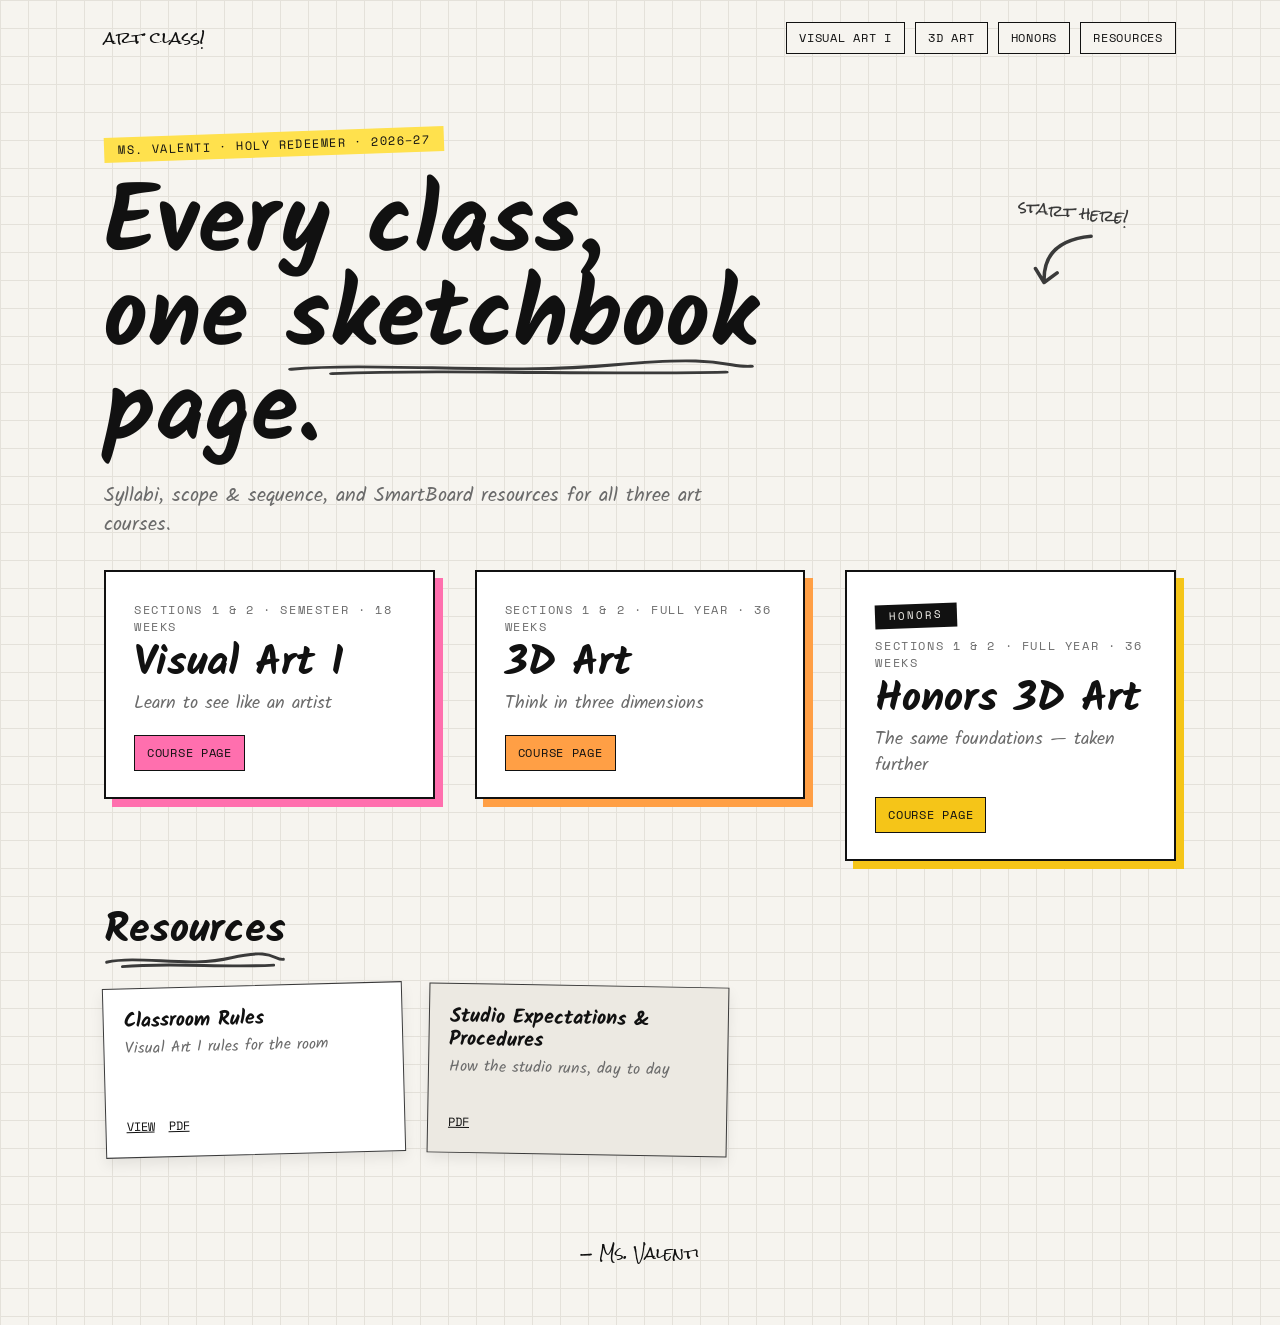
<file: index.html>
<!DOCTYPE html>
<html lang="en">
<head>
<meta charset="UTF-8">
<meta name="viewport" content="width=device-width, initial-scale=1.0">
<title>Art Class — Holy Redeemer</title>
<link rel="preconnect" href="https://fonts.googleapis.com">
<link rel="preconnect" href="https://fonts.gstatic.com" crossorigin>
<link href="https://fonts.googleapis.com/css2?family=Kalam:wght@400;700&family=Space+Mono&family=Rock+Salt&display=swap" rel="stylesheet">
<link rel="stylesheet" href="sketchbook.css">
</head>
<body>

<nav><div class="wrap"><a class="brand" href="#top">art class!</a><ul>
<li><a class="tab" href="#visual-art-i">Visual Art I</a></li>
<li><a class="tab" href="#3d-art">3D Art</a></li>
<li><a class="tab" href="#honors">Honors</a></li>
<li><a class="tab" href="#resources">Resources</a></li></ul></div></nav>

<header class="hero" id="top"><div class="wrap" style="position:relative">
<span class="tape">Ms. Valenti · Holy Redeemer · 2026–27</span>
<h1>Every class,<br>one <em>sketchbook
<svg class="dd" viewBox="0 0 300 30" preserveAspectRatio="none" style="left:0;bottom:-10px;width:100%;height:22px"><path d="M4 18 C 60 8, 140 26, 210 12 S 280 16, 296 14 M30 24 C 110 18, 200 26, 280 22" stroke="#3A3A3A" stroke-width="4"/></svg>
</em> page.</h1>
<p>Syllabi, scope &amp; sequence, and SmartBoard resources for all three art courses.</p>
<div class="note">start here!<svg class="dd" viewBox="0 0 80 60"><path d="M60 4 C 30 10, 14 26, 18 54 M8 42 L18 55 L30 44" stroke="#3A3A3A" stroke-width="3.5"/></svg></div>
</div></header>

<main class="wrap">
<div class="courses three">

<section class="page va" id="visual-art-i">
<div class="tag">Sections 1 &amp; 2 · Semester · 18 weeks</div>
<h2>Visual Art I</h2>
<div class="sub">Learn to see like an artist</div>
<div class="btns"><a class="pop" href="foundations/index.html">Course Page</a></div>
</section>

<section class="page td" id="3d-art">
<div class="tag">Sections 1 &amp; 2 · Full year · 36 weeks</div>
<h2>3D Art</h2>
<div class="sub">Think in three dimensions</div>
<div class="btns"><a class="pop" href="3d-art/index.html">Course Page</a></div>
</section>

<section class="page hn" id="honors">
<div><span class="tape-honors">Honors</span></div>
<div class="tag">Sections 1 &amp; 2 · Full year · 36 weeks</div>
<h2>Honors 3D Art</h2>
<div class="sub">The same foundations — taken further</div>
<div class="btns"><a class="pop" href="honors-3d/index.html">Course Page</a></div>
</section>

</div>

<section class="res" id="resources"><h2>Resources
<svg class="dd" viewBox="0 0 300 30" preserveAspectRatio="none" style="left:0;bottom:-10px;width:100%;height:22px"><path d="M4 18 C 60 8, 140 26, 210 12 S 280 16, 296 14 M30 24 C 110 18, 200 26, 280 22" stroke="#3A3A3A" stroke-width="4"/></svg>
</h2>
<div class="stickies">
<div class="sticky"><b>Classroom Rules</b><span>Visual Art I rules for the room</span><div class="l"><a href="visual_art_i_classroom_rules.html">View</a><a href="Visual_Art_I_Classroom_Rules.pdf" target="_blank">PDF</a></div></div>
<div class="sticky"><b>Studio Expectations &amp; Procedures</b><span>How the studio runs, day to day</span><div class="l"><a href="syllabi/Studio_Expectations_Procedures.pdf" target="_blank">PDF</a></div></div>
</div></section>

</main><footer>— Ms. Valenti</footer></body></html>
</file>
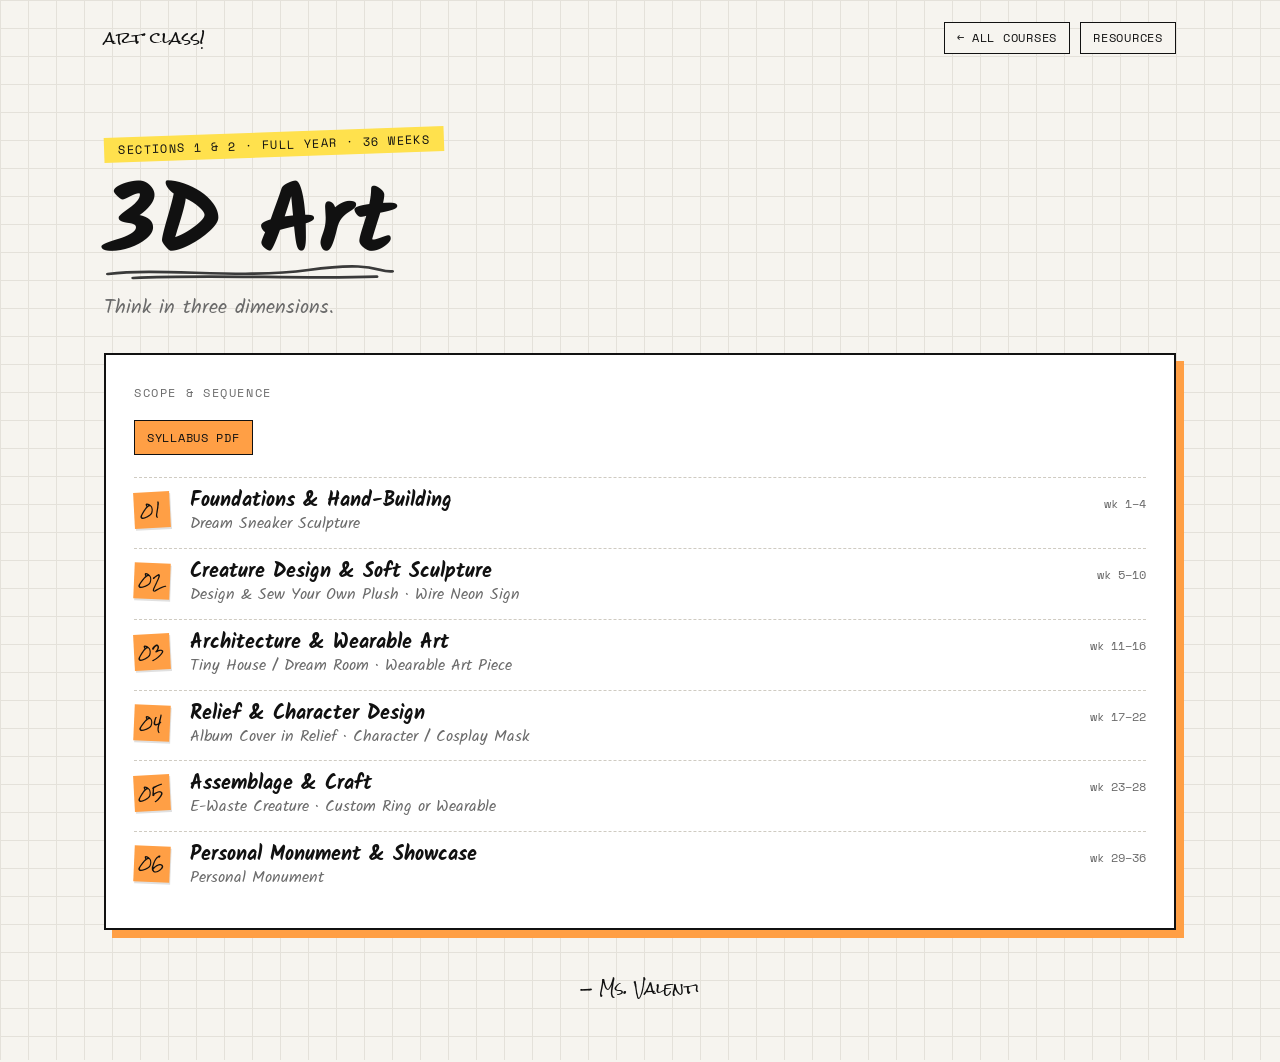
<file: 3d-art-2/index.html>
<!DOCTYPE html>
<html lang="en">
<head>
<meta charset="UTF-8">
<meta name="viewport" content="width=device-width, initial-scale=1.0">
<meta http-equiv="refresh" content="0; url=../3d-art/index.html">
<link rel="canonical" href="../3d-art/index.html">
<title>Moved — 3D Art</title>
<link rel="preconnect" href="https://fonts.googleapis.com">
<link rel="preconnect" href="https://fonts.gstatic.com" crossorigin>
<link href="https://fonts.googleapis.com/css2?family=Kalam:wght@400;700&family=Space+Mono&family=Rock+Salt&display=swap" rel="stylesheet">
<link rel="stylesheet" href="../sketchbook.css">
</head>
<body class="c-orange redirect">
<div class="eyebrow" style="font-family:'Rock Salt',cursive">this page moved</div>
<h1 style="font-weight:700;font-size:2rem">3D Art</h1>
<p>Sections 1 &amp; 2 are the same class, so they now share one page. Taking you there…</p>
<a class="back" href="../3d-art/index.html">Go to 3D Art →</a>
</body>
</html>
</file>
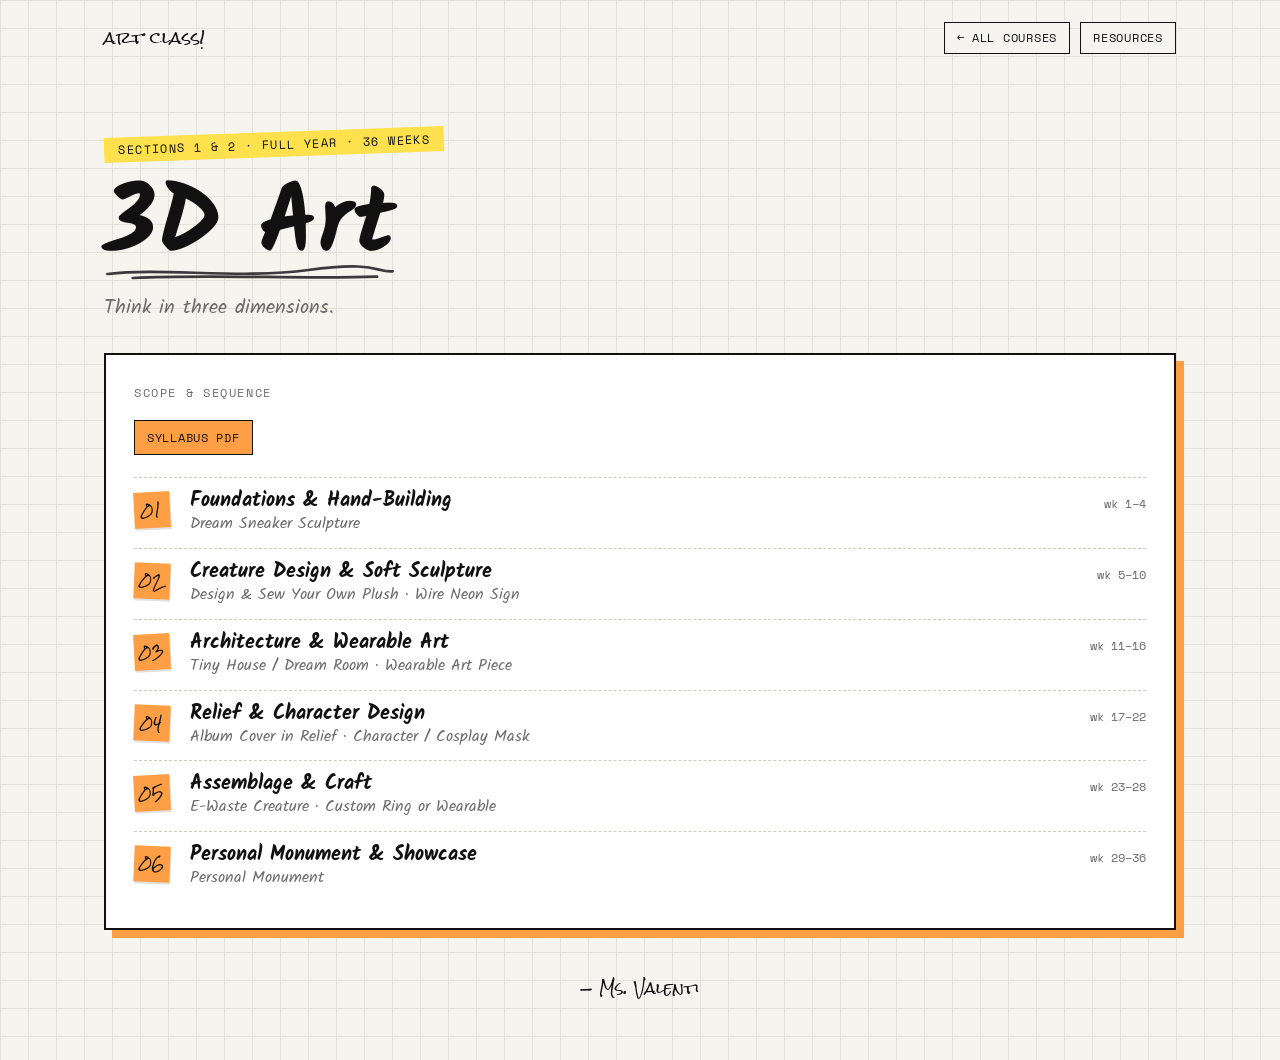
<file: 3d-art/index.html>
<!DOCTYPE html>
<html lang="en">
<head>
<meta charset="UTF-8">
<meta name="viewport" content="width=device-width, initial-scale=1.0">
<title>3D Art — Holy Redeemer</title>
<link rel="preconnect" href="https://fonts.googleapis.com">
<link rel="preconnect" href="https://fonts.gstatic.com" crossorigin>
<link href="https://fonts.googleapis.com/css2?family=Kalam:wght@400;700&family=Space+Mono&family=Rock+Salt&display=swap" rel="stylesheet">
<link rel="stylesheet" href="../sketchbook.css">
</head>
<body class="c-orange">

<nav><div class="wrap"><a class="brand" href="../">art class!</a><ul>
<li><a class="tab" href="../">← All Courses</a></li>
<li><a class="tab" href="../#resources">Resources</a></li></ul></div></nav>

<header class="hero"><div class="wrap" style="position:relative">
<span class="tape">Sections 1 &amp; 2 · Full year · 36 weeks</span>
<h1><em>3D Art<svg class="dd" viewBox="0 0 300 30" preserveAspectRatio="none" style="left:0;bottom:-8px;width:100%;height:20px"><path d="M4 18 C 60 8, 140 26, 210 12 S 280 16, 296 14 M30 24 C 110 18, 200 26, 280 22" stroke="#3A3A3A" stroke-width="4"/></svg></em></h1>
<p>Think in three dimensions.</p>
</div></header>

<main class="wrap">
<section class="page">
<div class="tag">Scope &amp; Sequence</div>
<div class="btns"><a class="pop" href="../syllabi/3D_Art_Syllabus.pdf" target="_blank">Syllabus PDF</a></div>
<ol class="units">
<li><div class="n">01</div><div><h3>Foundations &amp; Hand-Building</h3><div class="p">Dream Sneaker Sculpture</div></div><div class="wk">wk 1–4</div></li>
<li><div class="n">02</div><div><h3>Creature Design &amp; Soft Sculpture</h3><div class="p">Design &amp; Sew Your Own Plush · Wire Neon Sign</div></div><div class="wk">wk 5–10</div></li>
<li><div class="n">03</div><div><h3>Architecture &amp; Wearable Art</h3><div class="p">Tiny House / Dream Room · Wearable Art Piece</div></div><div class="wk">wk 11–16</div></li>
<li><div class="n">04</div><div><h3>Relief &amp; Character Design</h3><div class="p">Album Cover in Relief · Character / Cosplay Mask</div></div><div class="wk">wk 17–22</div></li>
<li><div class="n">05</div><div><h3>Assemblage &amp; Craft</h3><div class="p">E-Waste Creature · Custom Ring or Wearable</div></div><div class="wk">wk 23–28</div></li>
<li><div class="n">06</div><div><h3>Personal Monument &amp; Showcase</h3><div class="p">Personal Monument</div></div><div class="wk">wk 29–36</div></li>
</ol>
</section>
</main>

<footer>— Ms. Valenti</footer>
</body>
</html>
</file>
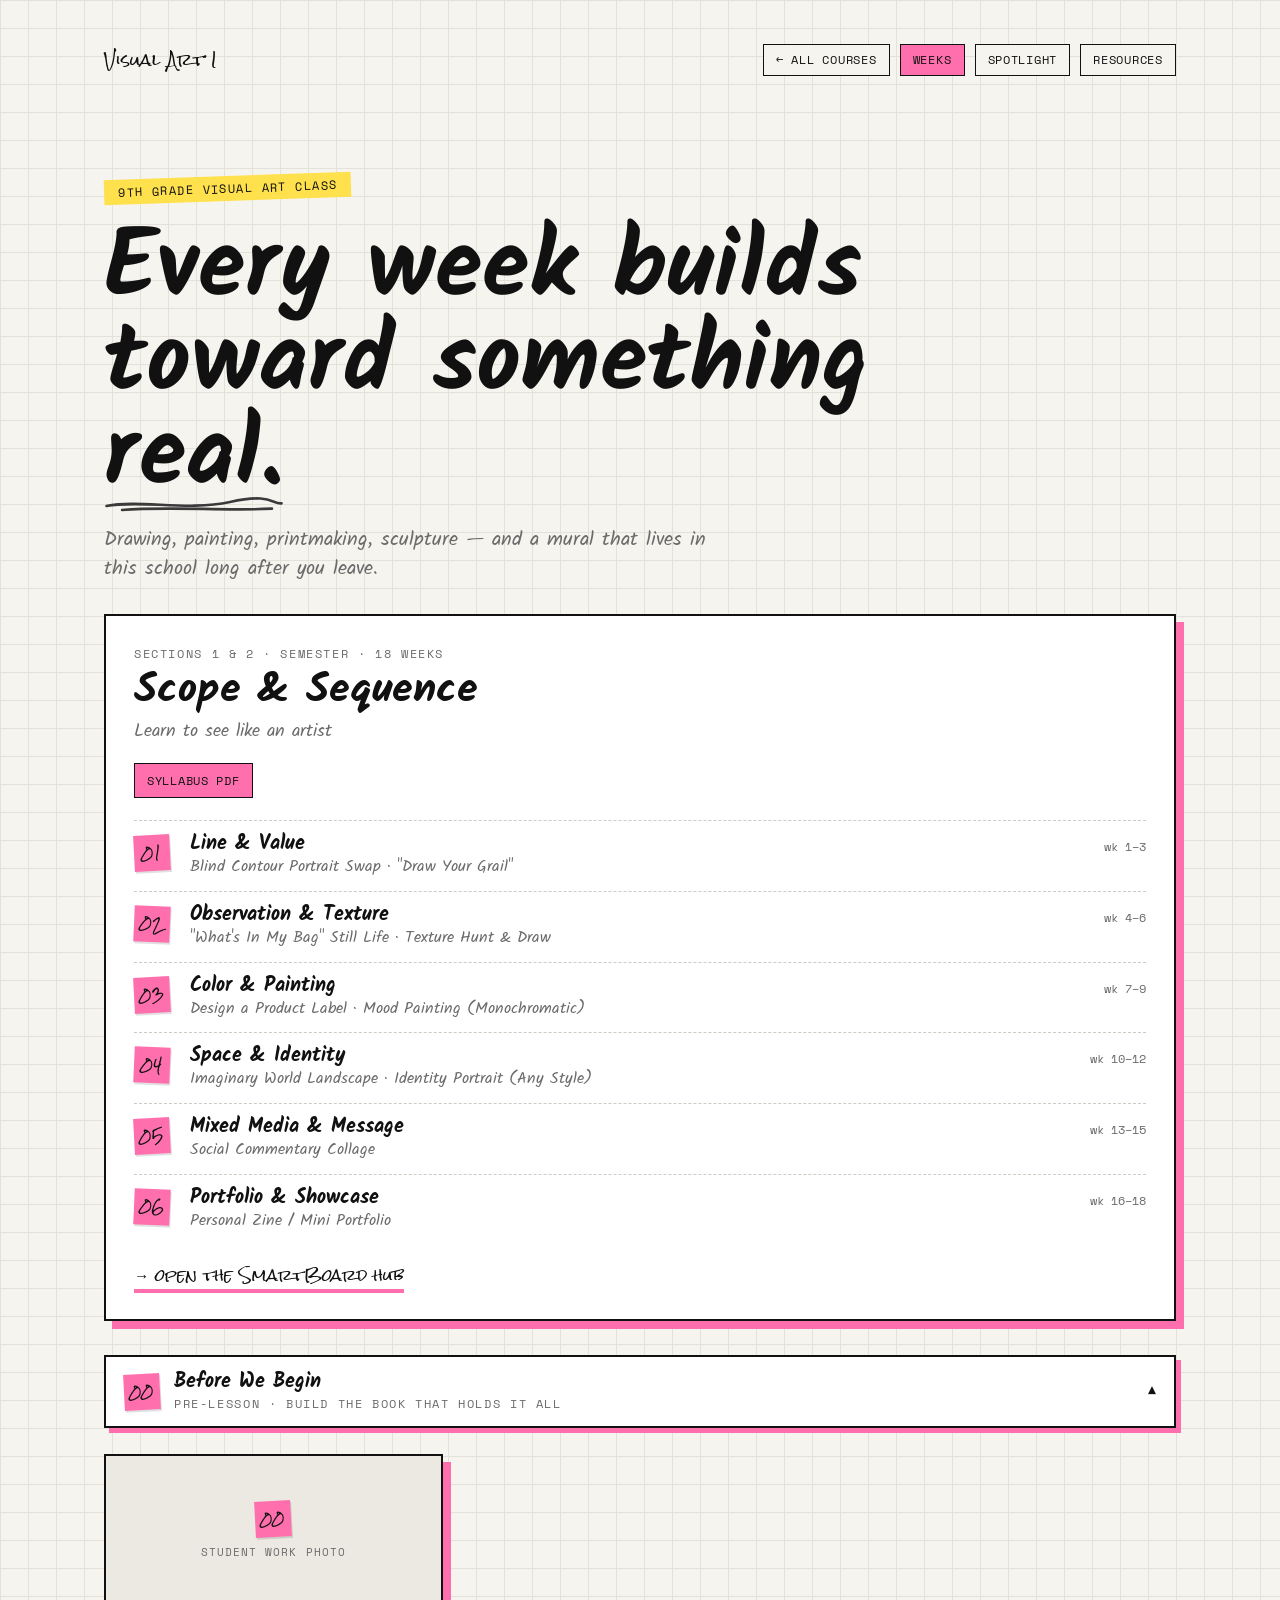
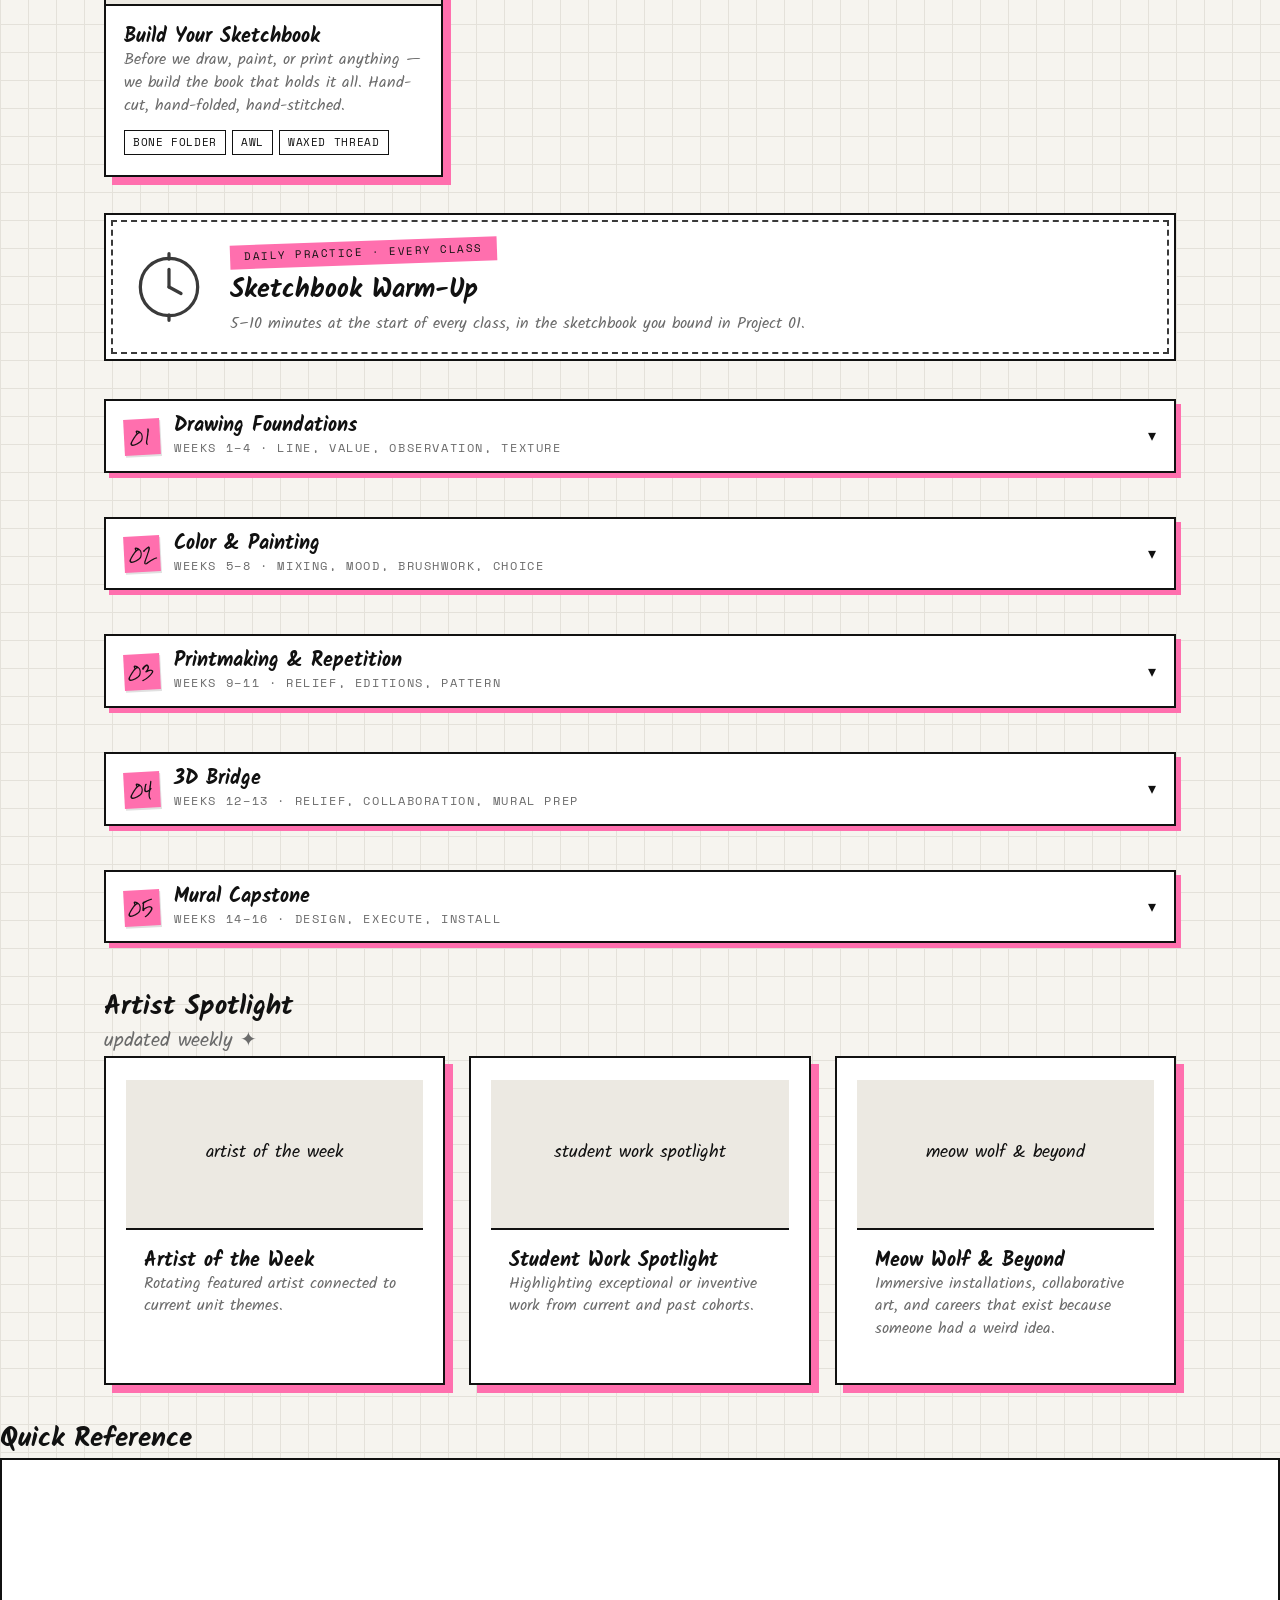
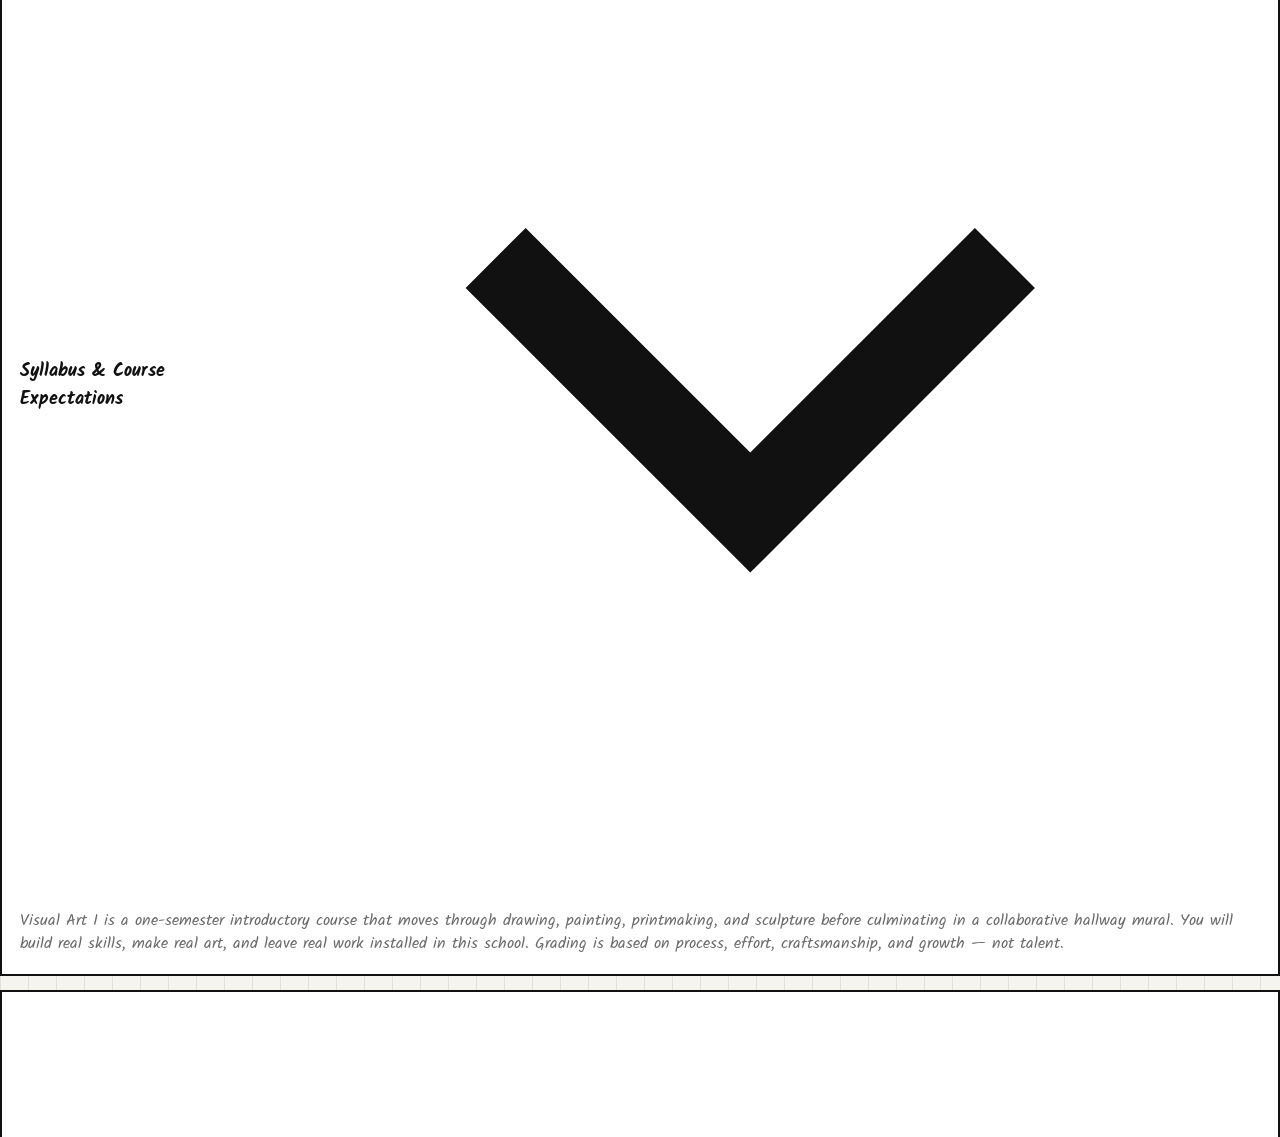
<file: foundations-2/index.html>
<!DOCTYPE html>
<html lang="en">
<head>
<meta charset="UTF-8">
<meta name="viewport" content="width=device-width, initial-scale=1.0">
<meta http-equiv="refresh" content="0; url=../foundations/index.html">
<link rel="canonical" href="../foundations/index.html">
<title>Moved — Visual Art I</title>
<link rel="preconnect" href="https://fonts.googleapis.com">
<link rel="preconnect" href="https://fonts.gstatic.com" crossorigin>
<link href="https://fonts.googleapis.com/css2?family=Kalam:wght@400;700&family=Space+Mono&family=Rock+Salt&display=swap" rel="stylesheet">
<link rel="stylesheet" href="../sketchbook.css">
</head>
<body class="c-pink redirect">
<div class="eyebrow" style="font-family:'Rock Salt',cursive">this page moved</div>
<h1 style="font-weight:700;font-size:2rem">Visual Art I</h1>
<p>Sections 1 &amp; 2 are the same class, so they now share one page. Taking you there…</p>
<a class="back" href="../foundations/index.html">Go to Visual Art I →</a>
</body>
</html>
</file>
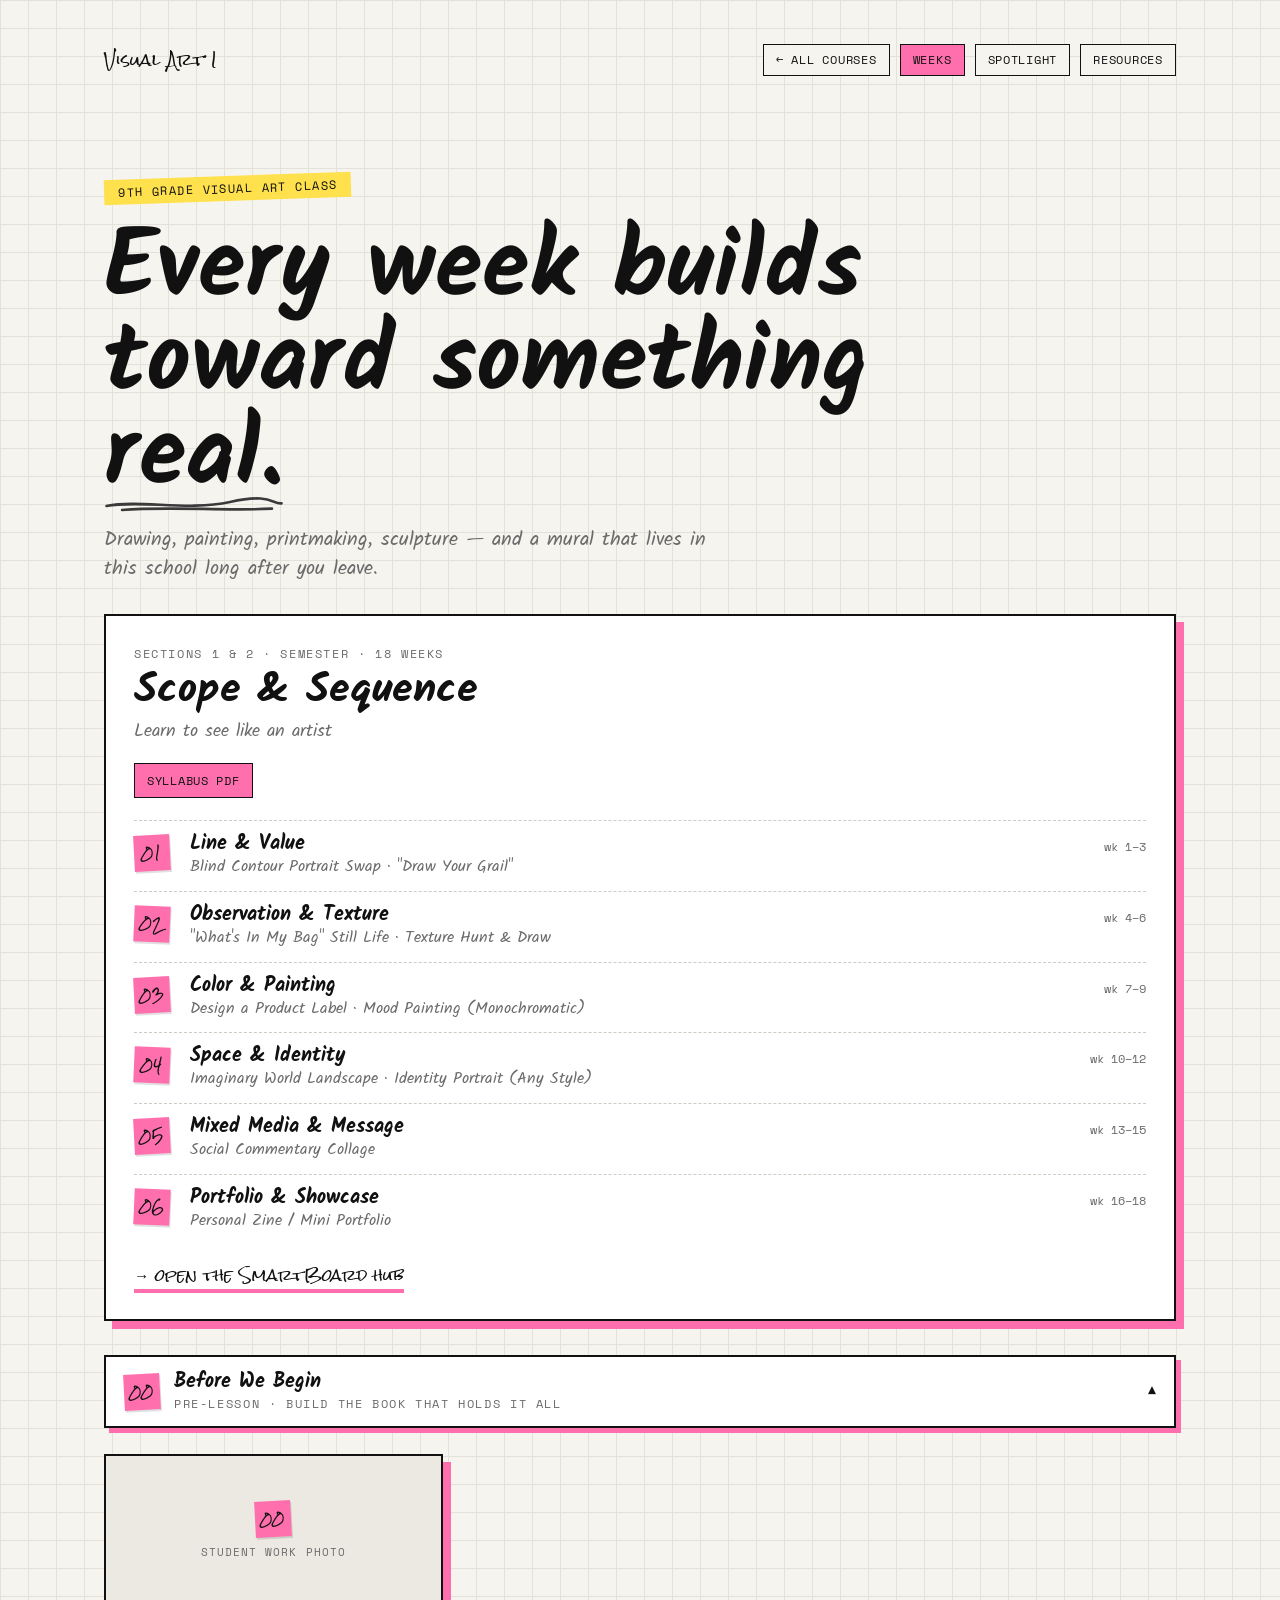
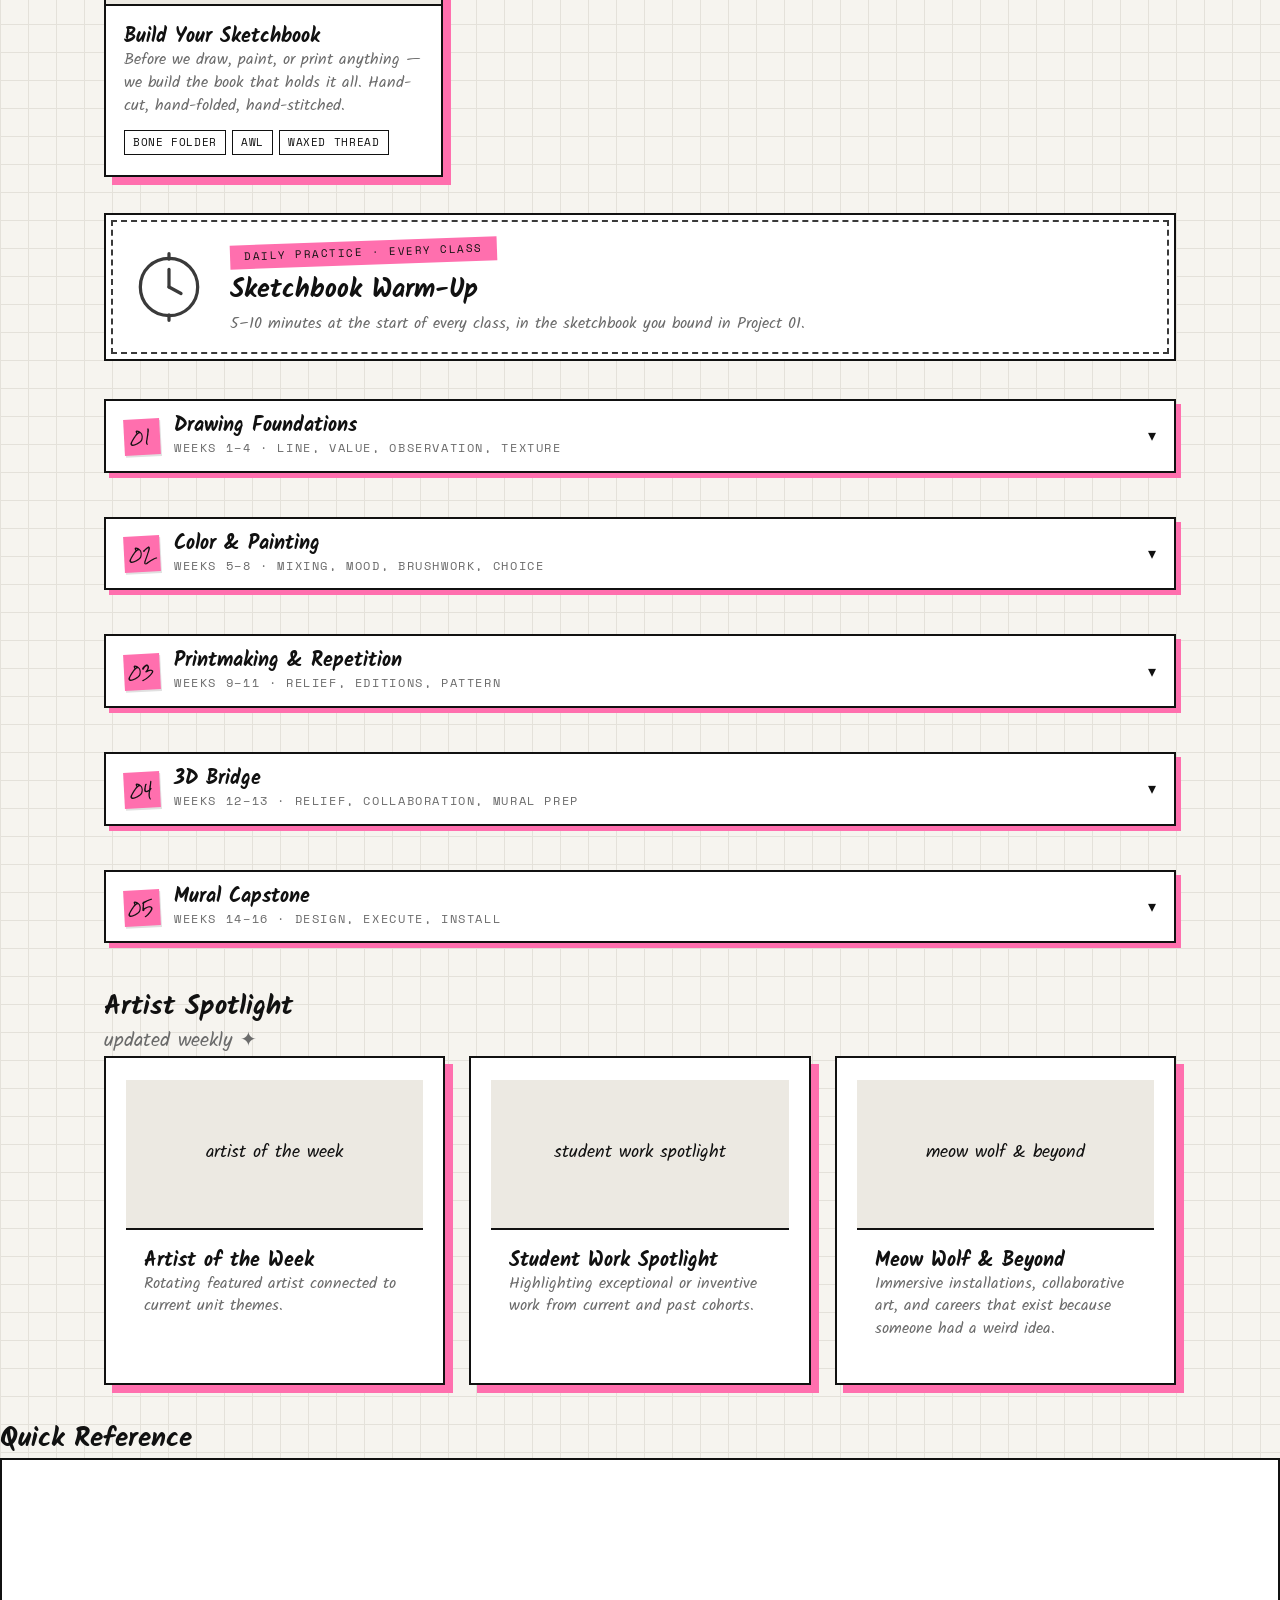
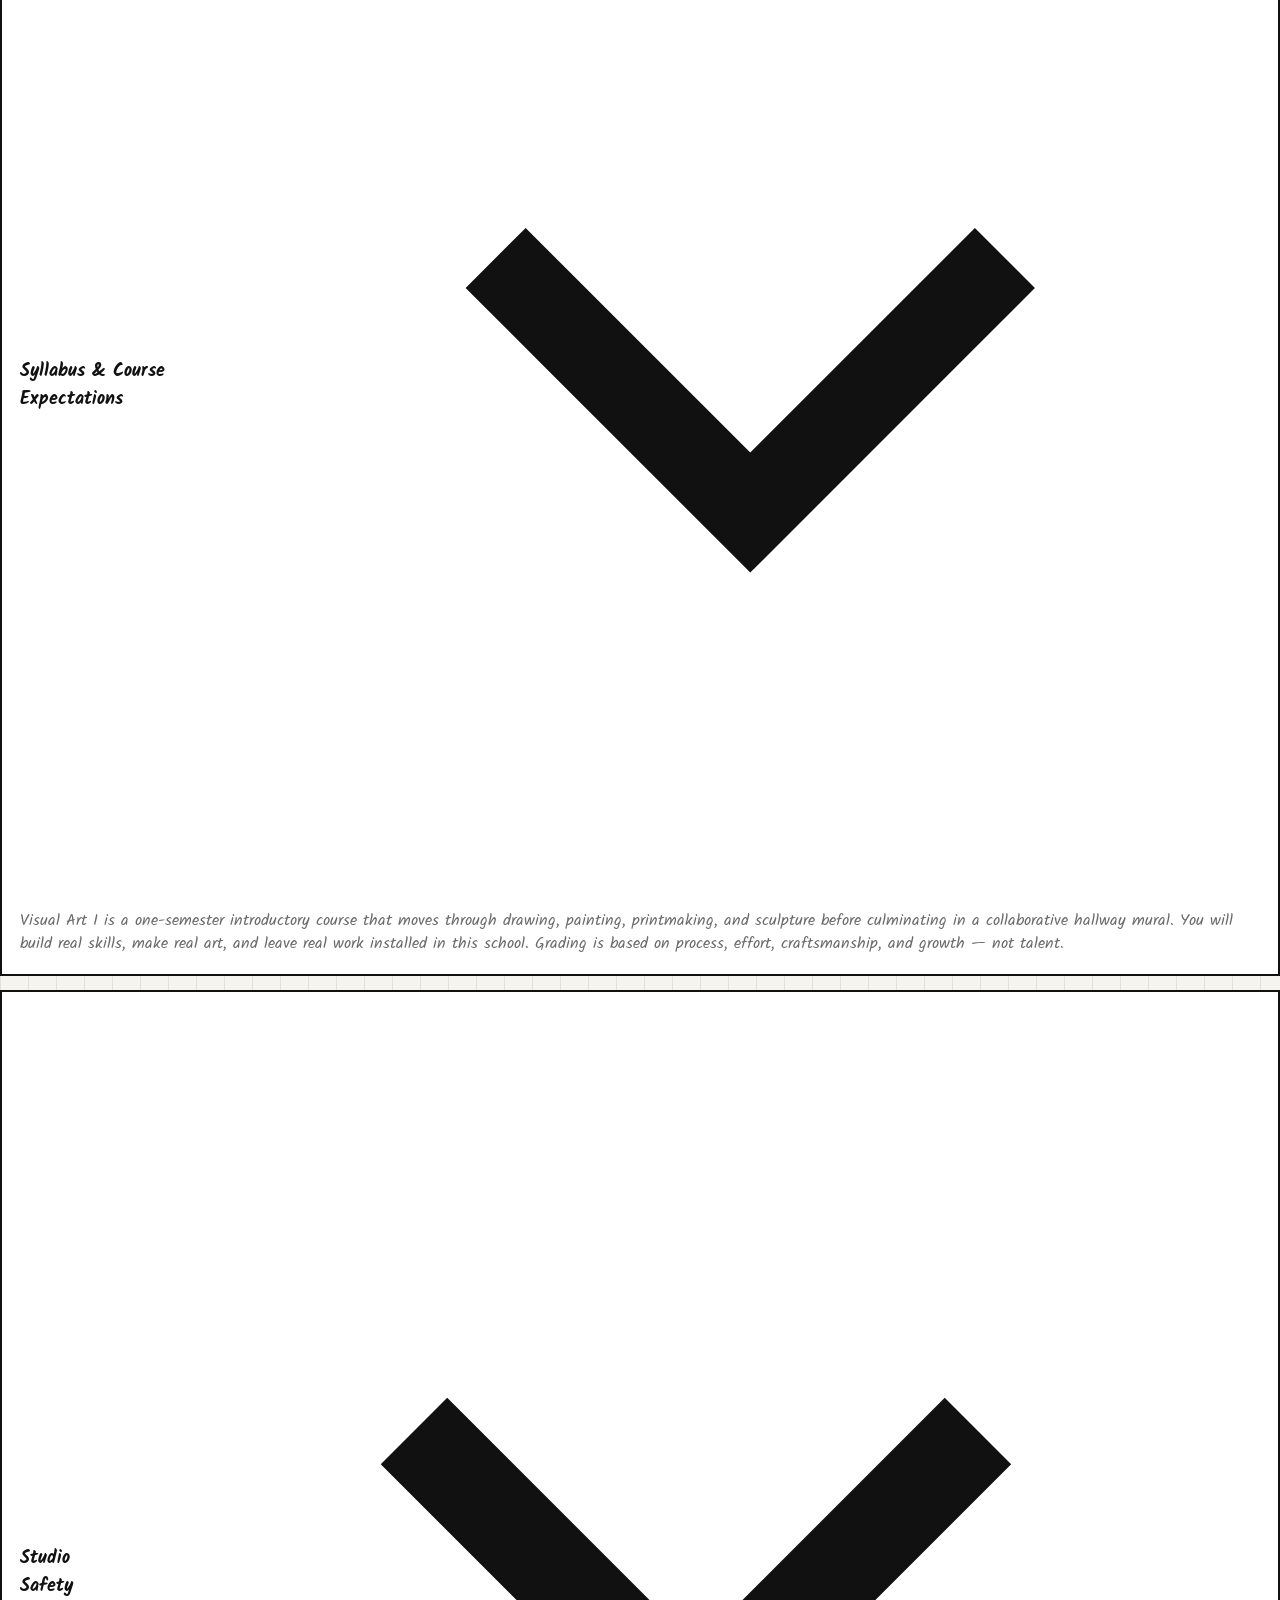
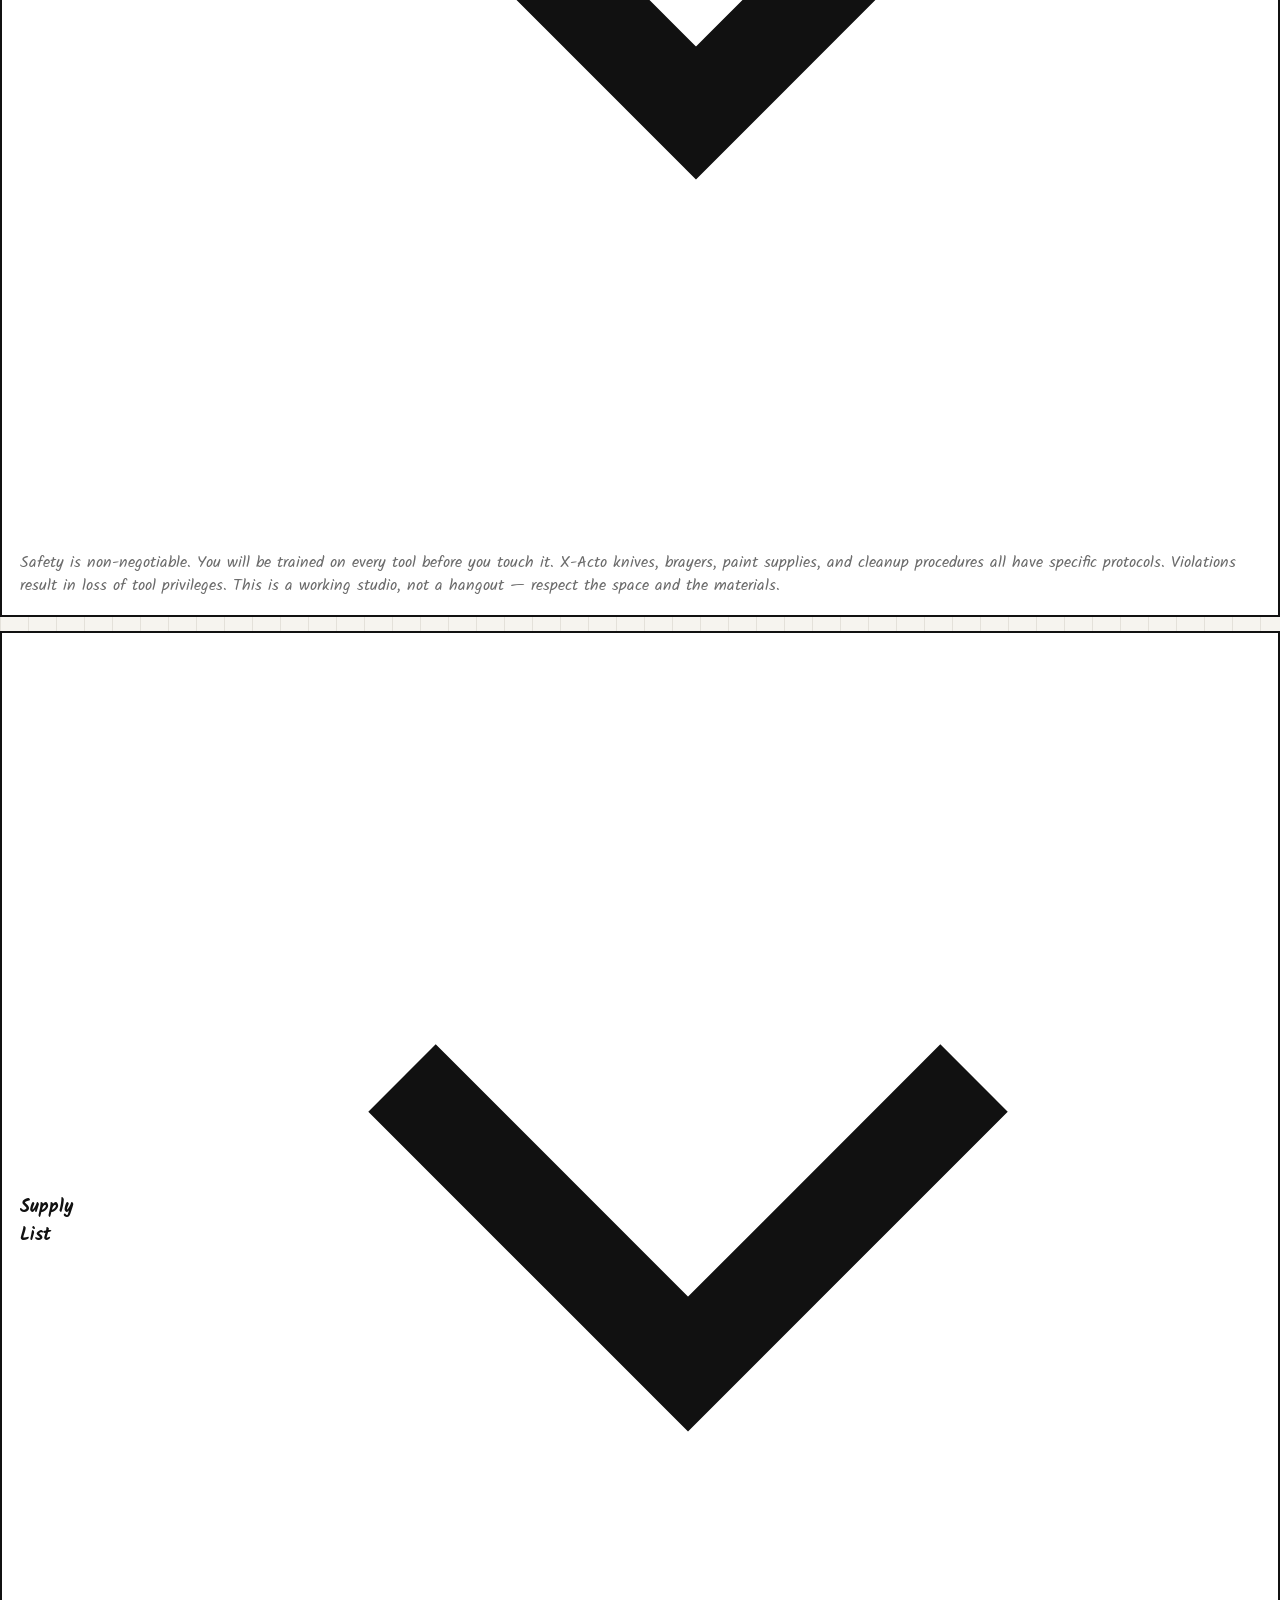
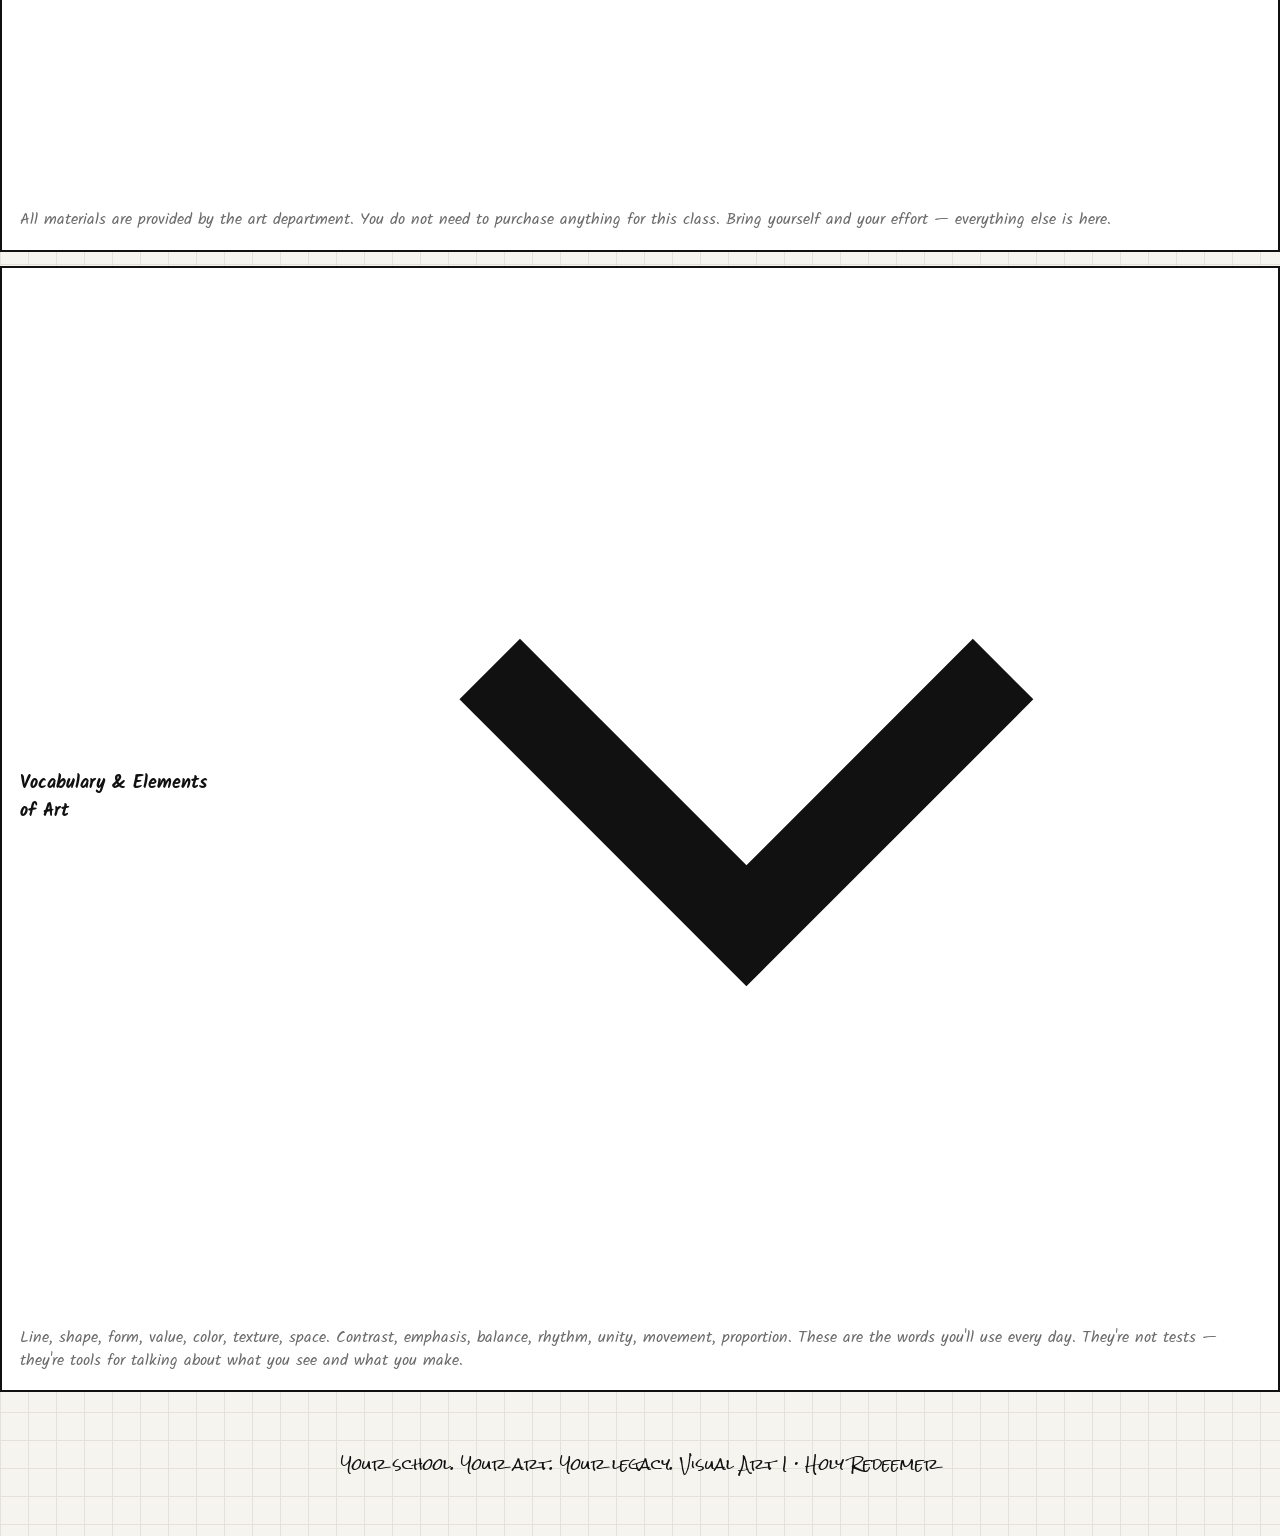
<file: foundations/index.html>
<!DOCTYPE html>
<html lang="en">
<head>
<meta charset="UTF-8">
<meta name="viewport" content="width=device-width, initial-scale=1.0">
<title>Visual Art I — Holy Redeemer</title>
<link rel="preconnect" href="https://fonts.googleapis.com">
<link rel="preconnect" href="https://fonts.gstatic.com" crossorigin>
<link href="https://fonts.googleapis.com/css2?family=Kalam:wght@400;700&family=Space+Mono&family=Rock+Salt&display=swap" rel="stylesheet">
<link rel="stylesheet" href="../sketchbook.css">
</head>
<body class="c-pink">

<header class="site-header">
  <a href="index.html" class="logo">Visual Art <span>I</span></a>
  <nav>
    <ul class="site-nav">
      <li><a href="../">← All Courses</a></li>
      <li><a href="index.html" class="active">Weeks</a></li>
      <li><a href="#">Spotlight</a></li>
      <li><a href="#">Resources</a></li>
    </ul>
  </nav>
</header>

<section class="hero">
  <div class="hero-content">
    <div class="hero-eyebrow">9th Grade Visual Art Class</div>
    <h1>Every week builds toward something <em>real.
<svg class="dd" viewBox="0 0 300 30" preserveAspectRatio="none" style="left:0;bottom:-8px;width:100%;height:20px"><path d="M4 18 C 60 8, 140 26, 210 12 S 280 16, 296 14 M30 24 C 110 18, 200 26, 280 22" stroke="#3A3A3A" stroke-width="4"/></svg>
</em></h1>
    <p>Drawing, painting, printmaking, sculpture — and a mural that lives in this school long after you leave.</p>
  </div>
</section>


<div class="wrap">
<section class="page">
<div class="tag">Sections 1 &amp; 2 · Semester · 18 weeks</div>
<h2>Scope &amp; Sequence</h2>
<div class="sub">Learn to see like an artist</div>
<div class="btns"><a class="pop" href="../syllabi/Visual_Art_I_Syllabus.pdf" target="_blank">Syllabus PDF</a></div>
<ol class="units">
<li><div class="n">01</div><div><h3>Line &amp; Value</h3><div class="p">Blind Contour Portrait Swap · &quot;Draw Your Grail&quot;</div></div><div class="wk">wk 1–3</div></li>
<li><div class="n">02</div><div><h3>Observation &amp; Texture</h3><div class="p">&quot;What&#x27;s In My Bag&quot; Still Life · Texture Hunt &amp; Draw</div></div><div class="wk">wk 4–6</div></li>
<li><div class="n">03</div><div><h3>Color &amp; Painting</h3><div class="p">Design a Product Label · Mood Painting (Monochromatic)</div></div><div class="wk">wk 7–9</div></li>
<li><div class="n">04</div><div><h3>Space &amp; Identity</h3><div class="p">Imaginary World Landscape · Identity Portrait (Any Style)</div></div><div class="wk">wk 10–12</div></li>
<li><div class="n">05</div><div><h3>Mixed Media &amp; Message</h3><div class="p">Social Commentary Collage</div></div><div class="wk">wk 13–15</div></li>
<li><div class="n">06</div><div><h3>Portfolio &amp; Showcase</h3><div class="p">Personal Zine / Mini Portfolio</div></div><div class="wk">wk 16–18</div></li>
</ol>
<a class="hub" href="projects.html">→ open the SmartBoard hub</a>
</section>
</div>

<!-- ═══════════ PRE-LESSON: WEEK 00 ═══════════ -->
<details class="unit-section" open>
  <summary class="unit-header" data-unit="drawing">
    <div class="unit-num">00</div>
    <div class="unit-info">
      <div class="unit-title">Before We Begin</div>
      <div class="unit-range">Pre-Lesson · Build the book that holds it all</div>
    </div>
    <span class="unit-toggle">▾</span>
  </summary>
  <div class="weeks-grid">

    <a href="week-00.html" class="week-card" data-unit="drawing">
      <div class="card-image"><div class="placeholder"><span class="week-big">00</span><span class="placeholder-text">student work photo</span></div></div>
      <div class="card-body">
        <div class="card-title">Build Your Sketchbook</div>
        <div class="card-desc">Before we draw, paint, or print anything — we build the book that holds it all. Hand-cut, hand-folded, hand-stitched.</div>
        <div class="card-tags"><span class="tag">Bone Folder</span><span class="tag">Awl</span><span class="tag">Waxed Thread</span></div>
      </div>
    </a>

  </div>
</details>

<!-- ═══════════ DAILY PRACTICE (not a numbered project) ═══════════ -->
<section class="daily">
  <div class="daily-card">
    <svg class="daily-doodle" viewBox="0 0 80 80" aria-hidden="true">
      <path d="M40 9 C 58 9, 71 23, 71 40 C 71 58, 57 71, 40 71 C 22 71, 9 57, 9 40 C 9 22, 23 9, 40 9"/>
      <path d="M40 40 L40 21"/>
      <path d="M40 40 L53 47"/>
      <path d="M40 4 L40 10 M40 70 L40 76"/>
    </svg>
    <div>
      <span class="daily-tab">Daily Practice · Every Class</span>
      <h3>Sketchbook Warm-Up</h3>
      <p>5–10 minutes at the start of every class, in the sketchbook you bound in Project 01.</p>
    </div>
  </div>
</section>

<!-- ═══════════ UNIT 1: DRAWING ═══════════ -->
<details class="unit-section">
  <summary class="unit-header" data-unit="drawing">
    <div class="unit-num">01</div>
    <div class="unit-info">
      <div class="unit-title">Drawing Foundations</div>
      <div class="unit-range">Weeks 1–4 · Line, value, observation, texture</div>
    </div>
    <span class="unit-toggle">▾</span>
  </summary>
  <div class="lessons">

    <details class="lesson" data-unit="drawing">
      <summary class="lesson-head"><span class="lesson-num">01</span><span class="lesson-title">Mark-Making &amp; Line</span><span class="lesson-toggle">▾</span></summary>
      <div class="lesson-body">
        <div class="card-image"><div class="placeholder"><span class="week-big">01</span><span class="placeholder-text">student work photo</span></div></div>
        <div class="card-desc">Blind contour portraits of each other, continuous line, timed rounds. Everyone's drawing looks weird — that's the point.</div>
        <div class="card-tags"><span class="tag">Line</span><span class="tag">Contour</span><span class="tag">Timed Rounds</span></div>
      </div>
    </details>

    <details class="lesson" data-unit="drawing">
      <summary class="lesson-head"><span class="lesson-num">02</span><span class="lesson-title">Shape &amp; Value</span><span class="lesson-toggle">▾</span></summary>
      <div class="lesson-body">
        <div class="card-image"><div class="placeholder"><span class="week-big">02</span><span class="placeholder-text">student work photo</span></div></div>
        <div class="card-desc">Sneakers under dramatic lighting. Shoes off your feet, lamp on the table, pencil in your hand.</div>
        <div class="card-tags"><span class="tag">Value Scale</span><span class="tag">Light &amp; Shadow</span><span class="tag">Observation</span></div>
        <a class="deck-link" href="../intro-to-value/index.html">→ Intro to Value slideshow</a>
      </div>
    </details>

    <details class="lesson" data-unit="drawing">
      <summary class="lesson-head"><span class="lesson-num">03</span><span class="lesson-title">Observational Still Life</span><span class="lesson-toggle">▾</span></summary>
      <div class="lesson-body">
        <div class="card-image"><div class="placeholder"><span class="week-big">03</span><span class="placeholder-text">student work photo</span></div></div>
        <div class="card-desc">A self-portrait made of objects. Empty your pockets — earbuds, keys, gum — and draw what you carry through the world.</div>
        <div class="card-tags"><span class="tag">Still Life</span><span class="tag">Composition</span><span class="tag">Personal Objects</span></div>
      </div>
    </details>

    <details class="lesson" data-unit="drawing">
      <summary class="lesson-head"><span class="lesson-num">04</span><span class="lesson-title">Texture &amp; Expression</span><span class="lesson-toggle">▾</span></summary>
      <div class="lesson-body">
        <div class="card-image"><div class="placeholder"><span class="week-big">04</span><span class="placeholder-text">student work photo</span></div></div>
        <div class="card-desc">Scavenger hunt the school for textures, then redraw something from your world in a style that breaks the rules.</div>
        <div class="card-tags"><span class="tag">Texture</span><span class="tag">Frottage</span><span class="tag">Student Choice</span></div>
      </div>
    </details>

  </div>
</details>

<!-- ═══════════ UNIT 2: PAINTING ═══════════ -->
<details class="unit-section">
  <summary class="unit-header" data-unit="painting">
    <div class="unit-num">02</div>
    <div class="unit-info">
      <div class="unit-title">Color &amp; Painting</div>
      <div class="unit-range">Weeks 5–8 · Mixing, mood, brushwork, choice</div>
    </div>
    <span class="unit-toggle">▾</span>
  </summary>
  <div class="lessons">

    <details class="lesson" data-unit="painting">
      <summary class="lesson-head"><span class="lesson-num">05</span><span class="lesson-title">Color Theory: Mix to Match</span><span class="lesson-toggle">▾</span></summary>
      <div class="lesson-body">
        <div class="card-image"><div class="placeholder"><span class="week-big">05</span><span class="placeholder-text">student work photo</span></div></div>
        <div class="card-desc">No color wheel worksheets. Mix to match your own skin tone, a snack wrapper, or a sneaker colorway.</div>
        <div class="card-tags"><span class="tag">Color Mixing</span><span class="tag">Color Theory</span><span class="tag">Primary Colors</span></div>
      </div>
    </details>

    <details class="lesson" data-unit="painting">
      <summary class="lesson-head"><span class="lesson-num">06</span><span class="lesson-title">Color Relationships &amp; Mood</span><span class="lesson-toggle">▾</span></summary>
      <div class="lesson-body">
        <div class="card-image"><div class="placeholder"><span class="week-big">06</span><span class="placeholder-text">student work photo</span></div></div>
        <div class="card-desc">Same image, three palettes — warm, cool, complementary. Color carries feeling. Album cover framing works great here.</div>
        <div class="card-tags"><span class="tag">Warm &amp; Cool</span><span class="tag">Complementary</span><span class="tag">Mood</span></div>
      </div>
    </details>

    <details class="lesson" data-unit="painting">
      <summary class="lesson-head"><span class="lesson-num">07</span><span class="lesson-title">Brushwork &amp; Scale</span><span class="lesson-toggle">▾</span></summary>
      <div class="lesson-body">
        <div class="card-image"><div class="placeholder"><span class="week-big">07</span><span class="placeholder-text">student work photo</span></div></div>
        <div class="card-desc">Go big, go loose. Large-format expressive painting where the mark itself is the subject.</div>
        <div class="card-tags"><span class="tag">Brushwork</span><span class="tag">Large Format</span><span class="tag">Expression</span></div>
      </div>
    </details>

    <details class="lesson" data-unit="painting">
      <summary class="lesson-head"><span class="lesson-num">08</span><span class="lesson-title">Color Remix Project</span><span class="lesson-toggle">▾</span></summary>
      <div class="lesson-body">
        <div class="card-image"><div class="placeholder"><span class="week-big">08</span><span class="placeholder-text">student work photo</span></div></div>
        <div class="card-desc">Reimagine a logo, product, or space you know in a completely different palette. Your choice, your colors.</div>
        <div class="card-tags"><span class="tag">Student Choice</span><span class="tag">Design Thinking</span><span class="tag">Application</span></div>
      </div>
    </details>

  </div>
</details>

<!-- ═══════════ UNIT 3: PRINTMAKING ═══════════ -->
<details class="unit-section">
  <summary class="unit-header" data-unit="printmaking">
    <div class="unit-num">03</div>
    <div class="unit-info">
      <div class="unit-title">Printmaking &amp; Repetition</div>
      <div class="unit-range">Weeks 9–11 · Relief, editions, pattern</div>
    </div>
    <span class="unit-toggle">▾</span>
  </summary>
  <div class="lessons">

    <details class="lesson" data-unit="printmaking">
      <summary class="lesson-head"><span class="lesson-num">09</span><span class="lesson-title">Relief Printing: Personal Icon</span><span class="lesson-toggle">▾</span></summary>
      <div class="lesson-body">
        <div class="card-image"><div class="placeholder"><span class="week-big">09</span><span class="placeholder-text">student work photo</span></div></div>
        <div class="card-desc">Design a personal symbol, carve it into foam, and pull prints in multiple colors. Something you'd put on a sticker.</div>
        <div class="card-tags"><span class="tag">Relief</span><span class="tag">Foam Plate</span><span class="tag">Symbol Design</span></div>
      </div>
    </details>

    <details class="lesson" data-unit="printmaking">
      <summary class="lesson-head"><span class="lesson-num">10</span><span class="lesson-title">Editions &amp; Layering</span><span class="lesson-toggle">▾</span></summary>
      <div class="lesson-body">
        <div class="card-image"><div class="placeholder"><span class="week-big">10</span><span class="placeholder-text">student work photo</span></div></div>
        <div class="card-desc">Two-color prints and registration. Repetition isn't just repetition — it's a design tool.</div>
        <div class="card-tags"><span class="tag">Two-Color</span><span class="tag">Registration</span><span class="tag">Editions</span></div>
      </div>
    </details>

    <details class="lesson" data-unit="printmaking">
      <summary class="lesson-head"><span class="lesson-num">11</span><span class="lesson-title">Pattern &amp; Scale</span><span class="lesson-toggle">▾</span></summary>
      <div class="lesson-body">
        <div class="card-image"><div class="placeholder"><span class="week-big">11</span><span class="placeholder-text">student work photo</span></div></div>
        <div class="card-desc">Turn your icon into a repeating pattern — wrapping paper, fabric, a wall. One small carve becomes something big.</div>
        <div class="card-tags"><span class="tag">Pattern</span><span class="tag">Repetition</span><span class="tag">Surface Design</span></div>
      </div>
    </details>

  </div>
</details>

<!-- ═══════════ UNIT 4: 3D BRIDGE ═══════════ -->
<details class="unit-section">
  <summary class="unit-header" data-unit="threed">
    <div class="unit-num">04</div>
    <div class="unit-info">
      <div class="unit-title">3D Bridge</div>
      <div class="unit-range">Weeks 12–13 · Relief, collaboration, mural prep</div>
    </div>
    <span class="unit-toggle">▾</span>
  </summary>
  <div class="lessons">

    <details class="lesson" data-unit="threed">
      <summary class="lesson-head"><span class="lesson-num">12</span><span class="lesson-title">Paper &amp; Cardboard Relief</span><span class="lesson-toggle">▾</span></summary>
      <div class="lesson-body">
        <div class="card-image"><div class="placeholder"><span class="week-big">12</span><span class="placeholder-text">student work photo</span></div></div>
        <div class="card-desc">Cut, score, fold, layer. Build off a flat surface and learn that flat and 3D aren't separate worlds.</div>
        <div class="card-tags"><span class="tag">Relief</span><span class="tag">Paper Sculpture</span><span class="tag">Scoring</span></div>
      </div>
    </details>

    <details class="lesson" data-unit="threed">
      <summary class="lesson-head"><span class="lesson-num">13</span><span class="lesson-title">Collaborative Build</span><span class="lesson-toggle">▾</span></summary>
      <div class="lesson-body">
        <div class="card-image"><div class="placeholder"><span class="week-big">13</span><span class="placeholder-text">student work photo</span></div></div>
        <div class="card-desc">Small groups, one connected structure. Practice negotiating a shared design — the exact skill you need for the mural.</div>
        <div class="card-tags"><span class="tag">Collaboration</span><span class="tag">Construction</span><span class="tag">Group Work</span></div>
      </div>
    </details>

  </div>
</details>

<!-- ═══════════ UNIT 5: CAPSTONE ═══════════ -->
<details class="unit-section">
  <summary class="unit-header" data-unit="capstone">
    <div class="unit-num">05</div>
    <div class="unit-info">
      <div class="unit-title">Mural Capstone</div>
      <div class="unit-range">Weeks 14–16 · Design, execute, install</div>
    </div>
    <span class="unit-toggle">▾</span>
  </summary>
  <div class="lessons">

    <details class="lesson" data-unit="capstone">
      <summary class="lesson-head"><span class="lesson-num">14</span><span class="lesson-title">Design &amp; Pitch</span><span class="lesson-toggle">▾</span></summary>
      <div class="lesson-body">
        <div class="card-image"><div class="placeholder"><span class="week-big">14</span><span class="placeholder-text">student work photo</span></div></div>
        <div class="card-desc">Teams develop panel concepts, then pitch to the class. Your idea gets taken seriously. Everything you learned shows up here.</div>
        <div class="card-tags"><span class="tag">Planning</span><span class="tag">Pitching</span><span class="tag">Teamwork</span></div>
      </div>
    </details>

    <details class="lesson" data-unit="capstone">
      <summary class="lesson-head"><span class="lesson-num">15</span><span class="lesson-title">Transfer &amp; Block-In</span><span class="lesson-toggle">▾</span></summary>
      <div class="lesson-body">
        <div class="card-image"><div class="placeholder"><span class="week-big">15</span><span class="placeholder-text">student work photo</span></div></div>
        <div class="card-desc">Drawing onto the panel and laying in big shapes. Scale is a whole different beast — this is where you find out.</div>
        <div class="card-tags"><span class="tag">Scale</span><span class="tag">Transfer</span><span class="tag">Base Color</span></div>
      </div>
    </details>

    <details class="lesson" data-unit="capstone">
      <summary class="lesson-head"><span class="lesson-num">16</span><span class="lesson-title">Detail, Finishing &amp; Installation</span><span class="lesson-toggle">▾</span></summary>
      <div class="lesson-body">
        <div class="card-image"><div class="placeholder"><span class="week-big">16</span><span class="placeholder-text">student work photo</span></div></div>
        <div class="card-desc">Refine, photograph, carry it out, hang it up. This goes in the hallway. This is your legacy.</div>
        <div class="card-tags"><span class="tag">Finishing</span><span class="tag">Installation</span><span class="tag">Exhibition</span></div>
      </div>
    </details>

  </div>
</details>

<!-- ── Spotlight ── -->
<section class="spotlight">
  <div class="spotlight-header">
    <h2>Artist Spotlight</h2>
    <span class="subtitle">updated weekly ✦</span>
  </div>
  <div class="spotlight-rail">
    <div class="spotlight-card">
      <div class="card-image"><div class="placeholder">artist of the week</div></div>
      <div class="card-body">
        <div class="card-title">Artist of the Week</div>
        <div class="card-desc">Rotating featured artist connected to current unit themes.</div>
      </div>
    </div>
    <div class="spotlight-card">
      <div class="card-image"><div class="placeholder">student work spotlight</div></div>
      <div class="card-body">
        <div class="card-title">Student Work Spotlight</div>
        <div class="card-desc">Highlighting exceptional or inventive work from current and past cohorts.</div>
      </div>
    </div>
    <div class="spotlight-card">
      <div class="card-image"><div class="placeholder">meow wolf &amp; beyond</div></div>
      <div class="card-body">
        <div class="card-title">Meow Wolf &amp; Beyond</div>
        <div class="card-desc">Immersive installations, collaborative art, and careers that exist because someone had a weird idea.</div>
      </div>
    </div>
  </div>
</section>

<!-- ── Resources ── -->
<section class="resources">
  <h2>Quick Reference</h2>

  <div class="accordion-item">
    <button class="accordion-trigger" onclick="this.parentElement.classList.toggle('open')">
      Syllabus &amp; Course Expectations
      <svg class="chevron" viewBox="0 0 24 24" fill="none" stroke="currentColor" stroke-width="2"><polyline points="6 9 12 15 18 9"></polyline></svg>
    </button>
    <div class="accordion-content">
      <p>Visual Art I is a one-semester introductory course that moves through drawing, painting, printmaking, and sculpture before culminating in a collaborative hallway mural. You will build real skills, make real art, and leave real work installed in this school. Grading is based on process, effort, craftsmanship, and growth — not talent.</p>
    </div>
  </div>

  <div class="accordion-item">
    <button class="accordion-trigger" onclick="this.parentElement.classList.toggle('open')">
      Studio Safety
      <svg class="chevron" viewBox="0 0 24 24" fill="none" stroke="currentColor" stroke-width="2"><polyline points="6 9 12 15 18 9"></polyline></svg>
    </button>
    <div class="accordion-content">
      <p>Safety is non-negotiable. You will be trained on every tool before you touch it. X-Acto knives, brayers, paint supplies, and cleanup procedures all have specific protocols. Violations result in loss of tool privileges. This is a working studio, not a hangout — respect the space and the materials.</p>
    </div>
  </div>

  <div class="accordion-item">
    <button class="accordion-trigger" onclick="this.parentElement.classList.toggle('open')">
      Supply List
      <svg class="chevron" viewBox="0 0 24 24" fill="none" stroke="currentColor" stroke-width="2"><polyline points="6 9 12 15 18 9"></polyline></svg>
    </button>
    <div class="accordion-content">
      <p>All materials are provided by the art department. You do not need to purchase anything for this class. Bring yourself and your effort — everything else is here.</p>
    </div>
  </div>

  <div class="accordion-item">
    <button class="accordion-trigger" onclick="this.parentElement.classList.toggle('open')">
      Vocabulary &amp; Elements of Art
      <svg class="chevron" viewBox="0 0 24 24" fill="none" stroke="currentColor" stroke-width="2"><polyline points="6 9 12 15 18 9"></polyline></svg>
    </button>
    <div class="accordion-content">
      <p>Line, shape, form, value, color, texture, space. Contrast, emphasis, balance, rhythm, unity, movement, proportion. These are the words you'll use every day. They're not tests — they're tools for talking about what you see and what you make.</p>
    </div>
  </div>
</section>

<footer class="site-footer">
  <span class="footer-mark">Your school. Your art. Your legacy.</span>
  Visual Art I · Holy Redeemer
</footer>

</body>
</html>
</file>
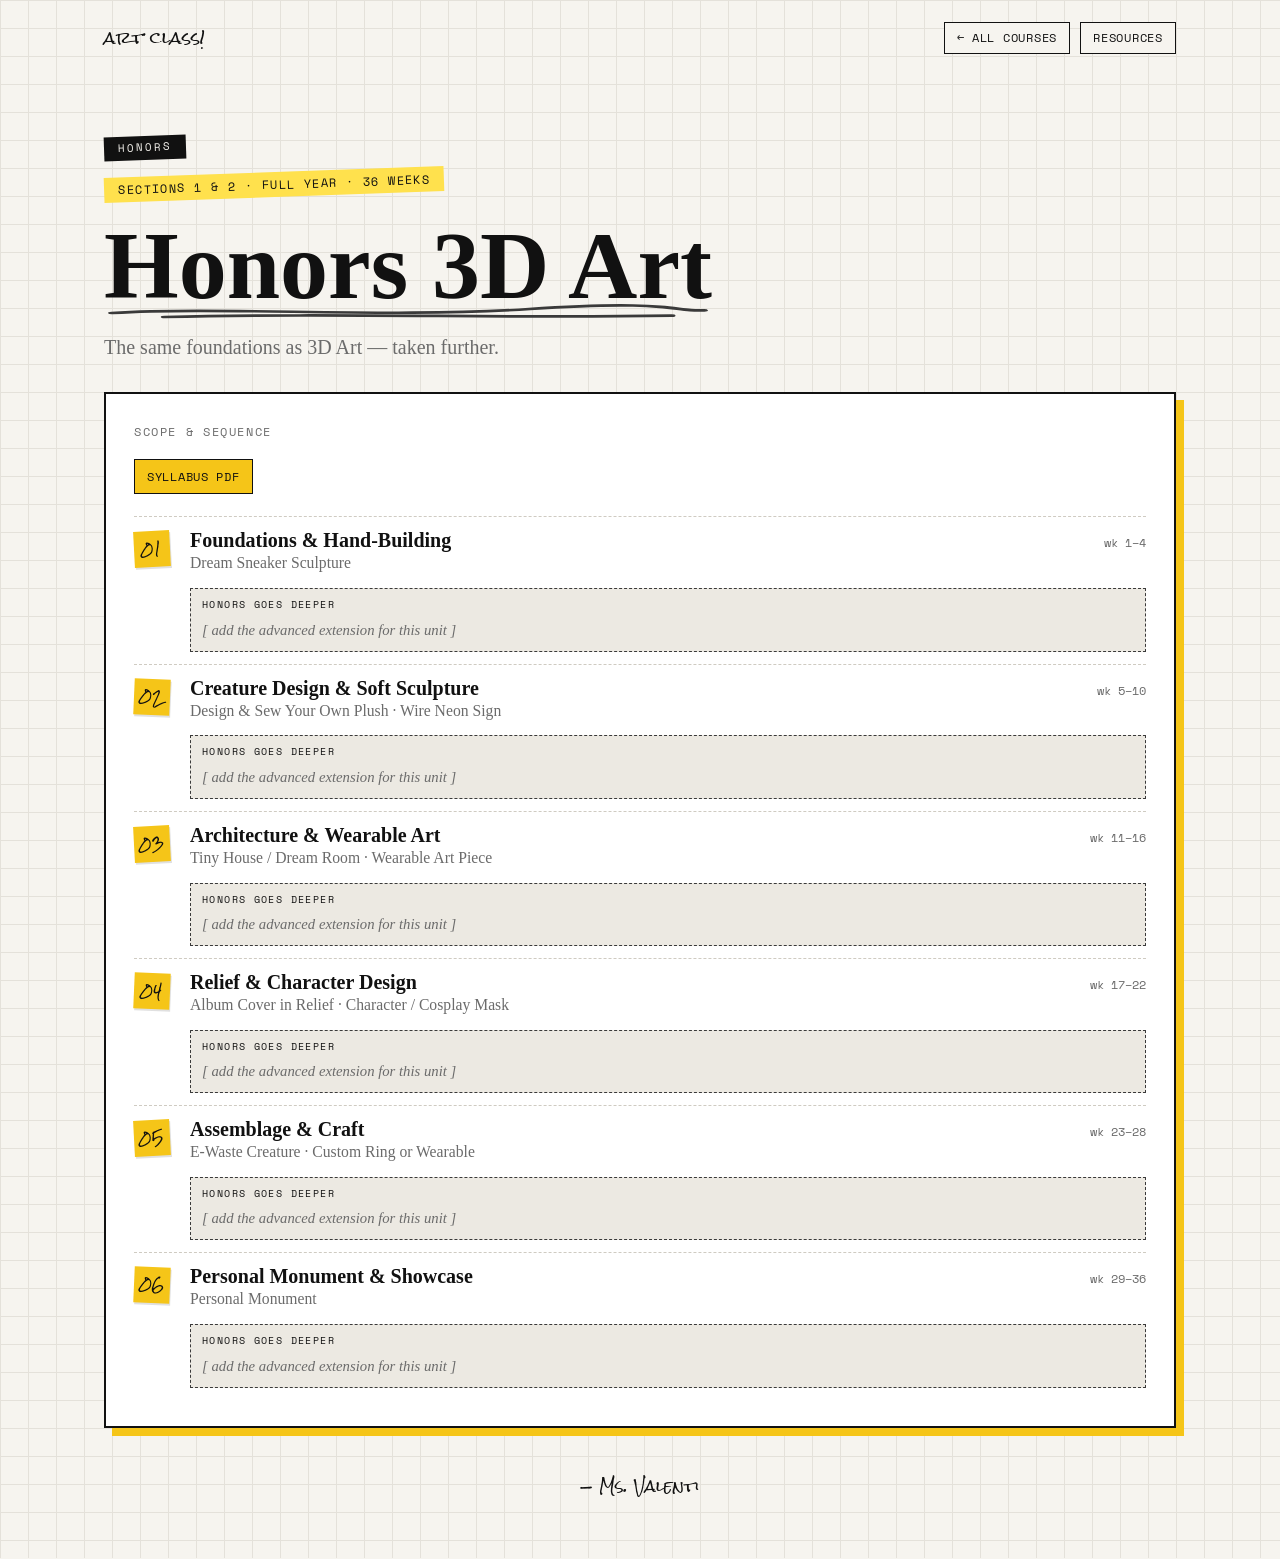
<file: honors-3d-2/index.html>
<!DOCTYPE html>
<html lang="en">
<head>
<meta charset="UTF-8">
<meta name="viewport" content="width=device-width, initial-scale=1.0">
<meta http-equiv="refresh" content="0; url=../honors-3d/index.html">
<link rel="canonical" href="../honors-3d/index.html">
<title>Moved — Honors 3D Art</title>
<link rel="preconnect" href="https://fonts.googleapis.com">
<link rel="preconnect" href="https://fonts.gstatic.com" crossorigin>
<link href="https://fonts.googleapis.com/css2?family=Kalam:wght@400;700&family=Space+Mono&family=Rock+Salt&display=swap" rel="stylesheet">
<link rel="stylesheet" href="../sketchbook.css">
</head>
<body class="c-honors redirect">
<div class="eyebrow" style="font-family:'Rock Salt',cursive">this page moved</div>
<h1 style="font-weight:700;font-size:2rem">Honors 3D Art</h1>
<p>Sections 1 &amp; 2 are the same class, so they now share one page. Taking you there…</p>
<a class="back" href="../honors-3d/index.html">Go to Honors 3D Art →</a>
</body>
</html>
</file>
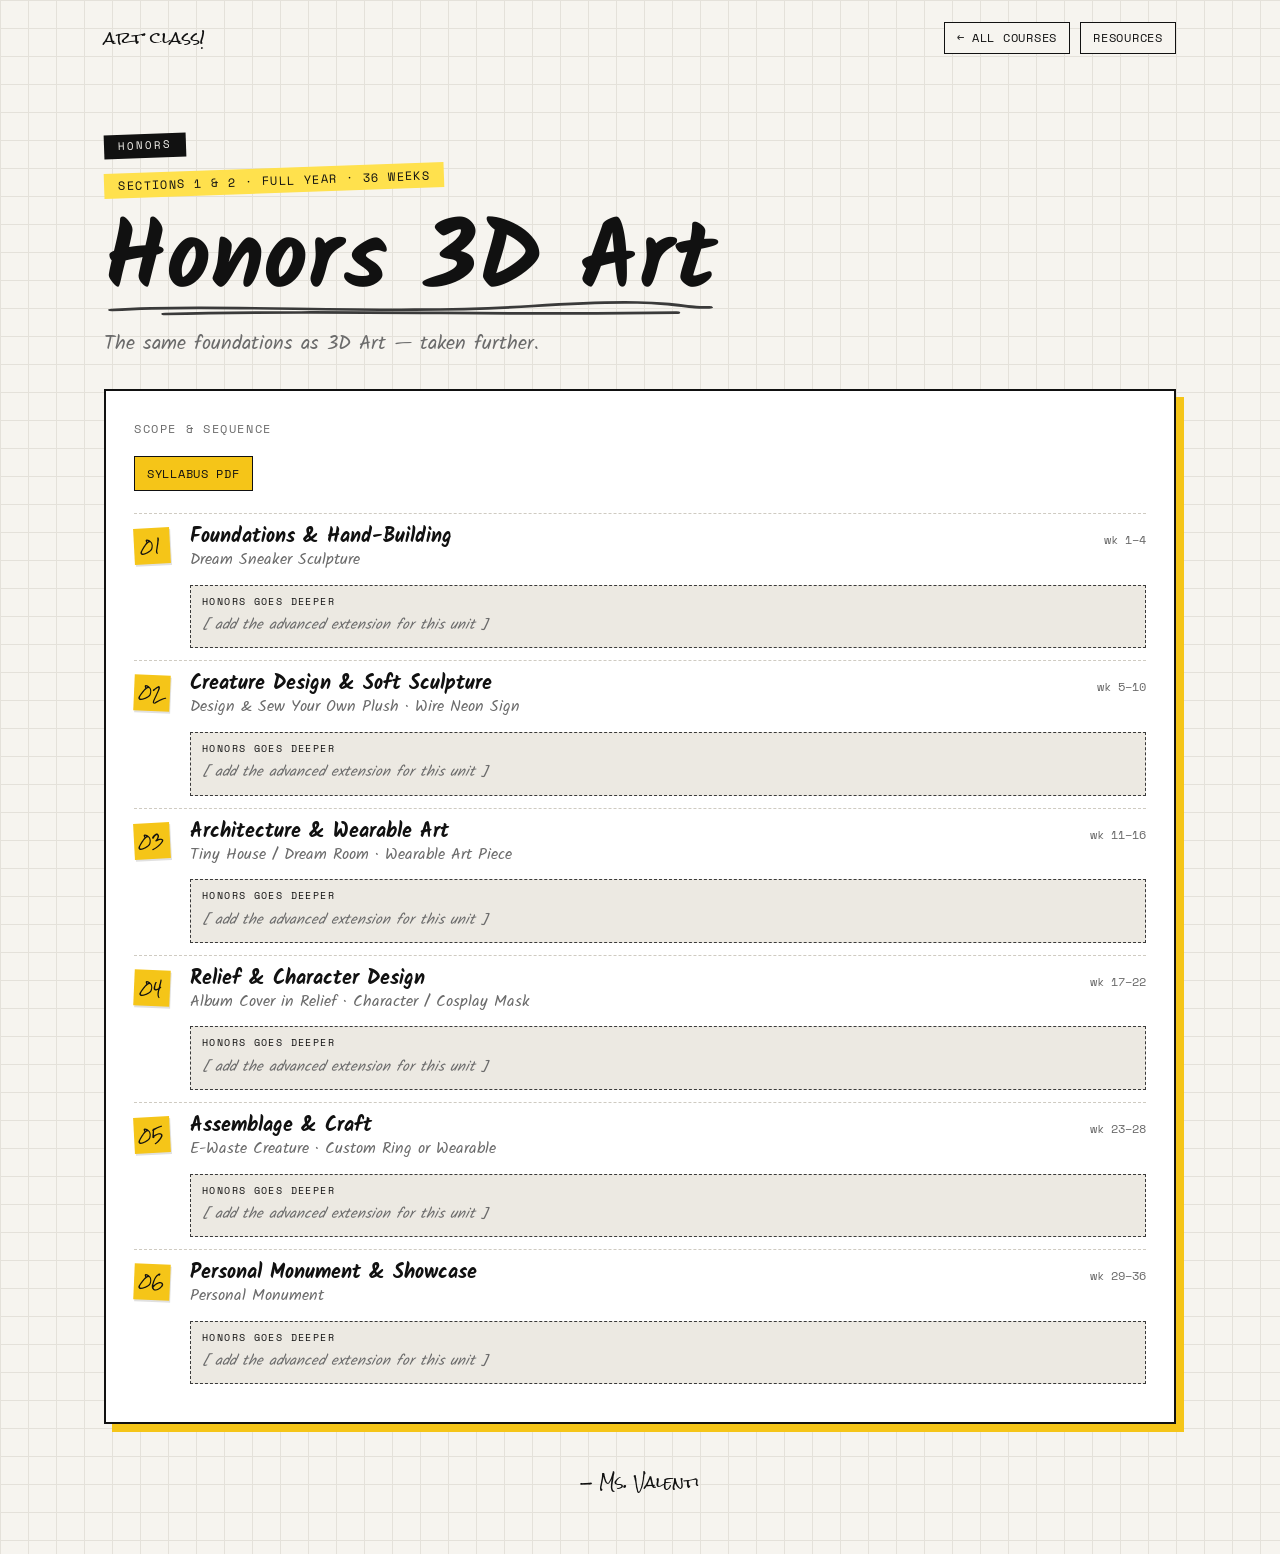
<file: honors-3d/index.html>
<!DOCTYPE html>
<html lang="en">
<head>
<meta charset="UTF-8">
<meta name="viewport" content="width=device-width, initial-scale=1.0">
<title>Honors 3D Art — Holy Redeemer</title>
<link rel="preconnect" href="https://fonts.googleapis.com">
<link rel="preconnect" href="https://fonts.gstatic.com" crossorigin>
<link href="https://fonts.googleapis.com/css2?family=Kalam:wght@400;700&family=Space+Mono&family=Rock+Salt&display=swap" rel="stylesheet">
<link rel="stylesheet" href="../sketchbook.css">
</head>
<body class="c-honors">

<nav><div class="wrap"><a class="brand" href="../">art class!</a><ul>
<li><a class="tab" href="../">← All Courses</a></li>
<li><a class="tab" href="../#resources">Resources</a></li></ul></div></nav>

<header class="hero"><div class="wrap" style="position:relative">
<div><span class="tape-honors">Honors</span></div>
<span class="tape">Sections 1 &amp; 2 · Full year · 36 weeks</span>
<h1><em>Honors 3D Art<svg class="dd" viewBox="0 0 300 30" preserveAspectRatio="none" style="left:0;bottom:-8px;width:100%;height:20px"><path d="M4 18 C 60 8, 140 26, 210 12 S 280 16, 296 14 M30 24 C 110 18, 200 26, 280 22" stroke="#3A3A3A" stroke-width="4"/></svg></em></h1>
<p>The same foundations as 3D Art — taken further.</p>
</div></header>

<main class="wrap">
<section class="page">
<div class="tag">Scope &amp; Sequence</div>
<div class="btns"><a class="pop" href="../syllabi/3D_Art_Syllabus.pdf" target="_blank">Syllabus PDF</a></div>
<ol class="units">
<li><div class="n">01</div><div><h3>Foundations &amp; Hand-Building</h3><div class="p">Dream Sneaker Sculpture</div></div><div class="wk">wk 1–4</div>
  <div class="deeper"><span class="deeper-label">Honors goes deeper</span><span class="todo">[ add the advanced extension for this unit ]</span></div></li>
<li><div class="n">02</div><div><h3>Creature Design &amp; Soft Sculpture</h3><div class="p">Design &amp; Sew Your Own Plush · Wire Neon Sign</div></div><div class="wk">wk 5–10</div>
  <div class="deeper"><span class="deeper-label">Honors goes deeper</span><span class="todo">[ add the advanced extension for this unit ]</span></div></li>
<li><div class="n">03</div><div><h3>Architecture &amp; Wearable Art</h3><div class="p">Tiny House / Dream Room · Wearable Art Piece</div></div><div class="wk">wk 11–16</div>
  <div class="deeper"><span class="deeper-label">Honors goes deeper</span><span class="todo">[ add the advanced extension for this unit ]</span></div></li>
<li><div class="n">04</div><div><h3>Relief &amp; Character Design</h3><div class="p">Album Cover in Relief · Character / Cosplay Mask</div></div><div class="wk">wk 17–22</div>
  <div class="deeper"><span class="deeper-label">Honors goes deeper</span><span class="todo">[ add the advanced extension for this unit ]</span></div></li>
<li><div class="n">05</div><div><h3>Assemblage &amp; Craft</h3><div class="p">E-Waste Creature · Custom Ring or Wearable</div></div><div class="wk">wk 23–28</div>
  <div class="deeper"><span class="deeper-label">Honors goes deeper</span><span class="todo">[ add the advanced extension for this unit ]</span></div></li>
<li><div class="n">06</div><div><h3>Personal Monument &amp; Showcase</h3><div class="p">Personal Monument</div></div><div class="wk">wk 29–36</div>
  <div class="deeper"><span class="deeper-label">Honors goes deeper</span><span class="todo">[ add the advanced extension for this unit ]</span></div></li>
</ol>
</section>
</main>

<footer>— Ms. Valenti</footer>
</body>
</html>
</file>
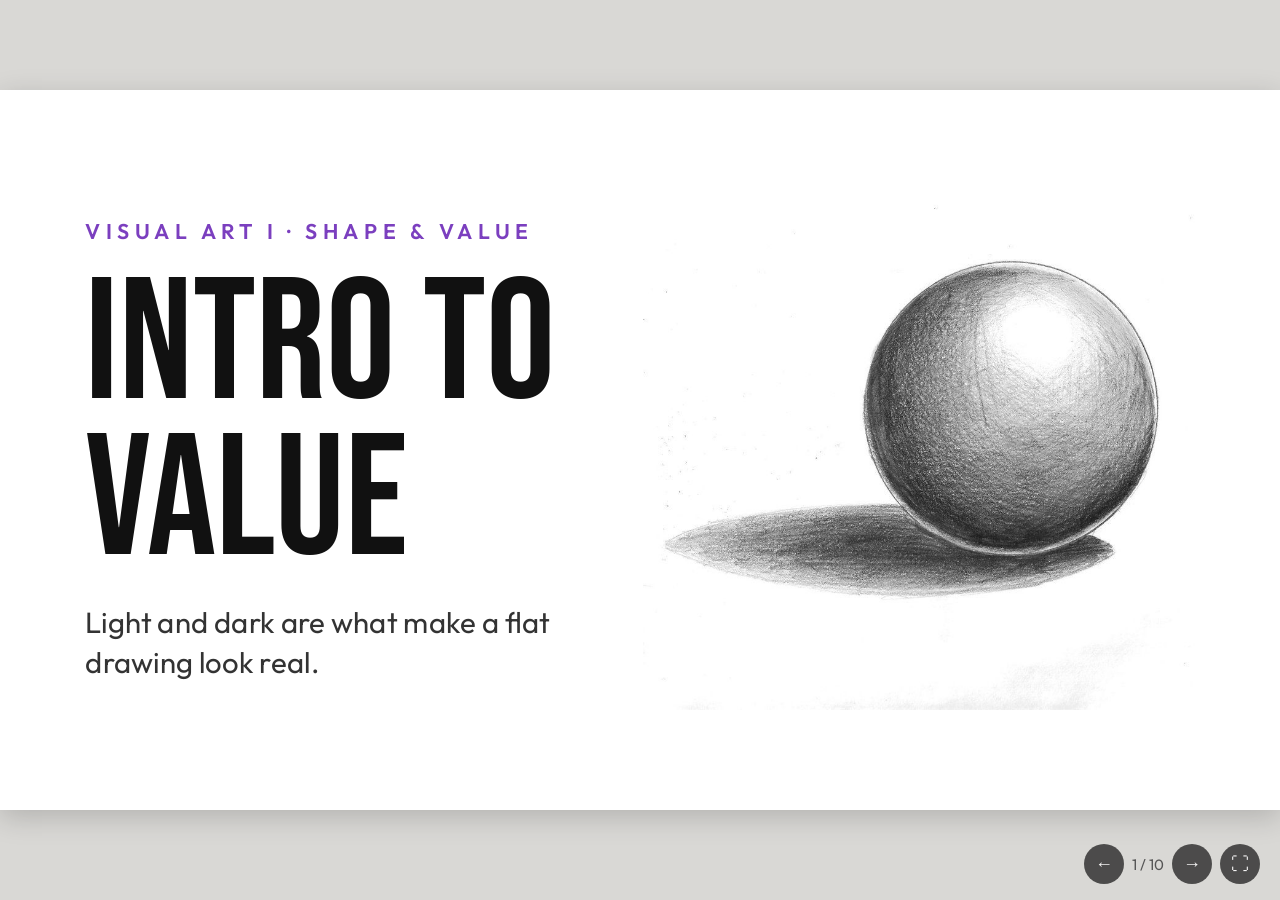
<file: intro-to-value/index.html>
<!DOCTYPE html>
<html lang="en"><head><meta charset="UTF-8"><meta name="viewport" content="width=device-width, initial-scale=1.0">
<title>Intro to Value</title>
<link rel="stylesheet" href="https://fonts.googleapis.com/css2?family=Bebas+Neue&family=Outfit:wght@400;600;800&display=swap">
<style>
*{margin:0;padding:0;box-sizing:border-box}
html,body{height:100%;background:#d9d8d5;overflow:hidden;font-family:'Outfit',Arial,sans-serif}
#stage{position:absolute;left:50%;top:50%;width:1920px;height:1080px;transform-origin:0 0;box-shadow:0 10px 40px rgba(0,0,0,.18)}
#stage>section{position:absolute;inset:0;width:1920px;height:1080px;overflow:hidden;color:#111;opacity:0;pointer-events:none;transition:opacity .4s}
#stage>section.on{opacity:1;pointer-events:auto}
h1{font-size:96px;font-weight:600;line-height:1.1}h2{font-size:64px;font-weight:600;line-height:1.15}h3{font-size:44px;font-weight:600;line-height:1.2}p{font-size:32px;line-height:1.4}
aside{display:none}
#nav{position:fixed;right:20px;bottom:16px;display:flex;gap:8px;align-items:center;font-size:15px;color:#555}
#nav button{border:0;background:#111;color:#fff;width:40px;height:40px;border-radius:50%;font-size:18px;cursor:pointer;opacity:.7}
#nav button:hover{opacity:1}
</style></head><body>
<div id="stage">
<section id="cover" data-transition="fade" style="background:#FFFFFF;color:#111111;font-family:'Outfit', Arial, sans-serif;padding:128px;display:flex;flex-direction:column;justify-content:center;gap:32px">
<img src="images/cover-sphere.jpg" alt="Graphite drawing of a shaded sphere with a long cast shadow" style="position:absolute;left:960px;top:150px;width:840px;height:780px;object-fit:contain">
<p style="font-size:32px;font-weight:600;letter-spacing:8px;text-transform:uppercase;color:#7B3FBF">Visual Art I · Shape &amp; Value</p>
<h1 style="font-family:'Bebas Neue', Impact, sans-serif;font-size:260px;font-weight:400;line-height:0.9;width:820px">Intro to Value</h1>
<p style="font-size:44px;color:#333333;width:780px">Light and dark are what make a flat drawing look real.</p>
<aside>Let the sphere sit there and ask: is that drawing flat or round? How can you tell?</aside>
</section>
<section id="hook" data-transition="fade" style="background:#FFFFFF;color:#111111;font-family:'Outfit', Arial, sans-serif;padding:128px;display:flex;flex-direction:column;gap:48px">
<p style="font-size:28px;font-weight:600;letter-spacing:6px;text-transform:uppercase;color:#0F8A8A">Look closely</p>
<h2 style="font-family:'Bebas Neue', Impact, sans-serif;font-size:120px;font-weight:400;line-height:1">These are drawings. Why do they look real?</h2>
<div style="display:flex;gap:32px;flex:1">
<div style="flex:1;background:#F4F3F1;border-radius:20px;overflow:hidden;display:flex;align-items:center;justify-content:center"><img src="images/balloon-1.png" alt="Colored pencil drawing of a shiny foil balloon" style="width:520px;height:480px;object-fit:contain"></div>
<div style="flex:1;background:#F4F3F1;border-radius:20px;overflow:hidden;display:flex;align-items:center;justify-content:center"><img src="images/balloon-letter-a.jpg" alt="Graphite drawing of a shiny silver foil letter A balloon" style="width:520px;height:480px;object-fit:contain"></div>
<div style="flex:1;background:#F4F3F1;border-radius:20px;overflow:hidden;display:flex;align-items:center;justify-content:center"><img src="images/balloon-3.png" alt="Colored pencil drawing of shiny foil number balloons" style="width:520px;height:480px;object-fit:contain"></div>
</div>
<aside>Give them 60 seconds to look. Ask: what makes these look shiny and 3D? Steer away from color. It's the light and dark: bright white highlights right next to very dark shadows. Tell them: by the end of this unit, you will draw one of these.</aside>
</section>
<section id="value" data-transition="fade" style="background:#FFFFFF;color:#111111;font-family:'Outfit', Arial, sans-serif;padding:128px;display:flex;flex-direction:column;justify-content:space-between;gap:48px">
<div style="display:flex;flex-direction:column;gap:24px">
<p style="font-size:28px;font-weight:600;letter-spacing:6px;text-transform:uppercase;color:#7B3FBF">Vocabulary</p>
<h2 style="font-family:'Bebas Neue', Impact, sans-serif;font-size:200px;font-weight:400;line-height:0.95">Value</h2>
<p style="font-size:56px;color:#333333;width:1300px">How <b>light</b> or <b>dark</b> something is. Not the color. Just light and dark.</p>
</div>
<div style="display:flex;flex-direction:column;gap:16px">
<div style="display:flex;height:180px;border:2px solid #111111;border-radius:12px;overflow:hidden">
<div style="flex:1;background:#F4F3F1"></div>
<div style="flex:1;background:#D9D6D0"></div>
<div style="flex:1;background:#B3AFA8"></div>
<div style="flex:1;background:#8A8680"></div>
<div style="flex:1;background:#615E5A"></div>
<div style="flex:1;background:#3A3836"></div>
<div style="flex:1;background:#141414"></div>
</div>
<div style="display:flex;justify-content:space-between">
<p style="font-size:32px;font-weight:600">Lightest light</p>
<p style="font-size:32px;font-weight:600">Darkest dark</p>
</div>
</div>
<aside>Quick check: hold up a white paper and a black sweatshirt. Which has the lighter value? Then a yellow and a navy object. Squint: you see value, not color.</aside>
</section>
<section id="contrast" data-transition="fade" style="background:#FFFFFF;color:#111111;font-family:'Outfit', Arial, sans-serif;padding:128px;display:flex;flex-direction:column;gap:16px">
<p style="font-size:28px;font-weight:600;letter-spacing:6px;text-transform:uppercase;color:#7B3FBF">Vocabulary</p>
<h2 style="font-family:'Bebas Neue', Impact, sans-serif;font-size:140px;font-weight:400;line-height:0.95">Contrast</h2>
<p style="font-size:44px;color:#333333">The difference between the <b>lights</b> and the <b>darks</b>.</p>
<div style="display:flex;gap:48px;padding-top:24px">
<div style="flex:1;background:#F4F3F1;border-top:8px solid #111111;border-radius:16px;padding:24px;display:flex;flex-direction:column;gap:8px">
<svg aria-label="High contrast sphere: bright white highlight, near-black core shadow and a dark cast shadow" width="760" height="340" viewBox="0 0 760 340" style="width:760px;height:340px"><defs><radialGradient id="hc1" cx="0.36" cy="0.32" r="0.75"><stop offset="0" stop-color="#FFFFFF"/><stop offset="0.12" stop-color="#F0F0F0"/><stop offset="0.45" stop-color="#8C8C8C"/><stop offset="0.78" stop-color="#121212"/><stop offset="0.9" stop-color="#0A0A0A"/><stop offset="1" stop-color="#4A4A4A"/></radialGradient></defs><ellipse cx="430" cy="306" rx="210" ry="26" fill="#0A0A0A" opacity="0.85"/><circle cx="370" cy="164" r="140" fill="url(#hc1)"/></svg>
<h3 style="font-size:36px;font-weight:600">High contrast</h3>
<p style="font-size:26px;color:#333333">Whitest whites next to blackest blacks. Looks bold and 3D.</p>
</div>
<div style="flex:1;background:#F4F3F1;border-top:8px solid #B5B5B5;border-radius:16px;padding:24px;display:flex;flex-direction:column;gap:8px">
<svg aria-label="Low contrast sphere: all similar middle grays with a faint cast shadow, so it looks flat" width="760" height="340" viewBox="0 0 760 340" style="width:760px;height:340px"><defs><radialGradient id="lc1" cx="0.36" cy="0.32" r="0.75"><stop offset="0" stop-color="#B4B4B4"/><stop offset="0.45" stop-color="#A2A2A2"/><stop offset="0.85" stop-color="#8E8E8E"/><stop offset="1" stop-color="#989898"/></radialGradient></defs><ellipse cx="430" cy="306" rx="210" ry="26" fill="#8E8E8E" opacity="0.35"/><circle cx="370" cy="164" r="140" fill="url(#lc1)"/></svg>
<h3 style="font-size:36px;font-weight:600">Low contrast</h3>
<p style="font-size:26px;color:#333333">Everything is a middle gray. Looks soft and flat.</p>
</div>
</div>
<aside>Same sphere, same shape. The only thing that changed is the range of values. Ask: which one looks more real? Then: which one looks like your drawings usually look? Most beginners stop at low contrast. Push for the darks.</aside>
</section>
<section id="light" data-transition="fade" style="background:#FFFFFF;color:#111111;font-family:'Outfit', Arial, sans-serif;padding:128px;display:flex;flex-direction:column;gap:32px">
<p style="font-size:28px;font-weight:600;letter-spacing:6px;text-transform:uppercase;color:#0F8A8A">The five parts of light</p>
<h2 style="font-family:'Bebas Neue', Impact, sans-serif;font-size:120px;font-weight:400;line-height:1">How light wraps a form</h2>
<div style="display:flex;gap:64px;align-items:center;flex:1">
<img src="images/parts-of-light.jpg" alt="Graphite drawing of a shaded sphere with value scales, labeled highlight, light, shadow, core of shadow, reflected light and cast shadow" style="width:800px;height:600px;object-fit:cover;border-radius:20px">
<div style="flex:1;display:flex;flex-direction:column;gap:28px">
<p style="font-size:36px;color:#333333"><span style="color:#0F8A8A"><b>Highlight</b></span>: where the light hits directly. Brightest spot.</p>
<p style="font-size:36px;color:#333333"><span style="color:#0F8A8A"><b>Midtones</b></span>: the light and shadow grays as the form turns.</p>
<p style="font-size:36px;color:#333333"><span style="color:#7B3FBF"><b>Core shadow</b></span>: the darkest band on the object itself.</p>
<p style="font-size:36px;color:#333333"><span style="color:#7B3FBF"><b>Reflected light</b></span>: light bouncing back near the edge.</p>
<p style="font-size:36px;color:#333333"><span style="color:#7B3FBF"><b>Cast shadow</b></span>: the shadow the object throws on the table.</p>
</div>
</div>
<aside>Walk through each label on the drawing. Point out that the core shadow is NOT at the very edge: reflected light sits between it and the edge. Cast shadow is darkest right where the sphere touches the table. Notice the value scales up top: the artist matched the sphere's values to them.</aside>
</section>
<section id="vocab" data-transition="fade" style="background:#FFFFFF;color:#111111;font-family:'Outfit', Arial, sans-serif;padding:128px;display:flex;flex-direction:column;gap:24px">
<p style="font-size:28px;font-weight:600;letter-spacing:6px;text-transform:uppercase;color:#0F8A8A">Word wall</p>
<h2 style="font-family:'Bebas Neue', Impact, sans-serif;font-size:96px;font-weight:400;line-height:1">Value vocabulary</h2>
<div style="display:grid;grid-template-columns:repeat(5, 1fr);gap:20px">
<div style="background:#F4F3F1;border-radius:14px;padding:20px 24px;display:flex;flex-direction:column;gap:10px"><svg aria-label="A seven-step value strip from white to black" width="268" height="110" viewBox="0 0 268 110" style="width:268px;height:110px"><rect x="4" y="20" width="37" height="70" fill="#F7F7F7"/><rect x="41" y="20" width="37" height="70" fill="#D6D6D6"/><rect x="78" y="20" width="37" height="70" fill="#B0B0B0"/><rect x="115" y="20" width="37" height="70" fill="#888888"/><rect x="152" y="20" width="37" height="70" fill="#606060"/><rect x="189" y="20" width="37" height="70" fill="#3A3A3A"/><rect x="226" y="20" width="37" height="70" fill="#141414"/><rect x="4" y="20" width="259" height="70" fill="none" stroke="#111111" stroke-width="2"/></svg><h3 style="font-size:32px;font-weight:600">Value</h3><p style="font-size:24px;color:#333333">How light or dark something is.</p></div>
<div style="background:#F4F3F1;border-radius:14px;padding:20px 24px;display:flex;flex-direction:column;gap:10px"><svg aria-label="High contrast pair, white next to black, beside a low contrast pair of two similar grays" width="268" height="110" viewBox="0 0 268 110" style="width:268px;height:110px"><rect x="4" y="20" width="60" height="70" fill="#F7F7F7" stroke="#111111" stroke-width="2"/><rect x="64" y="20" width="60" height="70" fill="#141414" stroke="#111111" stroke-width="2"/><rect x="144" y="20" width="60" height="70" fill="#9A9A9A" stroke="#111111" stroke-width="2"/><rect x="204" y="20" width="60" height="70" fill="#828282" stroke="#111111" stroke-width="2"/></svg><h3 style="font-size:32px;font-weight:600">Contrast</h3><p style="font-size:24px;color:#333333">The difference between lights and darks.</p></div>
<div style="background:#F4F3F1;border-radius:14px;padding:20px 24px;display:flex;flex-direction:column;gap:10px"><svg aria-label="Sphere with the highlight circled" width="268" height="110" viewBox="0 0 268 110" style="width:268px;height:110px"><defs><radialGradient id="v1" cx="0.36" cy="0.33" r="0.72"><stop offset="0" stop-color="#FAFAFA"/><stop offset="0.14" stop-color="#E2E2E2"/><stop offset="0.48" stop-color="#8A8A8A"/><stop offset="0.8" stop-color="#2A2A2A"/><stop offset="1" stop-color="#626262"/></radialGradient></defs><ellipse cx="164" cy="100" rx="62" ry="8" fill="#111111" opacity="0.4"/><circle cx="134" cy="52" r="46" fill="url(#v1)"/><circle cx="121" cy="36" r="10" fill="none" stroke="#0F8A8A" stroke-width="3"/></svg><h3 style="font-size:32px;font-weight:600">Highlight</h3><p style="font-size:24px;color:#333333">The brightest spot, where light hits.</p></div>
<div style="background:#F4F3F1;border-radius:14px;padding:20px 24px;display:flex;flex-direction:column;gap:10px"><svg aria-label="Sphere with a midtone area circled" width="268" height="110" viewBox="0 0 268 110" style="width:268px;height:110px"><defs><radialGradient id="v2" cx="0.36" cy="0.33" r="0.72"><stop offset="0" stop-color="#FAFAFA"/><stop offset="0.14" stop-color="#E2E2E2"/><stop offset="0.48" stop-color="#8A8A8A"/><stop offset="0.8" stop-color="#2A2A2A"/><stop offset="1" stop-color="#626262"/></radialGradient></defs><ellipse cx="164" cy="100" rx="62" ry="8" fill="#111111" opacity="0.4"/><circle cx="134" cy="52" r="46" fill="url(#v2)"/><circle cx="140" cy="58" r="10" fill="none" stroke="#0F8A8A" stroke-width="3"/></svg><h3 style="font-size:32px;font-weight:600">Midtone</h3><p style="font-size:24px;color:#333333">The grays between light and dark.</p></div>
<div style="background:#F4F3F1;border-radius:14px;padding:20px 24px;display:flex;flex-direction:column;gap:10px"><svg aria-label="Sphere with the core shadow circled" width="268" height="110" viewBox="0 0 268 110" style="width:268px;height:110px"><defs><radialGradient id="v3" cx="0.36" cy="0.33" r="0.72"><stop offset="0" stop-color="#FAFAFA"/><stop offset="0.14" stop-color="#E2E2E2"/><stop offset="0.48" stop-color="#8A8A8A"/><stop offset="0.8" stop-color="#2A2A2A"/><stop offset="1" stop-color="#626262"/></radialGradient></defs><ellipse cx="164" cy="100" rx="62" ry="8" fill="#111111" opacity="0.4"/><circle cx="134" cy="52" r="46" fill="url(#v3)"/><circle cx="154" cy="71" r="10" fill="none" stroke="#7B3FBF" stroke-width="3"/></svg><h3 style="font-size:32px;font-weight:600">Core shadow</h3><p style="font-size:24px;color:#333333">The darkest band on the object.</p></div>
<div style="background:#F4F3F1;border-radius:14px;padding:20px 24px;display:flex;flex-direction:column;gap:10px"><svg aria-label="Sphere with the reflected light near the edge circled" width="268" height="110" viewBox="0 0 268 110" style="width:268px;height:110px"><defs><radialGradient id="v4" cx="0.36" cy="0.33" r="0.72"><stop offset="0" stop-color="#FAFAFA"/><stop offset="0.14" stop-color="#E2E2E2"/><stop offset="0.48" stop-color="#8A8A8A"/><stop offset="0.8" stop-color="#2A2A2A"/><stop offset="1" stop-color="#626262"/></radialGradient></defs><ellipse cx="164" cy="100" rx="62" ry="8" fill="#111111" opacity="0.4"/><circle cx="134" cy="52" r="46" fill="url(#v4)"/><circle cx="166" cy="82" r="10" fill="none" stroke="#7B3FBF" stroke-width="3"/></svg><h3 style="font-size:32px;font-weight:600">Reflected light</h3><p style="font-size:24px;color:#333333">Light bouncing back near the edge.</p></div>
<div style="background:#F4F3F1;border-radius:14px;padding:20px 24px;display:flex;flex-direction:column;gap:10px"><svg aria-label="Sphere with the cast shadow on the ground circled" width="268" height="110" viewBox="0 0 268 110" style="width:268px;height:110px"><defs><radialGradient id="v5" cx="0.36" cy="0.33" r="0.72"><stop offset="0" stop-color="#FAFAFA"/><stop offset="0.14" stop-color="#E2E2E2"/><stop offset="0.48" stop-color="#8A8A8A"/><stop offset="0.8" stop-color="#2A2A2A"/><stop offset="1" stop-color="#626262"/></radialGradient></defs><ellipse cx="164" cy="100" rx="62" ry="8" fill="#111111" opacity="0.4"/><circle cx="134" cy="52" r="46" fill="url(#v5)"/><circle cx="200" cy="100" r="10" fill="none" stroke="#7B3FBF" stroke-width="3"/></svg><h3 style="font-size:32px;font-weight:600">Cast shadow</h3><p style="font-size:24px;color:#333333">The shadow it throws on the table.</p></div>
<div style="background:#F4F3F1;border-radius:14px;padding:20px 24px;display:flex;flex-direction:column;gap:10px"><svg aria-label="Hatching: parallel lines spaced wide to tight across four boxes" width="268" height="110" viewBox="0 0 268 110" style="width:268px;height:110px"><rect x="4" y="20" width="62" height="70" fill="#F7F7F7" stroke="#111111" stroke-width="2"/><line x1="11.0" y1="22" x2="11.0" y2="88" stroke="#111111" stroke-width="1.6"/><line x1="25.0" y1="22" x2="25.0" y2="88" stroke="#111111" stroke-width="1.6"/><line x1="39.0" y1="22" x2="39.0" y2="88" stroke="#111111" stroke-width="1.6"/><line x1="53.0" y1="22" x2="53.0" y2="88" stroke="#111111" stroke-width="1.6"/><rect x="69" y="20" width="62" height="70" fill="#F7F7F7" stroke="#111111" stroke-width="2"/><line x1="73.5" y1="22" x2="73.5" y2="88" stroke="#111111" stroke-width="1.6"/><line x1="82.5" y1="22" x2="82.5" y2="88" stroke="#111111" stroke-width="1.6"/><line x1="91.5" y1="22" x2="91.5" y2="88" stroke="#111111" stroke-width="1.6"/><line x1="100.5" y1="22" x2="100.5" y2="88" stroke="#111111" stroke-width="1.6"/><line x1="109.5" y1="22" x2="109.5" y2="88" stroke="#111111" stroke-width="1.6"/><line x1="118.5" y1="22" x2="118.5" y2="88" stroke="#111111" stroke-width="1.6"/><line x1="127.5" y1="22" x2="127.5" y2="88" stroke="#111111" stroke-width="1.6"/><rect x="134" y="20" width="62" height="70" fill="#F7F7F7" stroke="#111111" stroke-width="2"/><line x1="137.0" y1="22" x2="137.0" y2="88" stroke="#111111" stroke-width="1.6"/><line x1="143.0" y1="22" x2="143.0" y2="88" stroke="#111111" stroke-width="1.6"/><line x1="149.0" y1="22" x2="149.0" y2="88" stroke="#111111" stroke-width="1.6"/><line x1="155.0" y1="22" x2="155.0" y2="88" stroke="#111111" stroke-width="1.6"/><line x1="161.0" y1="22" x2="161.0" y2="88" stroke="#111111" stroke-width="1.6"/><line x1="167.0" y1="22" x2="167.0" y2="88" stroke="#111111" stroke-width="1.6"/><line x1="173.0" y1="22" x2="173.0" y2="88" stroke="#111111" stroke-width="1.6"/><line x1="179.0" y1="22" x2="179.0" y2="88" stroke="#111111" stroke-width="1.6"/><line x1="185.0" y1="22" x2="185.0" y2="88" stroke="#111111" stroke-width="1.6"/><line x1="191.0" y1="22" x2="191.0" y2="88" stroke="#111111" stroke-width="1.6"/><rect x="199" y="20" width="62" height="70" fill="#F7F7F7" stroke="#111111" stroke-width="2"/><line x1="200.8" y1="22" x2="200.8" y2="88" stroke="#111111" stroke-width="1.6"/><line x1="204.2" y1="22" x2="204.2" y2="88" stroke="#111111" stroke-width="1.6"/><line x1="207.8" y1="22" x2="207.8" y2="88" stroke="#111111" stroke-width="1.6"/><line x1="211.2" y1="22" x2="211.2" y2="88" stroke="#111111" stroke-width="1.6"/><line x1="214.8" y1="22" x2="214.8" y2="88" stroke="#111111" stroke-width="1.6"/><line x1="218.2" y1="22" x2="218.2" y2="88" stroke="#111111" stroke-width="1.6"/><line x1="221.8" y1="22" x2="221.8" y2="88" stroke="#111111" stroke-width="1.6"/><line x1="225.2" y1="22" x2="225.2" y2="88" stroke="#111111" stroke-width="1.6"/><line x1="228.8" y1="22" x2="228.8" y2="88" stroke="#111111" stroke-width="1.6"/><line x1="232.2" y1="22" x2="232.2" y2="88" stroke="#111111" stroke-width="1.6"/><line x1="235.8" y1="22" x2="235.8" y2="88" stroke="#111111" stroke-width="1.6"/><line x1="239.2" y1="22" x2="239.2" y2="88" stroke="#111111" stroke-width="1.6"/><line x1="242.8" y1="22" x2="242.8" y2="88" stroke="#111111" stroke-width="1.6"/><line x1="246.2" y1="22" x2="246.2" y2="88" stroke="#111111" stroke-width="1.6"/><line x1="249.8" y1="22" x2="249.8" y2="88" stroke="#111111" stroke-width="1.6"/><line x1="253.2" y1="22" x2="253.2" y2="88" stroke="#111111" stroke-width="1.6"/><line x1="256.8" y1="22" x2="256.8" y2="88" stroke="#111111" stroke-width="1.6"/><line x1="260.2" y1="22" x2="260.2" y2="88" stroke="#111111" stroke-width="1.6"/></svg><h3 style="font-size:32px;font-weight:600">Hatching</h3><p style="font-size:24px;color:#333333">Parallel lines. Closer = darker.</p></div>
<div style="background:#F4F3F1;border-radius:14px;padding:20px 24px;display:flex;flex-direction:column;gap:10px"><svg aria-label="Cross-hatching: crossing lines spaced wide to tight across four boxes" width="268" height="110" viewBox="0 0 268 110" style="width:268px;height:110px"><defs><clipPath id="cc"><rect x="4" y="20" width="257" height="70"/></clipPath></defs><g clip-path="url(#cc)"><rect x="4" y="20" width="62" height="70" fill="#F7F7F7" stroke="#111111" stroke-width="2"/><line x1="11.0" y1="22" x2="11.0" y2="88" stroke="#111111" stroke-width="1.6"/><line x1="25.0" y1="22" x2="25.0" y2="88" stroke="#111111" stroke-width="1.6"/><line x1="39.0" y1="22" x2="39.0" y2="88" stroke="#111111" stroke-width="1.6"/><line x1="53.0" y1="22" x2="53.0" y2="88" stroke="#111111" stroke-width="1.6"/><line x1="4.0" y1="20.0" x2="4.0" y2="20.0" stroke="#111111" stroke-width="1.6"/><line x1="4.0" y1="34.0" x2="18.0" y2="20.0" stroke="#111111" stroke-width="1.6"/><line x1="4.0" y1="48.0" x2="32.0" y2="20.0" stroke="#111111" stroke-width="1.6"/><line x1="4.0" y1="62.0" x2="46.0" y2="20.0" stroke="#111111" stroke-width="1.6"/><line x1="4.0" y1="76.0" x2="60.0" y2="20.0" stroke="#111111" stroke-width="1.6"/><line x1="4.0" y1="90.0" x2="66.0" y2="28.0" stroke="#111111" stroke-width="1.6"/><line x1="18.0" y1="90.0" x2="66.0" y2="42.0" stroke="#111111" stroke-width="1.6"/><line x1="32.0" y1="90.0" x2="66.0" y2="56.0" stroke="#111111" stroke-width="1.6"/><line x1="46.0" y1="90.0" x2="66.0" y2="70.0" stroke="#111111" stroke-width="1.6"/><line x1="60.0" y1="90.0" x2="66.0" y2="84.0" stroke="#111111" stroke-width="1.6"/><rect x="69" y="20" width="62" height="70" fill="#F7F7F7" stroke="#111111" stroke-width="2"/><line x1="73.5" y1="22" x2="73.5" y2="88" stroke="#111111" stroke-width="1.6"/><line x1="82.5" y1="22" x2="82.5" y2="88" stroke="#111111" stroke-width="1.6"/><line x1="91.5" y1="22" x2="91.5" y2="88" stroke="#111111" stroke-width="1.6"/><line x1="100.5" y1="22" x2="100.5" y2="88" stroke="#111111" stroke-width="1.6"/><line x1="109.5" y1="22" x2="109.5" y2="88" stroke="#111111" stroke-width="1.6"/><line x1="118.5" y1="22" x2="118.5" y2="88" stroke="#111111" stroke-width="1.6"/><line x1="127.5" y1="22" x2="127.5" y2="88" stroke="#111111" stroke-width="1.6"/><line x1="69.0" y1="20.0" x2="69.0" y2="20.0" stroke="#111111" stroke-width="1.6"/><line x1="69.0" y1="29.0" x2="78.0" y2="20.0" stroke="#111111" stroke-width="1.6"/><line x1="69.0" y1="38.0" x2="87.0" y2="20.0" stroke="#111111" stroke-width="1.6"/><line x1="69.0" y1="47.0" x2="96.0" y2="20.0" stroke="#111111" stroke-width="1.6"/><line x1="69.0" y1="56.0" x2="105.0" y2="20.0" stroke="#111111" stroke-width="1.6"/><line x1="69.0" y1="65.0" x2="114.0" y2="20.0" stroke="#111111" stroke-width="1.6"/><line x1="69.0" y1="74.0" x2="123.0" y2="20.0" stroke="#111111" stroke-width="1.6"/><line x1="69.0" y1="83.0" x2="131.0" y2="21.0" stroke="#111111" stroke-width="1.6"/><line x1="71.0" y1="90.0" x2="131.0" y2="30.0" stroke="#111111" stroke-width="1.6"/><line x1="80.0" y1="90.0" x2="131.0" y2="39.0" stroke="#111111" stroke-width="1.6"/><line x1="89.0" y1="90.0" x2="131.0" y2="48.0" stroke="#111111" stroke-width="1.6"/><line x1="98.0" y1="90.0" x2="131.0" y2="57.0" stroke="#111111" stroke-width="1.6"/><line x1="107.0" y1="90.0" x2="131.0" y2="66.0" stroke="#111111" stroke-width="1.6"/><line x1="116.0" y1="90.0" x2="131.0" y2="75.0" stroke="#111111" stroke-width="1.6"/><line x1="125.0" y1="90.0" x2="131.0" y2="84.0" stroke="#111111" stroke-width="1.6"/><rect x="134" y="20" width="62" height="70" fill="#F7F7F7" stroke="#111111" stroke-width="2"/><line x1="137.0" y1="22" x2="137.0" y2="88" stroke="#111111" stroke-width="1.6"/><line x1="143.0" y1="22" x2="143.0" y2="88" stroke="#111111" stroke-width="1.6"/><line x1="149.0" y1="22" x2="149.0" y2="88" stroke="#111111" stroke-width="1.6"/><line x1="155.0" y1="22" x2="155.0" y2="88" stroke="#111111" stroke-width="1.6"/><line x1="161.0" y1="22" x2="161.0" y2="88" stroke="#111111" stroke-width="1.6"/><line x1="167.0" y1="22" x2="167.0" y2="88" stroke="#111111" stroke-width="1.6"/><line x1="173.0" y1="22" x2="173.0" y2="88" stroke="#111111" stroke-width="1.6"/><line x1="179.0" y1="22" x2="179.0" y2="88" stroke="#111111" stroke-width="1.6"/><line x1="185.0" y1="22" x2="185.0" y2="88" stroke="#111111" stroke-width="1.6"/><line x1="191.0" y1="22" x2="191.0" y2="88" stroke="#111111" stroke-width="1.6"/><line x1="134.0" y1="20.0" x2="134.0" y2="20.0" stroke="#111111" stroke-width="1.6"/><line x1="134.0" y1="26.0" x2="140.0" y2="20.0" stroke="#111111" stroke-width="1.6"/><line x1="134.0" y1="32.0" x2="146.0" y2="20.0" stroke="#111111" stroke-width="1.6"/><line x1="134.0" y1="38.0" x2="152.0" y2="20.0" stroke="#111111" stroke-width="1.6"/><line x1="134.0" y1="44.0" x2="158.0" y2="20.0" stroke="#111111" stroke-width="1.6"/><line x1="134.0" y1="50.0" x2="164.0" y2="20.0" stroke="#111111" stroke-width="1.6"/><line x1="134.0" y1="56.0" x2="170.0" y2="20.0" stroke="#111111" stroke-width="1.6"/><line x1="134.0" y1="62.0" x2="176.0" y2="20.0" stroke="#111111" stroke-width="1.6"/><line x1="134.0" y1="68.0" x2="182.0" y2="20.0" stroke="#111111" stroke-width="1.6"/><line x1="134.0" y1="74.0" x2="188.0" y2="20.0" stroke="#111111" stroke-width="1.6"/><line x1="134.0" y1="80.0" x2="194.0" y2="20.0" stroke="#111111" stroke-width="1.6"/><line x1="134.0" y1="86.0" x2="196.0" y2="24.0" stroke="#111111" stroke-width="1.6"/><line x1="136.0" y1="90.0" x2="196.0" y2="30.0" stroke="#111111" stroke-width="1.6"/><line x1="142.0" y1="90.0" x2="196.0" y2="36.0" stroke="#111111" stroke-width="1.6"/><line x1="148.0" y1="90.0" x2="196.0" y2="42.0" stroke="#111111" stroke-width="1.6"/><line x1="154.0" y1="90.0" x2="196.0" y2="48.0" stroke="#111111" stroke-width="1.6"/><line x1="160.0" y1="90.0" x2="196.0" y2="54.0" stroke="#111111" stroke-width="1.6"/><line x1="166.0" y1="90.0" x2="196.0" y2="60.0" stroke="#111111" stroke-width="1.6"/><line x1="172.0" y1="90.0" x2="196.0" y2="66.0" stroke="#111111" stroke-width="1.6"/><line x1="178.0" y1="90.0" x2="196.0" y2="72.0" stroke="#111111" stroke-width="1.6"/><line x1="184.0" y1="90.0" x2="196.0" y2="78.0" stroke="#111111" stroke-width="1.6"/><line x1="190.0" y1="90.0" x2="196.0" y2="84.0" stroke="#111111" stroke-width="1.6"/><rect x="199" y="20" width="62" height="70" fill="#F7F7F7" stroke="#111111" stroke-width="2"/><line x1="201.0" y1="22" x2="201.0" y2="88" stroke="#111111" stroke-width="1.6"/><line x1="205.0" y1="22" x2="205.0" y2="88" stroke="#111111" stroke-width="1.6"/><line x1="209.0" y1="22" x2="209.0" y2="88" stroke="#111111" stroke-width="1.6"/><line x1="213.0" y1="22" x2="213.0" y2="88" stroke="#111111" stroke-width="1.6"/><line x1="217.0" y1="22" x2="217.0" y2="88" stroke="#111111" stroke-width="1.6"/><line x1="221.0" y1="22" x2="221.0" y2="88" stroke="#111111" stroke-width="1.6"/><line x1="225.0" y1="22" x2="225.0" y2="88" stroke="#111111" stroke-width="1.6"/><line x1="229.0" y1="22" x2="229.0" y2="88" stroke="#111111" stroke-width="1.6"/><line x1="233.0" y1="22" x2="233.0" y2="88" stroke="#111111" stroke-width="1.6"/><line x1="237.0" y1="22" x2="237.0" y2="88" stroke="#111111" stroke-width="1.6"/><line x1="241.0" y1="22" x2="241.0" y2="88" stroke="#111111" stroke-width="1.6"/><line x1="245.0" y1="22" x2="245.0" y2="88" stroke="#111111" stroke-width="1.6"/><line x1="249.0" y1="22" x2="249.0" y2="88" stroke="#111111" stroke-width="1.6"/><line x1="253.0" y1="22" x2="253.0" y2="88" stroke="#111111" stroke-width="1.6"/><line x1="257.0" y1="22" x2="257.0" y2="88" stroke="#111111" stroke-width="1.6"/><line x1="199.0" y1="20.0" x2="199.0" y2="20.0" stroke="#111111" stroke-width="1.6"/><line x1="199.0" y1="24.0" x2="203.0" y2="20.0" stroke="#111111" stroke-width="1.6"/><line x1="199.0" y1="28.0" x2="207.0" y2="20.0" stroke="#111111" stroke-width="1.6"/><line x1="199.0" y1="32.0" x2="211.0" y2="20.0" stroke="#111111" stroke-width="1.6"/><line x1="199.0" y1="36.0" x2="215.0" y2="20.0" stroke="#111111" stroke-width="1.6"/><line x1="199.0" y1="40.0" x2="219.0" y2="20.0" stroke="#111111" stroke-width="1.6"/><line x1="199.0" y1="44.0" x2="223.0" y2="20.0" stroke="#111111" stroke-width="1.6"/><line x1="199.0" y1="48.0" x2="227.0" y2="20.0" stroke="#111111" stroke-width="1.6"/><line x1="199.0" y1="52.0" x2="231.0" y2="20.0" stroke="#111111" stroke-width="1.6"/><line x1="199.0" y1="56.0" x2="235.0" y2="20.0" stroke="#111111" stroke-width="1.6"/><line x1="199.0" y1="60.0" x2="239.0" y2="20.0" stroke="#111111" stroke-width="1.6"/><line x1="199.0" y1="64.0" x2="243.0" y2="20.0" stroke="#111111" stroke-width="1.6"/><line x1="199.0" y1="68.0" x2="247.0" y2="20.0" stroke="#111111" stroke-width="1.6"/><line x1="199.0" y1="72.0" x2="251.0" y2="20.0" stroke="#111111" stroke-width="1.6"/><line x1="199.0" y1="76.0" x2="255.0" y2="20.0" stroke="#111111" stroke-width="1.6"/><line x1="199.0" y1="80.0" x2="259.0" y2="20.0" stroke="#111111" stroke-width="1.6"/><line x1="199.0" y1="84.0" x2="261.0" y2="22.0" stroke="#111111" stroke-width="1.6"/><line x1="199.0" y1="88.0" x2="261.0" y2="26.0" stroke="#111111" stroke-width="1.6"/><line x1="201.0" y1="90.0" x2="261.0" y2="30.0" stroke="#111111" stroke-width="1.6"/><line x1="205.0" y1="90.0" x2="261.0" y2="34.0" stroke="#111111" stroke-width="1.6"/><line x1="209.0" y1="90.0" x2="261.0" y2="38.0" stroke="#111111" stroke-width="1.6"/><line x1="213.0" y1="90.0" x2="261.0" y2="42.0" stroke="#111111" stroke-width="1.6"/><line x1="217.0" y1="90.0" x2="261.0" y2="46.0" stroke="#111111" stroke-width="1.6"/><line x1="221.0" y1="90.0" x2="261.0" y2="50.0" stroke="#111111" stroke-width="1.6"/><line x1="225.0" y1="90.0" x2="261.0" y2="54.0" stroke="#111111" stroke-width="1.6"/><line x1="229.0" y1="90.0" x2="261.0" y2="58.0" stroke="#111111" stroke-width="1.6"/><line x1="233.0" y1="90.0" x2="261.0" y2="62.0" stroke="#111111" stroke-width="1.6"/><line x1="237.0" y1="90.0" x2="261.0" y2="66.0" stroke="#111111" stroke-width="1.6"/><line x1="241.0" y1="90.0" x2="261.0" y2="70.0" stroke="#111111" stroke-width="1.6"/><line x1="245.0" y1="90.0" x2="261.0" y2="74.0" stroke="#111111" stroke-width="1.6"/><line x1="249.0" y1="90.0" x2="261.0" y2="78.0" stroke="#111111" stroke-width="1.6"/><line x1="253.0" y1="90.0" x2="261.0" y2="82.0" stroke="#111111" stroke-width="1.6"/><line x1="257.0" y1="90.0" x2="261.0" y2="86.0" stroke="#111111" stroke-width="1.6"/></g></svg><h3 style="font-size:32px;font-weight:600">Cross-hatching</h3><p style="font-size:24px;color:#333333">Lines that cross. More layers = darker.</p></div>
<div style="background:#F4F3F1;border-radius:14px;padding:20px 24px;display:flex;flex-direction:column;gap:10px"><svg aria-label="Stippling: dots spaced wide to packed tight across four boxes" width="268" height="110" viewBox="0 0 268 110" style="width:268px;height:110px"><rect x="4" y="20" width="62" height="70" fill="#F7F7F7" stroke="#111111" stroke-width="2"/><circle cx="20.2" cy="29.6" r="1.8" fill="#111111"/><circle cx="29.2" cy="32.9" r="1.8" fill="#111111"/><circle cx="10.7" cy="48.7" r="1.8" fill="#111111"/><circle cx="58.4" cy="74.2" r="1.8" fill="#111111"/><circle cx="49.8" cy="37.2" r="1.8" fill="#111111"/><circle cx="37.1" cy="40.7" r="1.8" fill="#111111"/><circle cx="16.7" cy="29.8" r="1.8" fill="#111111"/><circle cx="19.0" cy="82.4" r="1.8" fill="#111111"/><circle cx="53.4" cy="74.6" r="1.8" fill="#111111"/><circle cx="51.8" cy="35.4" r="1.8" fill="#111111"/><circle cx="24.4" cy="63.1" r="1.8" fill="#111111"/><circle cx="48.0" cy="77.7" r="1.8" fill="#111111"/><circle cx="56.3" cy="28.5" r="1.8" fill="#111111"/><circle cx="40.9" cy="66.0" r="1.8" fill="#111111"/><circle cx="35.3" cy="34.4" r="1.8" fill="#111111"/><circle cx="33.5" cy="28.7" r="1.8" fill="#111111"/><circle cx="59.3" cy="78.4" r="1.8" fill="#111111"/><circle cx="37.7" cy="42.2" r="1.8" fill="#111111"/><circle cx="57.9" cy="59.6" r="1.8" fill="#111111"/><circle cx="56.4" cy="77.3" r="1.8" fill="#111111"/><circle cx="35.5" cy="49.5" r="1.8" fill="#111111"/><circle cx="40.5" cy="50.6" r="1.8" fill="#111111"/><circle cx="16.0" cy="42.5" r="1.8" fill="#111111"/><circle cx="52.5" cy="25.8" r="1.8" fill="#111111"/><circle cx="9.6" cy="63.1" r="1.8" fill="#111111"/><rect x="69" y="20" width="62" height="70" fill="#F7F7F7" stroke="#111111" stroke-width="2"/><circle cx="87.7" cy="57.2" r="1.8" fill="#111111"/><circle cx="98.4" cy="44.9" r="1.8" fill="#111111"/><circle cx="127.8" cy="35.5" r="1.8" fill="#111111"/><circle cx="95.1" cy="36.0" r="1.8" fill="#111111"/><circle cx="107.4" cy="40.7" r="1.8" fill="#111111"/><circle cx="91.9" cy="70.8" r="1.8" fill="#111111"/><circle cx="90.0" cy="58.7" r="1.8" fill="#111111"/><circle cx="122.6" cy="29.5" r="1.8" fill="#111111"/><circle cx="75.5" cy="37.6" r="1.8" fill="#111111"/><circle cx="114.8" cy="62.4" r="1.8" fill="#111111"/><circle cx="85.3" cy="44.2" r="1.8" fill="#111111"/><circle cx="81.9" cy="52.4" r="1.8" fill="#111111"/><circle cx="74.4" cy="67.6" r="1.8" fill="#111111"/><circle cx="122.2" cy="84.1" r="1.8" fill="#111111"/><circle cx="113.2" cy="84.4" r="1.8" fill="#111111"/><circle cx="73.0" cy="41.5" r="1.8" fill="#111111"/><circle cx="126.1" cy="72.6" r="1.8" fill="#111111"/><circle cx="95.0" cy="83.4" r="1.8" fill="#111111"/><circle cx="106.7" cy="75.3" r="1.8" fill="#111111"/><circle cx="88.4" cy="35.3" r="1.8" fill="#111111"/><circle cx="96.9" cy="31.7" r="1.8" fill="#111111"/><circle cx="93.4" cy="84.6" r="1.8" fill="#111111"/><circle cx="90.6" cy="23.6" r="1.8" fill="#111111"/><circle cx="74.5" cy="33.9" r="1.8" fill="#111111"/><circle cx="115.9" cy="46.2" r="1.8" fill="#111111"/><circle cx="88.3" cy="29.2" r="1.8" fill="#111111"/><circle cx="127.0" cy="50.1" r="1.8" fill="#111111"/><circle cx="83.6" cy="26.8" r="1.8" fill="#111111"/><circle cx="75.1" cy="33.8" r="1.8" fill="#111111"/><circle cx="109.9" cy="32.6" r="1.8" fill="#111111"/><circle cx="74.3" cy="54.4" r="1.8" fill="#111111"/><circle cx="85.9" cy="86.8" r="1.8" fill="#111111"/><circle cx="78.8" cy="56.9" r="1.8" fill="#111111"/><circle cx="115.3" cy="49.2" r="1.8" fill="#111111"/><circle cx="127.3" cy="53.6" r="1.8" fill="#111111"/><circle cx="85.5" cy="49.3" r="1.8" fill="#111111"/><circle cx="74.1" cy="50.0" r="1.8" fill="#111111"/><circle cx="85.9" cy="79.9" r="1.8" fill="#111111"/><circle cx="118.5" cy="54.9" r="1.8" fill="#111111"/><circle cx="73.8" cy="39.3" r="1.8" fill="#111111"/><circle cx="85.6" cy="36.3" r="1.8" fill="#111111"/><circle cx="85.0" cy="78.7" r="1.8" fill="#111111"/><circle cx="79.9" cy="26.3" r="1.8" fill="#111111"/><circle cx="124.0" cy="59.2" r="1.8" fill="#111111"/><circle cx="127.5" cy="48.8" r="1.8" fill="#111111"/><circle cx="122.5" cy="64.9" r="1.8" fill="#111111"/><circle cx="116.3" cy="70.7" r="1.8" fill="#111111"/><circle cx="99.7" cy="28.9" r="1.8" fill="#111111"/><circle cx="83.8" cy="78.9" r="1.8" fill="#111111"/><circle cx="122.4" cy="82.2" r="1.8" fill="#111111"/><circle cx="90.8" cy="65.0" r="1.8" fill="#111111"/><circle cx="116.8" cy="64.1" r="1.8" fill="#111111"/><circle cx="117.6" cy="56.8" r="1.8" fill="#111111"/><circle cx="108.7" cy="66.9" r="1.8" fill="#111111"/><circle cx="87.0" cy="82.1" r="1.8" fill="#111111"/><circle cx="125.6" cy="27.8" r="1.8" fill="#111111"/><circle cx="126.4" cy="84.6" r="1.8" fill="#111111"/><circle cx="109.4" cy="25.9" r="1.8" fill="#111111"/><circle cx="122.3" cy="31.2" r="1.8" fill="#111111"/><circle cx="126.2" cy="65.7" r="1.8" fill="#111111"/><rect x="134" y="20" width="62" height="70" fill="#F7F7F7" stroke="#111111" stroke-width="2"/><circle cx="140.4" cy="33.7" r="1.8" fill="#111111"/><circle cx="172.6" cy="59.4" r="1.8" fill="#111111"/><circle cx="178.8" cy="82.4" r="1.8" fill="#111111"/><circle cx="149.2" cy="23.2" r="1.8" fill="#111111"/><circle cx="188.7" cy="23.8" r="1.8" fill="#111111"/><circle cx="186.1" cy="30.4" r="1.8" fill="#111111"/><circle cx="182.4" cy="73.1" r="1.8" fill="#111111"/><circle cx="186.2" cy="58.2" r="1.8" fill="#111111"/><circle cx="186.2" cy="35.9" r="1.8" fill="#111111"/><circle cx="174.6" cy="44.2" r="1.8" fill="#111111"/><circle cx="186.9" cy="72.5" r="1.8" fill="#111111"/><circle cx="163.4" cy="56.7" r="1.8" fill="#111111"/><circle cx="138.5" cy="25.2" r="1.8" fill="#111111"/><circle cx="170.3" cy="54.3" r="1.8" fill="#111111"/><circle cx="185.4" cy="61.9" r="1.8" fill="#111111"/><circle cx="144.8" cy="46.2" r="1.8" fill="#111111"/><circle cx="180.0" cy="56.5" r="1.8" fill="#111111"/><circle cx="137.6" cy="76.6" r="1.8" fill="#111111"/><circle cx="183.3" cy="28.4" r="1.8" fill="#111111"/><circle cx="167.4" cy="47.4" r="1.8" fill="#111111"/><circle cx="181.1" cy="42.9" r="1.8" fill="#111111"/><circle cx="150.1" cy="54.1" r="1.8" fill="#111111"/><circle cx="191.1" cy="29.1" r="1.8" fill="#111111"/><circle cx="143.4" cy="62.7" r="1.8" fill="#111111"/><circle cx="186.6" cy="55.8" r="1.8" fill="#111111"/><circle cx="161.3" cy="77.9" r="1.8" fill="#111111"/><circle cx="180.5" cy="27.3" r="1.8" fill="#111111"/><circle cx="186.4" cy="35.5" r="1.8" fill="#111111"/><circle cx="153.9" cy="76.5" r="1.8" fill="#111111"/><circle cx="160.7" cy="74.1" r="1.8" fill="#111111"/><circle cx="146.4" cy="79.0" r="1.8" fill="#111111"/><circle cx="146.9" cy="32.6" r="1.8" fill="#111111"/><circle cx="164.7" cy="44.7" r="1.8" fill="#111111"/><circle cx="167.3" cy="80.9" r="1.8" fill="#111111"/><circle cx="176.8" cy="23.4" r="1.8" fill="#111111"/><circle cx="154.5" cy="57.9" r="1.8" fill="#111111"/><circle cx="164.2" cy="68.8" r="1.8" fill="#111111"/><circle cx="164.1" cy="27.8" r="1.8" fill="#111111"/><circle cx="150.7" cy="77.2" r="1.8" fill="#111111"/><circle cx="157.0" cy="72.1" r="1.8" fill="#111111"/><circle cx="192.2" cy="63.1" r="1.8" fill="#111111"/><circle cx="174.9" cy="62.0" r="1.8" fill="#111111"/><circle cx="154.5" cy="81.4" r="1.8" fill="#111111"/><circle cx="163.2" cy="81.3" r="1.8" fill="#111111"/><circle cx="154.1" cy="78.5" r="1.8" fill="#111111"/><circle cx="181.1" cy="62.2" r="1.8" fill="#111111"/><circle cx="161.8" cy="32.0" r="1.8" fill="#111111"/><circle cx="180.2" cy="46.2" r="1.8" fill="#111111"/><circle cx="174.1" cy="31.5" r="1.8" fill="#111111"/><circle cx="141.6" cy="32.2" r="1.8" fill="#111111"/><circle cx="182.3" cy="34.4" r="1.8" fill="#111111"/><circle cx="187.5" cy="46.8" r="1.8" fill="#111111"/><circle cx="169.3" cy="45.4" r="1.8" fill="#111111"/><circle cx="171.8" cy="29.0" r="1.8" fill="#111111"/><circle cx="159.5" cy="82.9" r="1.8" fill="#111111"/><circle cx="147.1" cy="64.9" r="1.8" fill="#111111"/><circle cx="155.3" cy="42.2" r="1.8" fill="#111111"/><circle cx="138.3" cy="24.3" r="1.8" fill="#111111"/><circle cx="190.2" cy="76.1" r="1.8" fill="#111111"/><circle cx="181.9" cy="74.7" r="1.8" fill="#111111"/><circle cx="190.4" cy="33.1" r="1.8" fill="#111111"/><circle cx="169.7" cy="54.7" r="1.8" fill="#111111"/><circle cx="169.1" cy="83.0" r="1.8" fill="#111111"/><circle cx="179.6" cy="85.0" r="1.8" fill="#111111"/><circle cx="143.5" cy="64.7" r="1.8" fill="#111111"/><circle cx="174.8" cy="70.7" r="1.8" fill="#111111"/><circle cx="171.6" cy="76.2" r="1.8" fill="#111111"/><circle cx="154.0" cy="82.4" r="1.8" fill="#111111"/><circle cx="159.7" cy="61.3" r="1.8" fill="#111111"/><circle cx="187.2" cy="68.0" r="1.8" fill="#111111"/><circle cx="154.3" cy="37.7" r="1.8" fill="#111111"/><circle cx="155.3" cy="63.1" r="1.8" fill="#111111"/><circle cx="192.8" cy="80.5" r="1.8" fill="#111111"/><circle cx="159.4" cy="48.6" r="1.8" fill="#111111"/><circle cx="182.8" cy="41.2" r="1.8" fill="#111111"/><circle cx="160.0" cy="23.8" r="1.8" fill="#111111"/><circle cx="147.3" cy="57.6" r="1.8" fill="#111111"/><circle cx="175.8" cy="62.3" r="1.8" fill="#111111"/><circle cx="157.4" cy="83.9" r="1.8" fill="#111111"/><circle cx="171.9" cy="33.0" r="1.8" fill="#111111"/><circle cx="140.8" cy="85.3" r="1.8" fill="#111111"/><circle cx="192.3" cy="81.9" r="1.8" fill="#111111"/><circle cx="170.8" cy="43.0" r="1.8" fill="#111111"/><circle cx="142.1" cy="39.5" r="1.8" fill="#111111"/><circle cx="149.4" cy="82.4" r="1.8" fill="#111111"/><circle cx="187.0" cy="72.8" r="1.8" fill="#111111"/><circle cx="145.3" cy="38.3" r="1.8" fill="#111111"/><circle cx="153.8" cy="83.7" r="1.8" fill="#111111"/><circle cx="146.1" cy="73.6" r="1.8" fill="#111111"/><circle cx="175.1" cy="58.0" r="1.8" fill="#111111"/><circle cx="190.7" cy="39.8" r="1.8" fill="#111111"/><circle cx="166.4" cy="33.1" r="1.8" fill="#111111"/><circle cx="142.4" cy="25.0" r="1.8" fill="#111111"/><circle cx="154.7" cy="30.8" r="1.8" fill="#111111"/><circle cx="140.4" cy="86.5" r="1.8" fill="#111111"/><circle cx="153.2" cy="80.0" r="1.8" fill="#111111"/><circle cx="176.3" cy="69.8" r="1.8" fill="#111111"/><circle cx="173.7" cy="84.0" r="1.8" fill="#111111"/><circle cx="186.2" cy="69.0" r="1.8" fill="#111111"/><circle cx="168.4" cy="67.4" r="1.8" fill="#111111"/><circle cx="177.5" cy="58.4" r="1.8" fill="#111111"/><circle cx="165.1" cy="32.9" r="1.8" fill="#111111"/><circle cx="184.3" cy="54.0" r="1.8" fill="#111111"/><circle cx="140.8" cy="33.8" r="1.8" fill="#111111"/><circle cx="186.0" cy="39.4" r="1.8" fill="#111111"/><circle cx="158.9" cy="66.7" r="1.8" fill="#111111"/><circle cx="185.2" cy="44.0" r="1.8" fill="#111111"/><circle cx="158.7" cy="50.1" r="1.8" fill="#111111"/><circle cx="138.6" cy="79.1" r="1.8" fill="#111111"/><circle cx="138.1" cy="84.4" r="1.8" fill="#111111"/><circle cx="145.5" cy="33.0" r="1.8" fill="#111111"/><circle cx="184.5" cy="75.7" r="1.8" fill="#111111"/><circle cx="150.0" cy="58.4" r="1.8" fill="#111111"/><circle cx="163.7" cy="69.0" r="1.8" fill="#111111"/><circle cx="147.4" cy="75.8" r="1.8" fill="#111111"/><circle cx="192.8" cy="68.2" r="1.8" fill="#111111"/><circle cx="188.6" cy="83.0" r="1.8" fill="#111111"/><circle cx="158.2" cy="77.2" r="1.8" fill="#111111"/><circle cx="183.7" cy="60.6" r="1.8" fill="#111111"/><circle cx="143.0" cy="62.6" r="1.8" fill="#111111"/><circle cx="188.1" cy="42.5" r="1.8" fill="#111111"/><circle cx="173.2" cy="80.4" r="1.8" fill="#111111"/><circle cx="170.6" cy="25.4" r="1.8" fill="#111111"/><circle cx="172.4" cy="39.4" r="1.8" fill="#111111"/><circle cx="185.0" cy="65.4" r="1.8" fill="#111111"/><circle cx="154.2" cy="80.3" r="1.8" fill="#111111"/><circle cx="172.0" cy="44.7" r="1.8" fill="#111111"/><circle cx="183.7" cy="80.1" r="1.8" fill="#111111"/><circle cx="187.0" cy="79.5" r="1.8" fill="#111111"/><circle cx="173.9" cy="67.7" r="1.8" fill="#111111"/><rect x="199" y="20" width="62" height="70" fill="#F7F7F7" stroke="#111111" stroke-width="2"/><circle cx="235.9" cy="56.7" r="1.8" fill="#111111"/><circle cx="257.3" cy="45.6" r="1.8" fill="#111111"/><circle cx="206.6" cy="68.7" r="1.8" fill="#111111"/><circle cx="229.9" cy="57.9" r="1.8" fill="#111111"/><circle cx="235.5" cy="39.0" r="1.8" fill="#111111"/><circle cx="213.2" cy="27.6" r="1.8" fill="#111111"/><circle cx="245.8" cy="81.1" r="1.8" fill="#111111"/><circle cx="241.0" cy="30.5" r="1.8" fill="#111111"/><circle cx="256.8" cy="75.9" r="1.8" fill="#111111"/><circle cx="230.5" cy="23.1" r="1.8" fill="#111111"/><circle cx="249.3" cy="62.9" r="1.8" fill="#111111"/><circle cx="236.8" cy="24.2" r="1.8" fill="#111111"/><circle cx="243.0" cy="25.2" r="1.8" fill="#111111"/><circle cx="228.8" cy="32.3" r="1.8" fill="#111111"/><circle cx="222.2" cy="80.0" r="1.8" fill="#111111"/><circle cx="243.9" cy="75.2" r="1.8" fill="#111111"/><circle cx="218.7" cy="47.9" r="1.8" fill="#111111"/><circle cx="235.9" cy="25.2" r="1.8" fill="#111111"/><circle cx="225.1" cy="85.4" r="1.8" fill="#111111"/><circle cx="244.2" cy="78.2" r="1.8" fill="#111111"/><circle cx="218.7" cy="67.2" r="1.8" fill="#111111"/><circle cx="246.2" cy="68.1" r="1.8" fill="#111111"/><circle cx="226.5" cy="34.2" r="1.8" fill="#111111"/><circle cx="203.0" cy="79.8" r="1.8" fill="#111111"/><circle cx="254.2" cy="40.7" r="1.8" fill="#111111"/><circle cx="244.3" cy="49.1" r="1.8" fill="#111111"/><circle cx="237.1" cy="76.9" r="1.8" fill="#111111"/><circle cx="220.0" cy="62.7" r="1.8" fill="#111111"/><circle cx="216.3" cy="55.7" r="1.8" fill="#111111"/><circle cx="203.7" cy="39.9" r="1.8" fill="#111111"/><circle cx="218.1" cy="81.5" r="1.8" fill="#111111"/><circle cx="209.4" cy="71.5" r="1.8" fill="#111111"/><circle cx="206.9" cy="86.1" r="1.8" fill="#111111"/><circle cx="211.3" cy="28.9" r="1.8" fill="#111111"/><circle cx="213.8" cy="82.7" r="1.8" fill="#111111"/><circle cx="239.5" cy="80.0" r="1.8" fill="#111111"/><circle cx="230.0" cy="30.3" r="1.8" fill="#111111"/><circle cx="221.1" cy="52.2" r="1.8" fill="#111111"/><circle cx="257.5" cy="33.7" r="1.8" fill="#111111"/><circle cx="215.7" cy="77.0" r="1.8" fill="#111111"/><circle cx="208.4" cy="85.2" r="1.8" fill="#111111"/><circle cx="218.6" cy="59.3" r="1.8" fill="#111111"/><circle cx="239.0" cy="81.0" r="1.8" fill="#111111"/><circle cx="206.2" cy="77.2" r="1.8" fill="#111111"/><circle cx="212.0" cy="69.0" r="1.8" fill="#111111"/><circle cx="203.5" cy="72.1" r="1.8" fill="#111111"/><circle cx="212.1" cy="36.2" r="1.8" fill="#111111"/><circle cx="204.0" cy="43.8" r="1.8" fill="#111111"/><circle cx="220.4" cy="85.9" r="1.8" fill="#111111"/><circle cx="236.0" cy="46.3" r="1.8" fill="#111111"/><circle cx="257.4" cy="34.0" r="1.8" fill="#111111"/><circle cx="214.0" cy="84.2" r="1.8" fill="#111111"/><circle cx="255.3" cy="66.8" r="1.8" fill="#111111"/><circle cx="256.8" cy="26.7" r="1.8" fill="#111111"/><circle cx="252.6" cy="68.1" r="1.8" fill="#111111"/><circle cx="239.4" cy="77.0" r="1.8" fill="#111111"/><circle cx="207.8" cy="35.8" r="1.8" fill="#111111"/><circle cx="209.7" cy="53.6" r="1.8" fill="#111111"/><circle cx="232.6" cy="57.6" r="1.8" fill="#111111"/><circle cx="222.3" cy="70.6" r="1.8" fill="#111111"/><circle cx="249.0" cy="71.5" r="1.8" fill="#111111"/><circle cx="204.1" cy="32.8" r="1.8" fill="#111111"/><circle cx="214.3" cy="38.2" r="1.8" fill="#111111"/><circle cx="234.1" cy="35.5" r="1.8" fill="#111111"/><circle cx="237.0" cy="45.0" r="1.8" fill="#111111"/><circle cx="222.4" cy="68.3" r="1.8" fill="#111111"/><circle cx="254.9" cy="35.2" r="1.8" fill="#111111"/><circle cx="221.5" cy="85.8" r="1.8" fill="#111111"/><circle cx="213.9" cy="24.7" r="1.8" fill="#111111"/><circle cx="212.7" cy="75.8" r="1.8" fill="#111111"/><circle cx="243.0" cy="83.1" r="1.8" fill="#111111"/><circle cx="229.9" cy="25.6" r="1.8" fill="#111111"/><circle cx="219.1" cy="69.0" r="1.8" fill="#111111"/><circle cx="224.0" cy="31.9" r="1.8" fill="#111111"/><circle cx="223.0" cy="52.7" r="1.8" fill="#111111"/><circle cx="221.9" cy="51.6" r="1.8" fill="#111111"/><circle cx="209.6" cy="24.9" r="1.8" fill="#111111"/><circle cx="245.9" cy="69.9" r="1.8" fill="#111111"/><circle cx="225.4" cy="30.4" r="1.8" fill="#111111"/><circle cx="218.5" cy="58.7" r="1.8" fill="#111111"/><circle cx="252.1" cy="53.8" r="1.8" fill="#111111"/><circle cx="256.5" cy="56.7" r="1.8" fill="#111111"/><circle cx="212.1" cy="62.4" r="1.8" fill="#111111"/><circle cx="235.6" cy="61.4" r="1.8" fill="#111111"/><circle cx="242.6" cy="24.5" r="1.8" fill="#111111"/><circle cx="226.5" cy="74.2" r="1.8" fill="#111111"/><circle cx="209.7" cy="25.7" r="1.8" fill="#111111"/><circle cx="212.2" cy="41.3" r="1.8" fill="#111111"/><circle cx="226.4" cy="43.1" r="1.8" fill="#111111"/><circle cx="237.5" cy="33.9" r="1.8" fill="#111111"/><circle cx="221.3" cy="66.2" r="1.8" fill="#111111"/><circle cx="232.5" cy="84.4" r="1.8" fill="#111111"/><circle cx="254.4" cy="39.5" r="1.8" fill="#111111"/><circle cx="220.8" cy="57.4" r="1.8" fill="#111111"/><circle cx="232.5" cy="46.4" r="1.8" fill="#111111"/><circle cx="250.3" cy="35.6" r="1.8" fill="#111111"/><circle cx="228.4" cy="30.6" r="1.8" fill="#111111"/><circle cx="251.5" cy="61.1" r="1.8" fill="#111111"/><circle cx="257.3" cy="32.2" r="1.8" fill="#111111"/><circle cx="241.8" cy="61.2" r="1.8" fill="#111111"/><circle cx="204.9" cy="75.5" r="1.8" fill="#111111"/><circle cx="251.0" cy="28.2" r="1.8" fill="#111111"/><circle cx="254.7" cy="73.2" r="1.8" fill="#111111"/><circle cx="235.9" cy="57.8" r="1.8" fill="#111111"/><circle cx="216.7" cy="26.7" r="1.8" fill="#111111"/><circle cx="228.6" cy="78.4" r="1.8" fill="#111111"/><circle cx="213.7" cy="53.2" r="1.8" fill="#111111"/><circle cx="217.8" cy="67.2" r="1.8" fill="#111111"/><circle cx="255.7" cy="79.8" r="1.8" fill="#111111"/><circle cx="218.1" cy="49.7" r="1.8" fill="#111111"/><circle cx="202.1" cy="56.9" r="1.8" fill="#111111"/><circle cx="249.8" cy="77.1" r="1.8" fill="#111111"/><circle cx="206.0" cy="50.7" r="1.8" fill="#111111"/><circle cx="206.5" cy="50.2" r="1.8" fill="#111111"/><circle cx="253.1" cy="41.1" r="1.8" fill="#111111"/><circle cx="249.4" cy="84.1" r="1.8" fill="#111111"/><circle cx="247.8" cy="35.9" r="1.8" fill="#111111"/><circle cx="253.4" cy="82.1" r="1.8" fill="#111111"/><circle cx="257.9" cy="23.7" r="1.8" fill="#111111"/><circle cx="202.2" cy="41.7" r="1.8" fill="#111111"/><circle cx="231.0" cy="50.1" r="1.8" fill="#111111"/><circle cx="207.2" cy="64.0" r="1.8" fill="#111111"/><circle cx="239.4" cy="63.3" r="1.8" fill="#111111"/><circle cx="230.6" cy="58.2" r="1.8" fill="#111111"/><circle cx="240.6" cy="27.1" r="1.8" fill="#111111"/><circle cx="226.4" cy="31.7" r="1.8" fill="#111111"/><circle cx="207.8" cy="71.8" r="1.8" fill="#111111"/><circle cx="220.2" cy="44.7" r="1.8" fill="#111111"/><circle cx="217.5" cy="60.6" r="1.8" fill="#111111"/><circle cx="208.6" cy="64.0" r="1.8" fill="#111111"/><circle cx="205.9" cy="84.1" r="1.8" fill="#111111"/><circle cx="210.8" cy="72.1" r="1.8" fill="#111111"/><circle cx="232.5" cy="50.2" r="1.8" fill="#111111"/><circle cx="219.0" cy="46.0" r="1.8" fill="#111111"/><circle cx="244.5" cy="56.6" r="1.8" fill="#111111"/><circle cx="232.0" cy="38.8" r="1.8" fill="#111111"/><circle cx="237.0" cy="33.9" r="1.8" fill="#111111"/><circle cx="229.0" cy="64.7" r="1.8" fill="#111111"/><circle cx="232.5" cy="60.2" r="1.8" fill="#111111"/><circle cx="233.9" cy="35.4" r="1.8" fill="#111111"/><circle cx="255.6" cy="66.8" r="1.8" fill="#111111"/><circle cx="242.6" cy="84.1" r="1.8" fill="#111111"/><circle cx="227.3" cy="44.3" r="1.8" fill="#111111"/><circle cx="219.0" cy="43.2" r="1.8" fill="#111111"/><circle cx="218.8" cy="43.2" r="1.8" fill="#111111"/><circle cx="213.7" cy="54.0" r="1.8" fill="#111111"/><circle cx="218.4" cy="46.6" r="1.8" fill="#111111"/><circle cx="239.2" cy="43.2" r="1.8" fill="#111111"/><circle cx="250.3" cy="74.0" r="1.8" fill="#111111"/><circle cx="220.4" cy="76.4" r="1.8" fill="#111111"/><circle cx="211.9" cy="29.1" r="1.8" fill="#111111"/><circle cx="257.7" cy="25.1" r="1.8" fill="#111111"/><circle cx="202.3" cy="78.5" r="1.8" fill="#111111"/><circle cx="202.1" cy="64.9" r="1.8" fill="#111111"/><circle cx="233.1" cy="37.3" r="1.8" fill="#111111"/><circle cx="215.7" cy="84.9" r="1.8" fill="#111111"/><circle cx="224.0" cy="38.5" r="1.8" fill="#111111"/><circle cx="226.7" cy="69.9" r="1.8" fill="#111111"/><circle cx="218.3" cy="28.7" r="1.8" fill="#111111"/><circle cx="246.3" cy="29.2" r="1.8" fill="#111111"/><circle cx="205.1" cy="23.3" r="1.8" fill="#111111"/><circle cx="257.6" cy="50.8" r="1.8" fill="#111111"/><circle cx="243.3" cy="58.7" r="1.8" fill="#111111"/><circle cx="256.6" cy="45.0" r="1.8" fill="#111111"/><circle cx="221.6" cy="66.7" r="1.8" fill="#111111"/><circle cx="202.0" cy="46.3" r="1.8" fill="#111111"/><circle cx="244.5" cy="59.7" r="1.8" fill="#111111"/><circle cx="229.4" cy="83.0" r="1.8" fill="#111111"/><circle cx="226.2" cy="69.8" r="1.8" fill="#111111"/><circle cx="224.0" cy="28.5" r="1.8" fill="#111111"/><circle cx="223.7" cy="36.5" r="1.8" fill="#111111"/><circle cx="203.5" cy="41.3" r="1.8" fill="#111111"/><circle cx="209.1" cy="52.2" r="1.8" fill="#111111"/><circle cx="243.3" cy="71.5" r="1.8" fill="#111111"/><circle cx="251.5" cy="43.3" r="1.8" fill="#111111"/><circle cx="239.5" cy="79.9" r="1.8" fill="#111111"/><circle cx="224.2" cy="81.5" r="1.8" fill="#111111"/><circle cx="207.8" cy="81.9" r="1.8" fill="#111111"/><circle cx="251.3" cy="85.7" r="1.8" fill="#111111"/><circle cx="248.5" cy="68.5" r="1.8" fill="#111111"/><circle cx="226.4" cy="68.9" r="1.8" fill="#111111"/><circle cx="251.2" cy="59.9" r="1.8" fill="#111111"/><circle cx="236.8" cy="82.2" r="1.8" fill="#111111"/><circle cx="217.9" cy="44.5" r="1.8" fill="#111111"/><circle cx="204.0" cy="79.2" r="1.8" fill="#111111"/><circle cx="237.3" cy="66.1" r="1.8" fill="#111111"/><circle cx="215.3" cy="34.8" r="1.8" fill="#111111"/><circle cx="228.8" cy="79.1" r="1.8" fill="#111111"/><circle cx="221.9" cy="50.0" r="1.8" fill="#111111"/><circle cx="225.4" cy="77.0" r="1.8" fill="#111111"/><circle cx="208.9" cy="78.4" r="1.8" fill="#111111"/><circle cx="202.7" cy="67.7" r="1.8" fill="#111111"/><circle cx="244.8" cy="53.1" r="1.8" fill="#111111"/><circle cx="243.5" cy="41.0" r="1.8" fill="#111111"/><circle cx="209.9" cy="46.0" r="1.8" fill="#111111"/><circle cx="216.8" cy="68.9" r="1.8" fill="#111111"/><circle cx="233.6" cy="65.3" r="1.8" fill="#111111"/><circle cx="256.6" cy="72.5" r="1.8" fill="#111111"/><circle cx="246.3" cy="85.1" r="1.8" fill="#111111"/><circle cx="254.0" cy="70.5" r="1.8" fill="#111111"/><circle cx="221.5" cy="55.5" r="1.8" fill="#111111"/><circle cx="244.3" cy="73.3" r="1.8" fill="#111111"/><circle cx="252.4" cy="70.5" r="1.8" fill="#111111"/><circle cx="239.5" cy="39.3" r="1.8" fill="#111111"/><circle cx="236.8" cy="35.0" r="1.8" fill="#111111"/><circle cx="238.2" cy="34.3" r="1.8" fill="#111111"/><circle cx="203.0" cy="84.1" r="1.8" fill="#111111"/><circle cx="250.7" cy="42.5" r="1.8" fill="#111111"/><circle cx="204.5" cy="75.4" r="1.8" fill="#111111"/><circle cx="245.2" cy="32.9" r="1.8" fill="#111111"/><circle cx="247.8" cy="76.7" r="1.8" fill="#111111"/><circle cx="234.2" cy="40.5" r="1.8" fill="#111111"/><circle cx="205.2" cy="27.1" r="1.8" fill="#111111"/><circle cx="226.7" cy="69.2" r="1.8" fill="#111111"/><circle cx="237.7" cy="37.4" r="1.8" fill="#111111"/><circle cx="246.7" cy="27.0" r="1.8" fill="#111111"/><circle cx="236.4" cy="34.1" r="1.8" fill="#111111"/><circle cx="202.3" cy="35.4" r="1.8" fill="#111111"/><circle cx="246.6" cy="37.1" r="1.8" fill="#111111"/><circle cx="202.8" cy="53.9" r="1.8" fill="#111111"/><circle cx="221.5" cy="59.7" r="1.8" fill="#111111"/><circle cx="234.3" cy="68.3" r="1.8" fill="#111111"/><circle cx="253.3" cy="44.7" r="1.8" fill="#111111"/><circle cx="237.6" cy="30.6" r="1.8" fill="#111111"/><circle cx="216.1" cy="29.2" r="1.8" fill="#111111"/><circle cx="250.3" cy="44.6" r="1.8" fill="#111111"/><circle cx="241.8" cy="79.1" r="1.8" fill="#111111"/><circle cx="223.5" cy="36.2" r="1.8" fill="#111111"/><circle cx="215.9" cy="54.3" r="1.8" fill="#111111"/><circle cx="223.7" cy="27.5" r="1.8" fill="#111111"/><circle cx="249.6" cy="63.9" r="1.8" fill="#111111"/><circle cx="250.8" cy="77.1" r="1.8" fill="#111111"/><circle cx="242.6" cy="75.7" r="1.8" fill="#111111"/><circle cx="241.4" cy="50.4" r="1.8" fill="#111111"/><circle cx="247.9" cy="81.7" r="1.8" fill="#111111"/><circle cx="208.0" cy="32.2" r="1.8" fill="#111111"/><circle cx="211.5" cy="52.2" r="1.8" fill="#111111"/><circle cx="250.4" cy="56.7" r="1.8" fill="#111111"/><circle cx="249.9" cy="46.5" r="1.8" fill="#111111"/><circle cx="233.7" cy="38.8" r="1.8" fill="#111111"/><circle cx="237.8" cy="40.3" r="1.8" fill="#111111"/><circle cx="202.4" cy="48.5" r="1.8" fill="#111111"/><circle cx="233.6" cy="79.4" r="1.8" fill="#111111"/><circle cx="218.0" cy="82.3" r="1.8" fill="#111111"/><circle cx="247.5" cy="33.1" r="1.8" fill="#111111"/><circle cx="245.6" cy="82.9" r="1.8" fill="#111111"/><circle cx="255.9" cy="67.3" r="1.8" fill="#111111"/><circle cx="223.9" cy="57.8" r="1.8" fill="#111111"/><circle cx="238.4" cy="62.2" r="1.8" fill="#111111"/><circle cx="212.6" cy="79.6" r="1.8" fill="#111111"/><circle cx="232.3" cy="27.6" r="1.8" fill="#111111"/><circle cx="219.1" cy="28.2" r="1.8" fill="#111111"/><circle cx="227.8" cy="29.0" r="1.8" fill="#111111"/><circle cx="231.7" cy="40.8" r="1.8" fill="#111111"/><circle cx="248.3" cy="72.2" r="1.8" fill="#111111"/><circle cx="212.5" cy="74.9" r="1.8" fill="#111111"/><circle cx="234.6" cy="40.3" r="1.8" fill="#111111"/><circle cx="253.0" cy="23.4" r="1.8" fill="#111111"/><circle cx="224.3" cy="61.3" r="1.8" fill="#111111"/><circle cx="211.1" cy="54.5" r="1.8" fill="#111111"/></svg><h3 style="font-size:32px;font-weight:600">Stippling</h3><p style="font-size:24px;color:#333333">Dots. More dots = darker.</p></div>
</div>
<aside>Quick review before studio time. Point to a term and have students point to it on their own drawing. Teal circles mark the lit side, purple circles mark the shadow side.</aside>
</section>
<section id="scales" data-transition="fade" style="background:#FFFFFF;color:#111111;font-family:'Outfit', Arial, sans-serif;padding:128px;display:grid;grid-template-columns:1fr 940px;gap:72px;align-items:center">
<div style="display:flex;flex-direction:column;gap:24px">
<p style="font-size:28px;font-weight:600;letter-spacing:6px;text-transform:uppercase;color:#7B3FBF">Activity 1 · 15 minutes</p>
<h2 style="font-family:'Bebas Neue', Impact, sans-serif;font-size:96px;font-weight:400;line-height:1.1">Make two value scales</h2>
<div style="background:#F4F3F1;border-left:8px solid #7B3FBF;border-radius:12px;padding:28px;display:flex;flex-direction:column;gap:12px">
<h3 style="font-size:40px;font-weight:600">A. Pattern scale</h3>
<p style="font-size:28px;color:#333333">Pick one mark: lines, cross-hatching or dots. Go from spread out to packed tight across 5 boxes.</p>
</div>
<div style="background:#F4F3F1;border-left:8px solid #111111;border-radius:12px;padding:28px;display:flex;flex-direction:column;gap:12px">
<h3 style="font-size:40px;font-weight:600">B. Smooth scale</h3>
<p style="font-size:28px;color:#333333">Even pressure, no visible lines. Push for a true black.</p>
</div>
</div>
<img src="images/value-scales-2.jpg" alt="Five pencil value scales from white to black: stepped smooth shading, a continuous blend, hatching, cross-hatching and stippling" style="width:940px;height:719px;object-fit:contain">
<aside>Point out every row on the example. The top two are smooth shading, stepped and blended. The next two are hatching and cross-hatching. The bottom is stippling. Same idea each time: marks packed tight for dark, spread out for light. When both are done, ask: which looks more realistic? Which has more personality?</aside>
</section>
<section id="sphere" data-transition="fade" style="background:#FFFFFF;color:#111111;font-family:'Outfit', Arial, sans-serif;padding:128px;display:grid;grid-template-columns:620px 1fr;gap:72px;align-items:center">
<img src="images/sphere-steps.jpg" alt="Six-step sphere shading process: draw a circle with a light arrow, outline the highlight, shade lightly, build midtones, darken the core shadow, then blend and add a cast shadow" style="width:620px;height:824px;object-fit:contain">
<div style="display:flex;flex-direction:column;gap:24px">
<p style="font-size:28px;font-weight:600;letter-spacing:6px;text-transform:uppercase;color:#0F8A8A">Activity 2 · Rest of class</p>
<h2 style="font-family:'Bebas Neue', Impact, sans-serif;font-size:88px;font-weight:400;line-height:1.1">From circle to sphere</h2>
<div style="display:grid;grid-template-columns:1fr 1fr;gap:16px">
<div style="background:#F4F3F1;border-left:8px solid #C4C4C4;border-radius:12px;padding:24px;display:flex;gap:20px;align-items:start">
<p style="font-family:'Bebas Neue', Impact, sans-serif;font-size:72px;line-height:1;color:#C4C4C4;width:44px">1</p>
<div style="flex:1;display:flex;flex-direction:column;gap:4px"><h3 style="font-size:32px;font-weight:600">Circle + light</h3><p style="font-size:26px;color:#333333">Draw a light circle. Arrow = light.</p></div>
</div>
<div style="background:#F4F3F1;border-left:8px solid #A3A3A3;border-radius:12px;padding:24px;display:flex;gap:20px;align-items:start">
<p style="font-family:'Bebas Neue', Impact, sans-serif;font-size:72px;line-height:1;color:#A3A3A3;width:44px">2</p>
<div style="flex:1;display:flex;flex-direction:column;gap:4px"><h3 style="font-size:32px;font-weight:600">Highlight</h3><p style="font-size:26px;color:#333333">Outline it lightly. Keep it white.</p></div>
</div>
<div style="background:#F4F3F1;border-left:8px solid #828282;border-radius:12px;padding:24px;display:flex;gap:20px;align-items:start">
<p style="font-family:'Bebas Neue', Impact, sans-serif;font-size:72px;line-height:1;color:#828282;width:44px">3</p>
<div style="flex:1;display:flex;flex-direction:column;gap:4px"><h3 style="font-size:32px;font-weight:600">First layer</h3><p style="font-size:26px;color:#333333">Shade softly, away from the light.</p></div>
</div>
<div style="background:#F4F3F1;border-left:8px solid #5E5E5E;border-radius:12px;padding:24px;display:flex;gap:20px;align-items:start">
<p style="font-family:'Bebas Neue', Impact, sans-serif;font-size:72px;line-height:1;color:#5E5E5E;width:44px">4</p>
<div style="flex:1;display:flex;flex-direction:column;gap:4px"><h3 style="font-size:32px;font-weight:600">Midtones</h3><p style="font-size:26px;color:#333333">Build grays around the curve.</p></div>
</div>
<div style="background:#F4F3F1;border-left:8px solid #3A3A3A;border-radius:12px;padding:24px;display:flex;gap:20px;align-items:start">
<p style="font-family:'Bebas Neue', Impact, sans-serif;font-size:72px;line-height:1;color:#3A3A3A;width:44px">5</p>
<div style="flex:1;display:flex;flex-direction:column;gap:4px"><h3 style="font-size:32px;font-weight:600">Core shadow</h3><p style="font-size:26px;color:#333333">Go darker. Save a light rim.</p></div>
</div>
<div style="background:#F4F3F1;border-left:8px solid #111111;border-radius:12px;padding:24px;display:flex;gap:20px;align-items:start">
<p style="font-family:'Bebas Neue', Impact, sans-serif;font-size:72px;line-height:1;color:#111111;width:44px">6</p>
<div style="flex:1;display:flex;flex-direction:column;gap:4px"><h3 style="font-size:32px;font-weight:600">Cast shadow</h3><p style="font-size:26px;color:#333333">Blend, then ground it on the table.</p></div>
</div>
</div>
<p style="font-size:28px;color:#333333"><b>Check yourself:</b> a clear highlight, a true dark, all five parts of light?</p>
</div>
<aside>Walk the room. The two most common problems: no real dark (push them to press harder or layer), and a highlight that wanders because they forgot their light source. Step 2 is key: outline the highlight first so they don't shade over it.</aside>
</section>
<section id="finish" data-transition="fade" style="background:#FFFFFF;color:#111111;font-family:'Outfit', Arial, sans-serif;padding:128px;display:flex;flex-direction:column;gap:32px">
<p style="font-size:28px;font-weight:600;letter-spacing:6px;text-transform:uppercase;color:#7B3FBF">Done early?</p>
<h2 style="font-family:'Bebas Neue', Impact, sans-serif;font-size:96px;font-weight:400;line-height:1.1">Try a new form</h2>
<div style="display:flex;gap:32px">
<div style="flex:1;background:#F4F3F1;border-radius:16px;padding:32px;display:flex;flex-direction:column;gap:16px">
<svg aria-label="Shaded cube lit from the upper left: light top face, medium left face, dark right face and a cast shadow" width="469" height="260" viewBox="0 0 469 260" style="width:469px;height:260px"><defs><marker id="ha" markerWidth="10" markerHeight="10" refX="6" refY="5" orient="auto"><path d="M0,0 L10,5 L0,10 Z" fill="#111111"/></marker></defs><polygon points="230,210 310,180 430,206 360,244" fill="#111111" opacity="0.3"/><polygon points="150,70 230,40 310,70 230,100" fill="#EDEDED" stroke="#111111" stroke-width="2"/><polygon points="150,70 230,100 230,210 150,180" fill="#9E9E9E" stroke="#111111" stroke-width="2"/><polygon points="230,100 310,70 310,180 230,210" fill="#3E3E3E" stroke="#111111" stroke-width="2"/><line x1="30" y1="20" x2="100" y2="58" stroke="#111111" stroke-width="4" marker-end="url(#ha)"/></svg>
<h3 style="font-size:36px;font-weight:600">Cube</h3>
<p style="font-size:26px;color:#333333">Three faces, three values: light, middle, dark.</p>
</div>
<div style="flex:1;background:#F4F3F1;border-radius:16px;padding:32px;display:flex;flex-direction:column;gap:16px">
<svg aria-label="Shaded cone lit from the upper left, light on the left side and dark on the right, with a cast shadow" width="469" height="260" viewBox="0 0 469 260" style="width:469px;height:260px"><defs><linearGradient id="cg" x1="0" y1="0" x2="1" y2="0"><stop offset="0" stop-color="#F2F2F2"/><stop offset="0.35" stop-color="#BDBDBD"/><stop offset="0.75" stop-color="#3A3A3A"/><stop offset="0.9" stop-color="#2A2A2A"/><stop offset="1" stop-color="#6A6A6A"/></linearGradient><marker id="hb" markerWidth="10" markerHeight="10" refX="6" refY="5" orient="auto"><path d="M0,0 L10,5 L0,10 Z" fill="#111111"/></marker></defs><ellipse cx="335" cy="224" rx="115" ry="20" fill="#111111" opacity="0.3"/><path d="M235,30 L145,210 A90,22 0 0 0 325,210 Z" fill="url(#cg)" stroke="#111111" stroke-width="2"/><line x1="30" y1="20" x2="100" y2="58" stroke="#111111" stroke-width="4" marker-end="url(#hb)"/></svg>
<h3 style="font-size:36px;font-weight:600">Cone</h3>
<p style="font-size:26px;color:#333333">Shade in strips from tip to base.</p>
</div>
<div style="flex:1;background:#F4F3F1;border-radius:16px;padding:32px;display:flex;flex-direction:column;gap:16px">
<svg aria-label="Shaded sphere lit from the upper right, highlight on the right and cast shadow to the left" width="469" height="260" viewBox="0 0 469 260" style="width:469px;height:260px"><defs><radialGradient id="sg" cx="0.66" cy="0.33" r="0.75"><stop offset="0" stop-color="#FAFAFA"/><stop offset="0.15" stop-color="#E2E2E2"/><stop offset="0.5" stop-color="#8A8A8A"/><stop offset="0.82" stop-color="#2A2A2A"/><stop offset="1" stop-color="#5E5E5E"/></radialGradient><marker id="hc" markerWidth="10" markerHeight="10" refX="6" refY="5" orient="auto"><path d="M0,0 L10,5 L0,10 Z" fill="#111111"/></marker></defs><ellipse cx="170" cy="236" rx="125" ry="17" fill="#111111" opacity="0.35"/><circle cx="235" cy="128" r="104" fill="url(#sg)"/><line x1="440" y1="20" x2="370" y2="58" stroke="#111111" stroke-width="4" marker-end="url(#hc)"/></svg>
<h3 style="font-size:36px;font-weight:600">Flip the light</h3>
<p style="font-size:26px;color:#333333">Same sphere, light from the other side.</p>
</div>
</div>
<div style="background:#F4F3F1;border-left:8px solid #0F8A8A;border-radius:16px;padding:28px 40px;display:flex;gap:32px;align-items:center">
<p style="font-size:28px;font-weight:600;letter-spacing:6px;text-transform:uppercase;color:#0F8A8A">Exit ticket</p>
<p style="font-size:36px">Label the <b>five parts of light</b> on your sphere.</p>
</div>
<aside>Fast finishers pick one form. On the cube, point out that each face is one flat value. On the cone, value changes side to side, not top to bottom. Collect exit tickets at the door.</aside>
</section>
<section id="coming" data-transition="fade" style="background:#FFFFFF;color:#111111;font-family:'Outfit', Arial, sans-serif;padding:128px;display:flex;flex-direction:column;gap:20px">
<p style="font-size:28px;font-weight:600;letter-spacing:6px;text-transform:uppercase;color:#7B3FBF">Where we're headed</p>
<h2 style="font-family:'Bebas Neue', Impact, sans-serif;font-size:140px;font-weight:400;line-height:1">Coming soon: <span style="color:#E8590C">you draw this</span></h2>
<p style="font-size:36px;color:#333333">Foil is all value: bright highlights right next to deep darks.</p>
<div style="display:flex;gap:32px;flex:1">
<div style="flex:1;background:#F4F3F1;border-radius:20px;padding:24px;display:flex;align-items:center;justify-content:center">
<img src="images/balloon-3.png" alt="Colored pencil drawing of a shiny foil balloon dog" style="width:768px;height:460px;object-fit:contain">
</div>
<div style="flex:1;background:#F4F3F1;border-radius:20px;padding:24px;display:flex;align-items:center;justify-content:center">
<img src="images/balloon-letter-a.jpg" alt="Graphite drawing of a shiny silver foil letter A balloon" style="width:768px;height:460px;object-fit:contain">
</div>
</div>
<aside>Close by pointing back at the balloons: everything today, highlight, core shadow, reflected light, is exactly what makes foil look shiny. The letter A is done in just graphite, so color is optional. Value does the work.</aside>
</section>
</div>
<div id="nav"><button id="prev" aria-label="Previous slide">&#8592;</button><span id="count"></span><button id="next" aria-label="Next slide">&#8594;</button><button id="fs" aria-label="Full screen">&#x26F6;</button></div>
<script>
const st=document.getElementById('stage'),S=[...st.children],c=document.getElementById('count');let i=0;
function fit(){const k=Math.min(innerWidth/1920,innerHeight/1080);st.style.transform='scale('+k+') translate(-50%,-50%)';}
function go(n){i=Math.max(0,Math.min(S.length-1,n));S.forEach((s,j)=>s.classList.toggle('on',j===i));c.textContent=(i+1)+' / '+S.length;history.replaceState(null,'','#'+(i+1));}
addEventListener('resize',fit);
addEventListener('keydown',e=>{if(['ArrowRight','PageDown',' ','Enter'].includes(e.key)){e.preventDefault();go(i+1)}if(['ArrowLeft','PageUp','Backspace'].includes(e.key)){e.preventDefault();go(i-1)}if(e.key==='Home')go(0);if(e.key==='End')go(S.length-1)});
document.getElementById('next').onclick=()=>go(i+1);document.getElementById('prev').onclick=()=>go(i-1);
document.getElementById('fs').onclick=()=>document.fullscreenElement?document.exitFullscreen():document.documentElement.requestFullscreen();
st.addEventListener('click',e=>{const r=st.getBoundingClientRect();go(e.clientX>r.left+r.width/2?i+1:i-1)});
let tx=null;addEventListener('touchstart',e=>tx=e.touches[0].clientX);addEventListener('touchend',e=>{if(tx==null)return;const d=e.changedTouches[0].clientX-tx;if(Math.abs(d)>40)go(d<0?i+1:i-1);tx=null});
fit();go((parseInt(location.hash.slice(1))||1)-1);
</script></body></html>
</file>
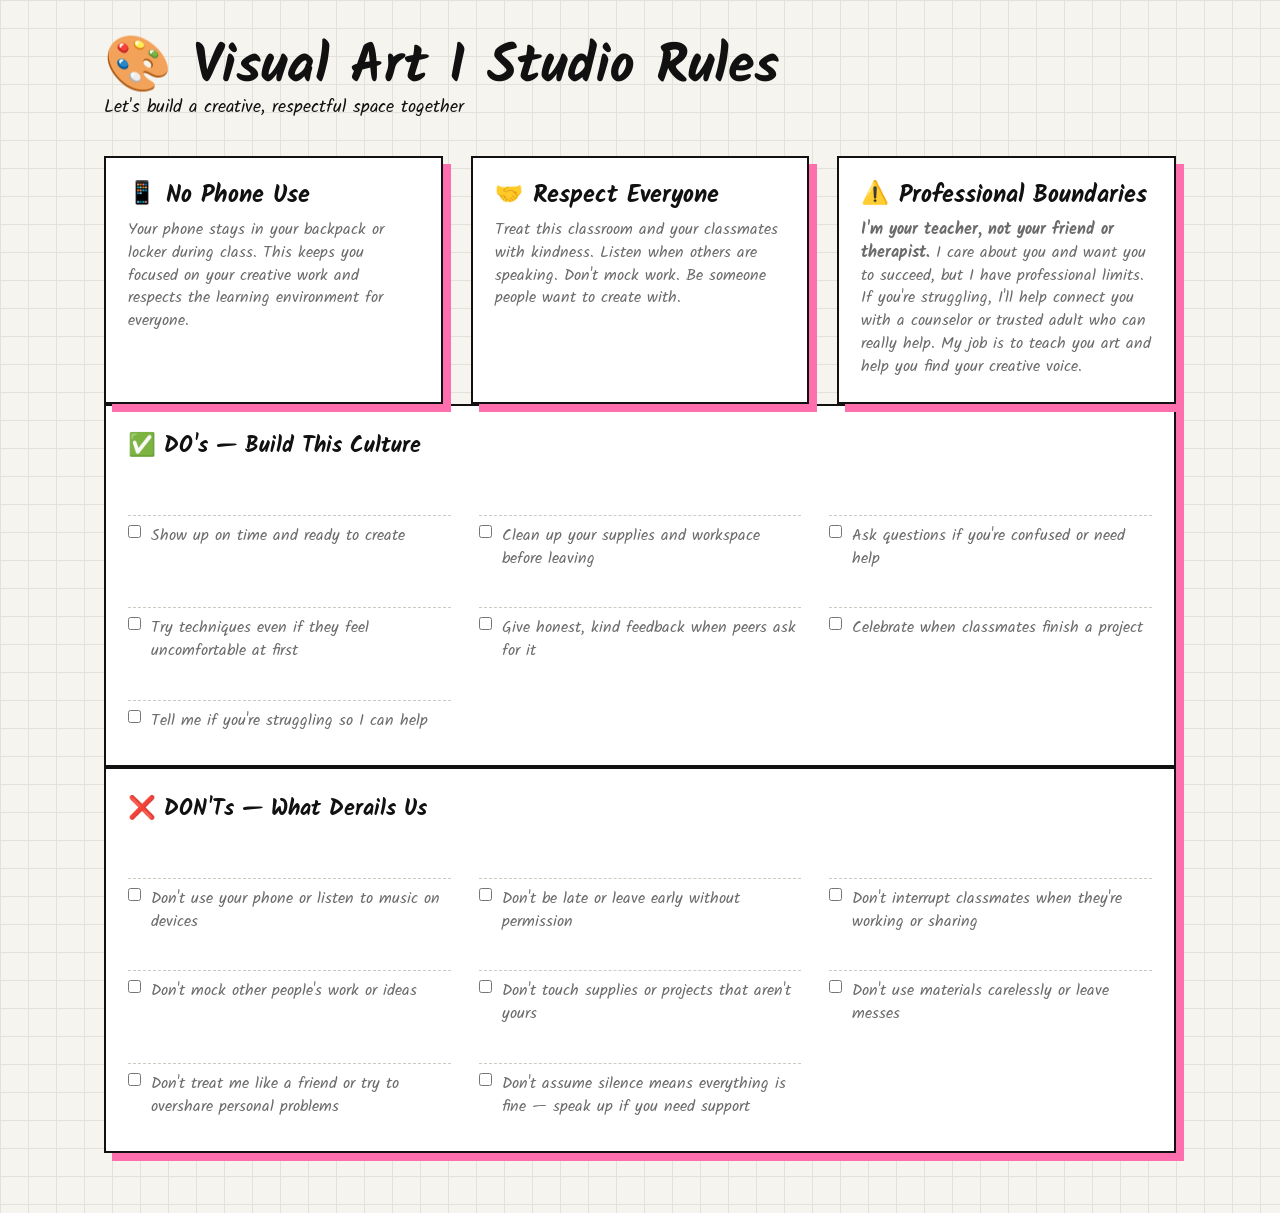
<file: visual_art_i_classroom_rules.html>
<!DOCTYPE html>
<html>
<head>
<meta charset="UTF-8">
<meta name="viewport" content="width=device-width, initial-scale=1.0">
<title>Visual Art I — Classroom Rules</title>
<link rel="preconnect" href="https://fonts.googleapis.com">
<link rel="preconnect" href="https://fonts.gstatic.com" crossorigin>
<link href="https://fonts.googleapis.com/css2?family=Kalam:wght@400;700&family=Space+Mono&family=Rock+Salt&display=swap" rel="stylesheet">
<link rel="stylesheet" href="sketchbook.css">
</head>
<body class="c-pink">

<div class="rules-container">
  <div class="header">
    <h1>🎨 Visual Art I Studio Rules</h1>
    <p>Let's build a creative, respectful space together</p>
  </div>
  
  <div class="rules-grid">
    <div class="rule-card phone">
      <h2><span class="emoji">📱</span> No Phone Use</h2>
      <div class="rule-content">
        Your phone stays in your backpack or locker during class. This keeps you focused on your creative work and respects the learning environment for everyone.
      </div>
    </div>
    
    <div class="rule-card respect">
      <h2><span class="emoji">🤝</span> Respect Everyone</h2>
      <div class="rule-content">
        Treat this classroom and your classmates with kindness. Listen when others are speaking. Don't mock work. Be someone people want to create with.
      </div>
    </div>
    
    <div class="rule-card boundaries">
      <h2><span class="emoji">⚠️</span> Professional Boundaries</h2>
      <div class="rule-content">
        <strong>I'm your teacher, not your friend or therapist.</strong> I care about you and want you to succeed, but I have professional limits. If you're struggling, I'll help connect you with a counselor or trusted adult who can really help. My job is to teach you art and help you find your creative voice.
      </div>
    </div>
  </div>
  
  <div class="checklist-section checklist-dos">
    <h3>✅ DO's — Build This Culture</h3>
    <div class="checklist">
      <div class="checklist-item dos-item">
        <input type="checkbox" id="do1">
        <label for="do1">Show up on time and ready to create</label>
      </div>
      <div class="checklist-item dos-item">
        <input type="checkbox" id="do2">
        <label for="do2">Clean up your supplies and workspace before leaving</label>
      </div>
      <div class="checklist-item dos-item">
        <input type="checkbox" id="do3">
        <label for="do3">Ask questions if you're confused or need help</label>
      </div>
      <div class="checklist-item dos-item">
        <input type="checkbox" id="do4">
        <label for="do4">Try techniques even if they feel uncomfortable at first</label>
      </div>
      <div class="checklist-item dos-item">
        <input type="checkbox" id="do5">
        <label for="do5">Give honest, kind feedback when peers ask for it</label>
      </div>
      <div class="checklist-item dos-item">
        <input type="checkbox" id="do6">
        <label for="do6">Celebrate when classmates finish a project</label>
      </div>
      <div class="checklist-item dos-item">
        <input type="checkbox" id="do7">
        <label for="do7">Tell me if you're struggling so I can help</label>
      </div>
    </div>
  </div>
  
  <div class="checklist-section checklist-donts">
    <h3>❌ DON'Ts — What Derails Us</h3>
    <div class="checklist">
      <div class="checklist-item donts-item">
        <input type="checkbox" id="dont1">
        <label for="dont1">Don't use your phone or listen to music on devices</label>
      </div>
      <div class="checklist-item donts-item">
        <input type="checkbox" id="dont2">
        <label for="dont2">Don't be late or leave early without permission</label>
      </div>
      <div class="checklist-item donts-item">
        <input type="checkbox" id="dont3">
        <label for="dont3">Don't interrupt classmates when they're working or sharing</label>
      </div>
      <div class="checklist-item donts-item">
        <input type="checkbox" id="dont4">
        <label for="dont4">Don't mock other people's work or ideas</label>
      </div>
      <div class="checklist-item donts-item">
        <input type="checkbox" id="dont5">
        <label for="dont5">Don't touch supplies or projects that aren't yours</label>
      </div>
      <div class="checklist-item donts-item">
        <input type="checkbox" id="dont6">
        <label for="dont6">Don't use materials carelessly or leave messes</label>
      </div>
      <div class="checklist-item donts-item">
        <input type="checkbox" id="dont7">
        <label for="dont7">Don't treat me like a friend or try to overshare personal problems</label>
      </div>
      <div class="checklist-item donts-item">
        <input type="checkbox" id="dont8">
        <label for="dont8">Don't assume silence means everything is fine — speak up if you need support</label>
      </div>
    </div>
  </div>
</div>
</file>
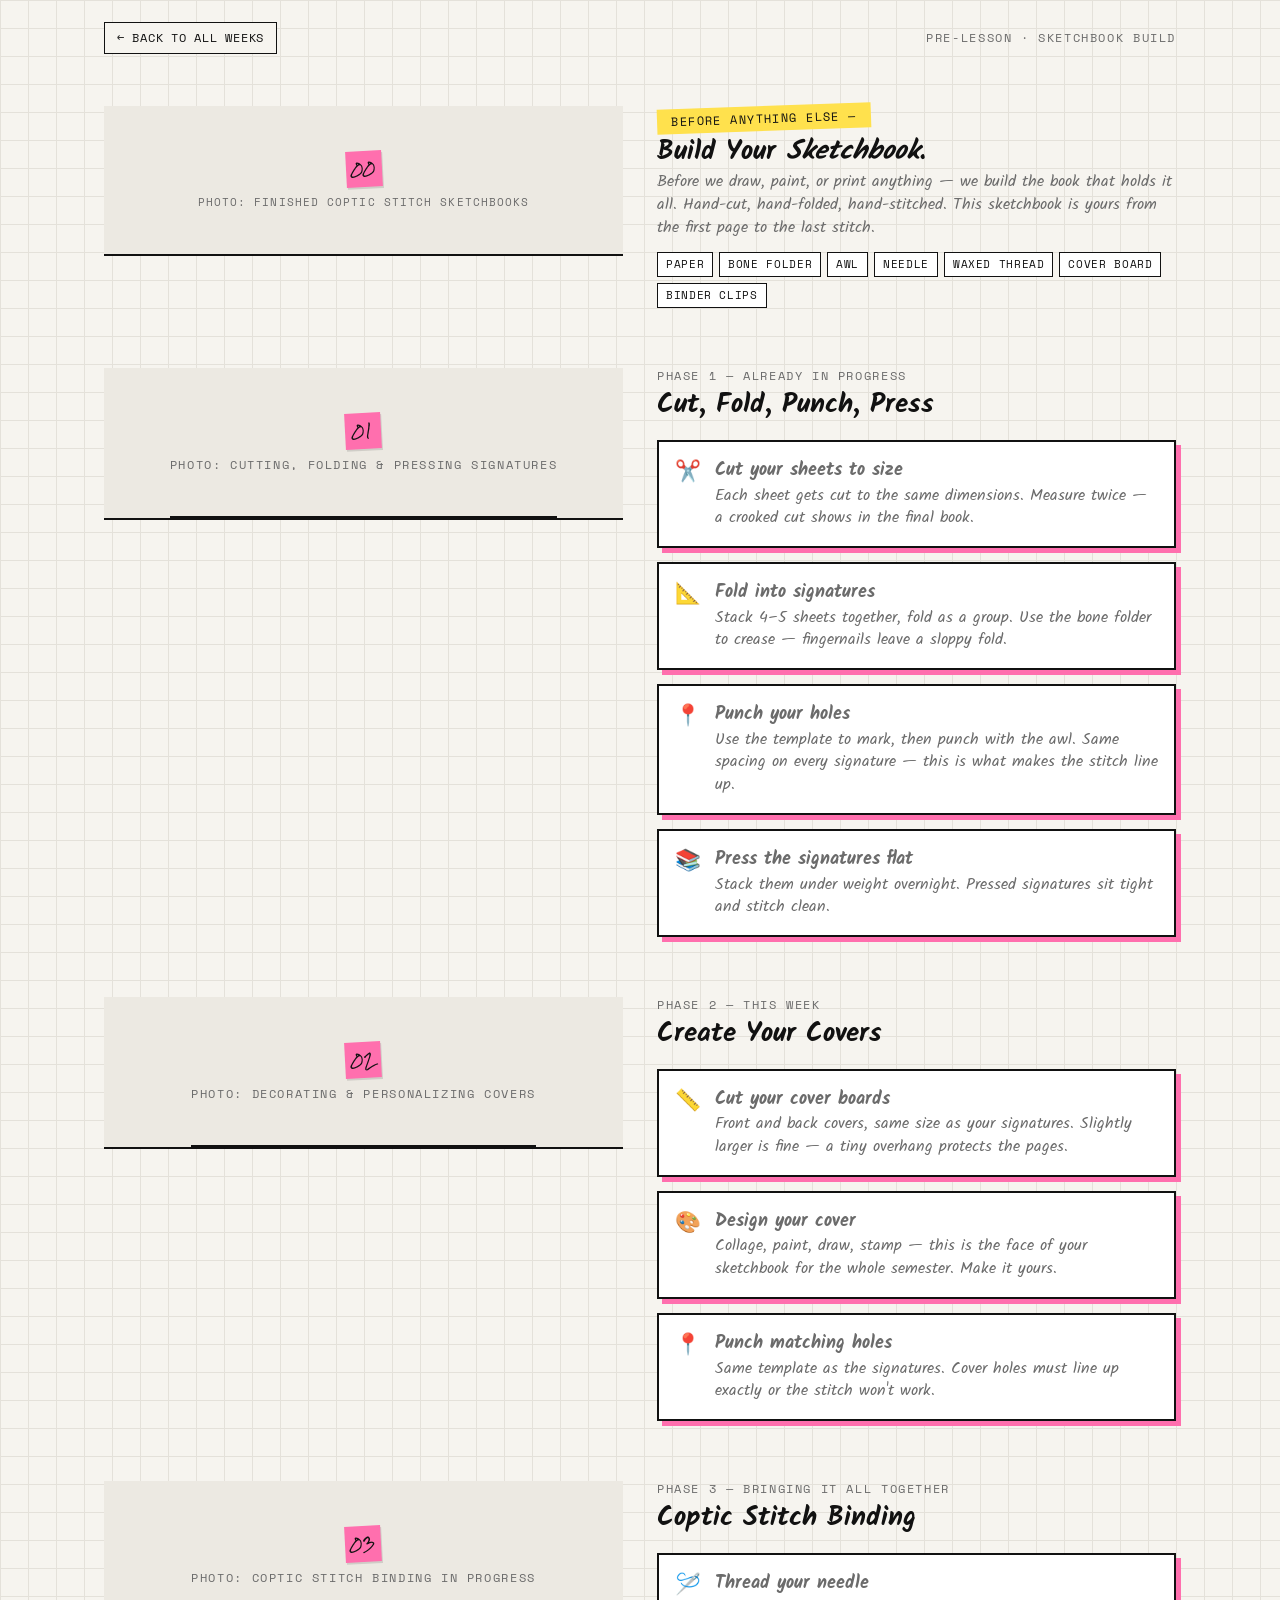
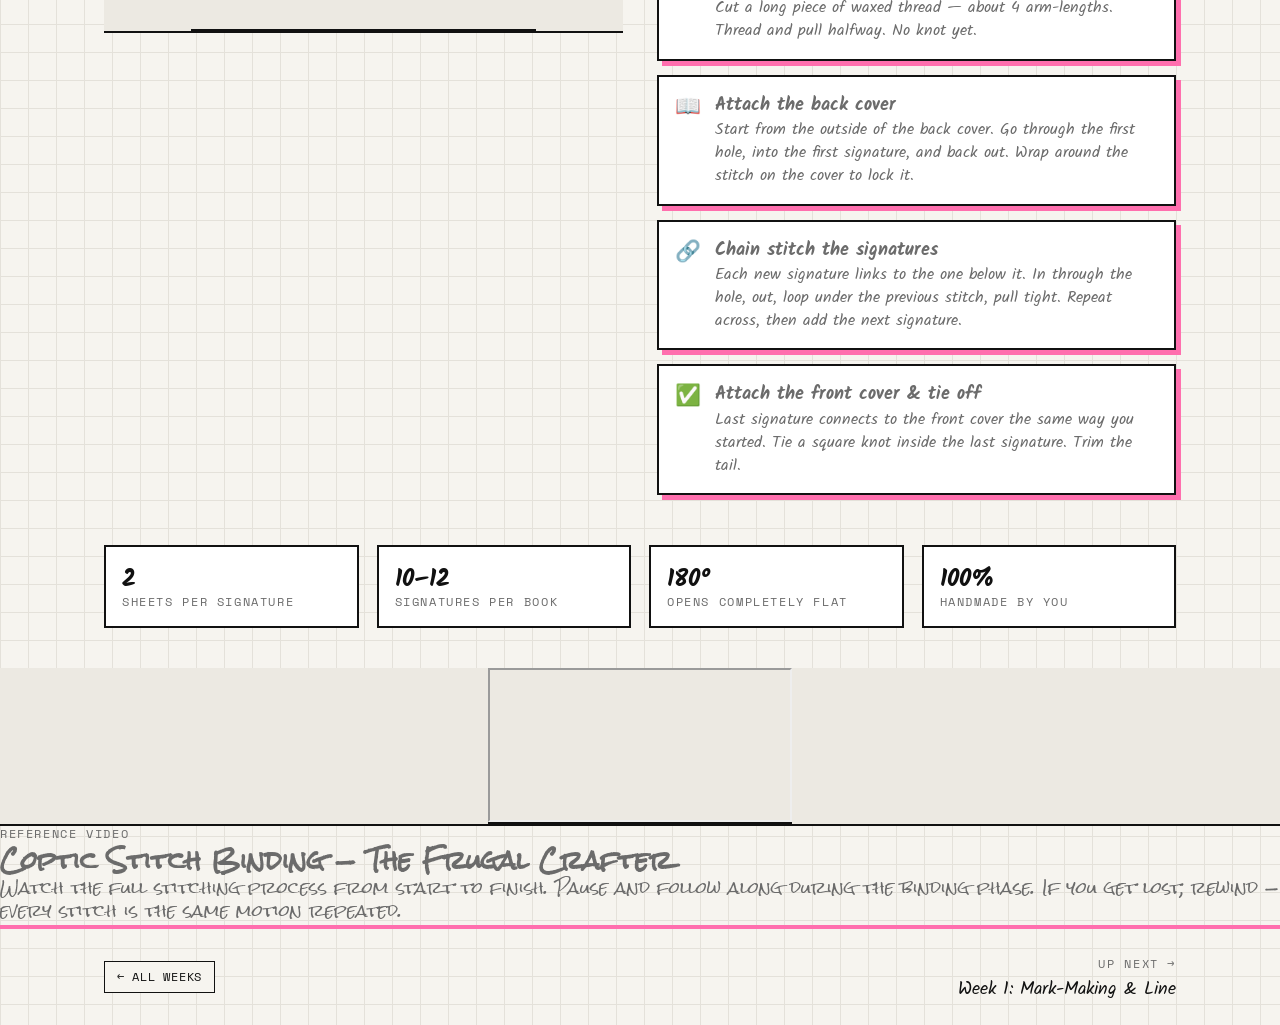
<file: foundations/week-00.html>
<!DOCTYPE html>
<html lang="en">
<head>
<meta charset="UTF-8">
<meta name="viewport" content="width=device-width, initial-scale=1.0">
<title>Build Your Sketchbook — Visual Art I</title>
<link rel="preconnect" href="https://fonts.googleapis.com">
<link rel="preconnect" href="https://fonts.gstatic.com" crossorigin>
<link href="https://fonts.googleapis.com/css2?family=Kalam:wght@400;700&family=Space+Mono&family=Rock+Salt&display=swap" rel="stylesheet">
<link rel="stylesheet" href="../sketchbook.css">
</head>
<body class="c-pink">

<!-- ── Nav ── -->
<nav class="top-nav">
  <a href="index.html">← Back to all weeks</a>
  <span class="page-label">Pre-Lesson · Sketchbook Build</span>
</nav>

<!-- ── Hero ── -->
<section class="lesson-hero">
  <div class="hero-image">
    <span class="big-label">00</span>
    <span class="placeholder-msg">photo: finished coptic stitch sketchbooks</span>
  </div>
  <div class="hero-text">
    <div class="phase-tag">Before anything else —</div>
    <h1>Build Your <em>Sketchbook.</em></h1>
    <p class="hero-desc">Before we draw, paint, or print anything — we build the book that holds it all. Hand-cut, hand-folded, hand-stitched. This sketchbook is yours from the first page to the last stitch.</p>
    <div class="tools-list">
      <span class="tool-chip">Paper</span>
      <span class="tool-chip">Bone Folder</span>
      <span class="tool-chip">Awl</span>
      <span class="tool-chip">Needle</span>
      <span class="tool-chip">Waxed Thread</span>
      <span class="tool-chip">Cover Board</span>
      <span class="tool-chip">Binder Clips</span>
    </div>
  </div>
</section>

<!-- ══════════ PHASE 1: SIGNATURES ══════════ -->
<section class="phase phase-signatures">
  <div class="phase-image">
    <div class="img-placeholder">
      <span class="step-num">01</span>
      <span class="img-label">photo: cutting, folding &amp; pressing signatures</span>
    </div>
  </div>
  <div class="phase-content">
    <div class="phase-label">Phase 1 — already in progress</div>
    <h2>Cut, Fold, Punch, Press</h2>
    <div class="step-cards">
      <div class="step-card">
        <div class="step-icon">✂️</div>
        <div class="step-text">
          <h3>Cut your sheets to size</h3>
          <p>Each sheet gets cut to the same dimensions. Measure twice — a crooked cut shows in the final book.</p>
        </div>
      </div>
      <div class="step-card">
        <div class="step-icon">📐</div>
        <div class="step-text">
          <h3>Fold into signatures</h3>
          <p>Stack 4–5 sheets together, fold as a group. Use the bone folder to crease — fingernails leave a sloppy fold.</p>
        </div>
      </div>
      <div class="step-card">
        <div class="step-icon">📍</div>
        <div class="step-text">
          <h3>Punch your holes</h3>
          <p>Use the template to mark, then punch with the awl. Same spacing on every signature — this is what makes the stitch line up.</p>
        </div>
      </div>
      <div class="step-card">
        <div class="step-icon">📚</div>
        <div class="step-text">
          <h3>Press the signatures flat</h3>
          <p>Stack them under weight overnight. Pressed signatures sit tight and stitch clean.</p>
        </div>
      </div>
    </div>
  </div>
</section>

<!-- ══════════ PHASE 2: COVERS ══════════ -->
<section class="phase phase-covers reversed">
  <div class="phase-image">
    <div class="img-placeholder">
      <span class="step-num">02</span>
      <span class="img-label">photo: decorating &amp; personalizing covers</span>
    </div>
  </div>
  <div class="phase-content">
    <div class="phase-label">Phase 2 — this week</div>
    <h2>Create Your Covers</h2>
    <div class="step-cards">
      <div class="step-card">
        <div class="step-icon">📏</div>
        <div class="step-text">
          <h3>Cut your cover boards</h3>
          <p>Front and back covers, same size as your signatures. Slightly larger is fine — a tiny overhang protects the pages.</p>
        </div>
      </div>
      <div class="step-card">
        <div class="step-icon">🎨</div>
        <div class="step-text">
          <h3>Design your cover</h3>
          <p>Collage, paint, draw, stamp — this is the face of your sketchbook for the whole semester. Make it yours.</p>
        </div>
      </div>
      <div class="step-card">
        <div class="step-icon">📍</div>
        <div class="step-text">
          <h3>Punch matching holes</h3>
          <p>Same template as the signatures. Cover holes must line up exactly or the stitch won't work.</p>
        </div>
      </div>
    </div>
  </div>
</section>

<!-- ══════════ PHASE 3: COPTIC STITCH ══════════ -->
<section class="phase phase-stitch">
  <div class="phase-image">
    <div class="img-placeholder">
      <span class="step-num">03</span>
      <span class="img-label">photo: coptic stitch binding in progress</span>
    </div>
  </div>
  <div class="phase-content">
    <div class="phase-label">Phase 3 — bringing it all together</div>
    <h2>Coptic Stitch Binding</h2>
    <div class="step-cards">
      <div class="step-card">
        <div class="step-icon">🪡</div>
        <div class="step-text">
          <h3>Thread your needle</h3>
          <p>Cut a long piece of waxed thread — about 4 arm-lengths. Thread and pull halfway. No knot yet.</p>
        </div>
      </div>
      <div class="step-card">
        <div class="step-icon">📖</div>
        <div class="step-text">
          <h3>Attach the back cover</h3>
          <p>Start from the outside of the back cover. Go through the first hole, into the first signature, and back out. Wrap around the stitch on the cover to lock it.</p>
        </div>
      </div>
      <div class="step-card">
        <div class="step-icon">🔗</div>
        <div class="step-text">
          <h3>Chain stitch the signatures</h3>
          <p>Each new signature links to the one below it. In through the hole, out, loop under the previous stitch, pull tight. Repeat across, then add the next signature.</p>
        </div>
      </div>
      <div class="step-card">
        <div class="step-icon">✅</div>
        <div class="step-text">
          <h3>Attach the front cover &amp; tie off</h3>
          <p>Last signature connects to the front cover the same way you started. Tie a square knot inside the last signature. Trim the tail.</p>
        </div>
      </div>
    </div>
  </div>
</section>

<!-- ══════════ DETAIL STRIP ══════════ -->
<section class="detail-strip">
  <div class="detail-cell">
    <div class="detail-big">2</div>
    <div class="detail-label">sheets per signature</div>
  </div>
  <div class="detail-cell">
    <div class="detail-big">10–12</div>
    <div class="detail-label">signatures per book</div>
  </div>
  <div class="detail-cell">
    <div class="detail-big">180°</div>
    <div class="detail-label">opens completely flat</div>
  </div>
  <div class="detail-cell">
    <div class="detail-big">100%</div>
    <div class="detail-label">handmade by you</div>
  </div>
</section>

<!-- ══════════ VIDEO REFERENCE ══════════ -->
<section class="video-ref">
  <div class="video-embed">
    <div class="video-wrapper">
      <iframe src="https://www.youtube.com/embed/rvqNAcNxbGc" title="Coptic Stitch Binding Tutorial" allow="accelerometer; autoplay; clipboard-write; encrypted-media; gyroscope; picture-in-picture" allowfullscreen></iframe>
    </div>
  </div>
  <div class="video-text">
    <div class="video-label">reference video</div>
    <h2>Coptic Stitch Binding — The Frugal Crafter</h2>
    <p>Watch the full stitching process from start to finish. Pause and follow along during the binding phase. If you get lost, rewind — every stitch is the same motion repeated.</p>
  </div>
</section>

<!-- ── Bottom Nav ── -->
<nav class="bottom-nav">
  <a href="index.html">← All Weeks</a>
  <div style="text-align: right;">
    <span class="next-label">up next →</span><br>
    <span>Week 1: Mark-Making &amp; Line</span>
  </div>
</nav>

</body>
</html>
</file>
<file: sketchbook.css>
/* ══════════════════════════════════════════════════════════════
   SKETCHBOOK — shared design system for the whole artclass site
   Linked from every page. Fonts are loaded per page from Google:
   Kalam 400/700 · Rock Salt · Space Mono
   ══════════════════════════════════════════════════════════════ */

:root {
  --ink:    #111111;   /* text, borders, doodles        */
  --char:   #3A3A3A;   /* doodle underlines, 2nd marks  */
  --ink2:   #6B6B6B;   /* supporting text               */
  --paper:  #F6F4EF;   /* page background               */
  --grid:   #E4E1DA;   /* graph paper rule              */
  --white:  #FFFFFF;   /* cards                         */
  --warm:   #ECE9E2;   /* alternate cards               */
  --pink:   #FF6FAE;   /* pop — drawing / painting      */
  --yellow: #FFE14D;   /* pop — name-strip tape (global) */
  --orange: #FF9F45;   /* pop — 3D Art                   */
  --gold:   #F5C518;   /* pop — Honors 3D Art            */
  --dash:   #CFCBC2;   /* dashed dividers               */

  --accent: var(--pink);          /* per-page course colour */
  --hand:   'Kalam', cursive;
  --scrawl: 'Rock Salt', cursive;
  --label:  'Space Mono', monospace;
}

.c-pink   { --accent: var(--pink); }
.c-orange { --accent: var(--orange); }
.c-honors { --accent: var(--gold); }

* { margin:0; padding:0; box-sizing:border-box; }
html { scroll-behavior:smooth; }
a { color:inherit; }
img, svg { max-width:100%; }

body {
  font-family:var(--hand); color:var(--ink); font-size:18px; line-height:1.45;
  overflow-x:hidden; background-color:var(--paper);
  background-image:
    linear-gradient(var(--grid) 1px, transparent 1px),
    linear-gradient(90deg, var(--grid) 1px, transparent 1px);
  background-size:28px 28px;
  -webkit-font-smoothing:antialiased;
}

.wrap { max-width:1120px; margin:0 auto; padding:0 24px; }
.mono { font-family:var(--label); }

/* ── Hand-drawn doodle overlays ── */
svg.dd { position:absolute; pointer-events:none; overflow:visible; max-width:none; }
svg.dd path { fill:none; stroke-linecap:round; stroke-linejoin:round; }

/* ══ NAV ══════════════════════════════════════════════════════ */
nav { padding:22px 0; }
nav .wrap { display:flex; justify-content:space-between; align-items:center; flex-wrap:wrap; gap:12px; }
.brand { font-family:var(--scrawl); font-size:1rem; text-decoration:none; }
nav ul { list-style:none; display:flex; gap:10px; flex-wrap:wrap; }
.tab, .site-nav a, .top-nav a, .bottom-nav a {
  font-family:var(--label); font-size:.78rem; text-transform:uppercase; letter-spacing:.06em;
  text-decoration:none; padding:6px 12px; border:1.5px solid var(--ink); background:var(--paper);
  display:inline-block;
}
.tab:hover, .site-nav a:hover, .top-nav a:hover, .bottom-nav a:hover { background:var(--ink); color:var(--paper); }
.site-nav a.active { background:var(--accent); }

/* Course-page header */
.site-header { padding:22px 0; max-width:1120px; margin:0 auto; padding-left:24px; padding-right:24px;
  display:flex; justify-content:space-between; align-items:center; flex-wrap:wrap; gap:12px; }
.site-header .logo { font-family:var(--scrawl); font-size:1rem; text-decoration:none; }
.site-header .logo span { display:inline; }
.site-nav { list-style:none; display:flex; gap:10px; flex-wrap:wrap; }

/* Week-page nav strips */
.top-nav, .bottom-nav { max-width:1120px; margin:0 auto; padding:22px 24px;
  display:flex; justify-content:space-between; align-items:center; flex-wrap:wrap; gap:12px; }
.page-label, .next-label { font-family:var(--label); font-size:.72rem; text-transform:uppercase;
  letter-spacing:.14em; color:var(--ink2); }

/* ══ HERO ═════════════════════════════════════════════════════ */
.hero { padding:56px 0 30px; position:relative; }
.tape, .hero-eyebrow, .phase-tag {
  display:inline-block; background:var(--yellow); color:var(--ink); padding:4px 14px;
  transform:rotate(-2deg); font-family:var(--label); font-size:.75rem;
  letter-spacing:.12em; text-transform:uppercase;
}
.hero h1, .hero-content h1 {
  font-weight:700; font-size:clamp(3rem,8vw,6rem); line-height:.98; margin-top:22px; max-width:860px;
}
.hero h1 em, .hero-content h1 em { font-style:normal; color:var(--ink); position:relative; display:inline-block; }
.hero p, .hero-content p, .subtitle { margin-top:20px; font-size:1.25rem; max-width:620px; color:var(--ink2); }
.hero .note { position:absolute; right:30px; top:70px; font-family:var(--scrawl); font-size:.95rem;
  color:var(--char); transform:rotate(6deg); width:200px; text-align:center; }
.hero .note svg.dd { position:static; display:block; margin:6px auto 0; width:80px; height:60px; }
.hero-content { max-width:1120px; margin:0 auto; padding:0 24px; }

/* ══ TRACKS (home page) ═══════════════════════════════════════ */
.track { padding:34px 0 10px; }
.track .kicker { font-family:var(--label); font-size:.72rem; letter-spacing:.14em;
  text-transform:uppercase; color:var(--ink2); }
.track > h2 { font-weight:700; font-size:2.2rem; line-height:1; display:inline-block;
  position:relative; margin:6px 0 26px; }
.courses { display:grid; grid-template-columns:repeat(auto-fit,minmax(min(460px,100%),1fr));
  gap:40px; align-items:start; }

/* ══ COURSE CARD ══════════════════════════════════════════════ */
.page { background:var(--white); border:2px solid var(--ink); padding:30px 28px 26px;
  position:relative; box-shadow:8px 8px 0 var(--accent); }
.page.soon { border-style:dashed; }
.page .tag, .unit-range, .detail-label, .img-label, .video-label, .phase-label {
  font-family:var(--label); font-size:.72rem; letter-spacing:.14em;
  text-transform:uppercase; color:var(--ink2); }
.page h2 { font-weight:700; font-size:2.6rem; line-height:1; margin:8px 0 6px;
  position:relative; display:inline-block; }
.page .sub { color:var(--ink2); }
.soonnote { border-top:1.5px dashed var(--dash); margin-top:4px; padding:18px 0 6px;
  color:var(--ink2); font-size:1rem; }

/* ── Buttons ── */
.btns { display:flex; gap:10px; margin:18px 0 22px; flex-wrap:wrap; }
.btns a, .back {
  font-family:var(--label); font-size:.75rem; text-transform:uppercase; letter-spacing:.06em;
  text-decoration:none; padding:8px 12px; border:1.5px solid var(--ink);
  background:var(--white); color:var(--ink); display:inline-block;
}
.btns a.pop { background:var(--accent); color:var(--ink); border-color:var(--ink); }
.btns a:hover, .back:hover { background:var(--ink); color:var(--paper); }

/* ── Scrawled link ── */
.hub, .video-ref {
  display:block; margin-top:20px; text-decoration:none; font-family:var(--scrawl);
  font-size:.95rem; color:var(--ink); width:fit-content;
  border-bottom:4px solid var(--accent); padding-bottom:2px;
}

/* ══ UNIT ROWS ════════════════════════════════════════════════ */
.units { list-style:none; }
.units li { display:grid; grid-template-columns:44px 1fr auto; gap:4px 12px;
  padding:12px 0; border-top:1.5px dashed var(--dash); }
.units .n, .unit-num, .step-num, .week-big, .big-label {
  font-family:var(--scrawl); color:var(--ink); width:36px; height:36px; display:grid;
  place-items:center; font-size:.85rem; margin-top:2px; transform:rotate(-3deg);
  box-shadow:1px 2px 0 rgba(0,0,0,.12); background:var(--accent); flex:none;
}
.units li:nth-child(even) .n,
.step-cards > *:nth-child(even) .step-num { transform:rotate(2.5deg); }
.units h3, .unit-title, .card-title, .step-text b { font-weight:700; font-size:1.25rem; line-height:1.15; }
.units .p, .card-desc, .step-text, .phase-content p, .hero-desc { font-size:.98rem; color:var(--ink2); }
.units .wk { font-family:var(--label); font-size:.72rem; color:var(--ink2);
  white-space:nowrap; padding-top:6px; }

/* ══ COURSE OVERVIEW (week grid) ══════════════════════════════ */
.unit-section { max-width:1120px; margin:0 auto; padding:34px 24px 10px; }
.unit-header { display:flex; align-items:center; gap:14px; margin-bottom:22px; }
.unit-info { display:flex; flex-direction:column; gap:2px; }
.weeks-grid { display:grid; grid-template-columns:repeat(auto-fill,minmax(min(260px,100%),1fr)); gap:28px; }
.week-card { display:block; text-decoration:none; background:var(--white);
  border:2px solid var(--ink); box-shadow:8px 8px 0 var(--accent); }
a.week-card:hover { box-shadow:4px 4px 0 var(--accent); }
.card-image, .img-placeholder, .hero-image, .phase-image, .video-wrapper, .video-embed {
  background:var(--warm); border-bottom:2px solid var(--ink); min-height:150px;
  display:flex; flex-direction:column; align-items:center; justify-content:center; gap:8px;
  position:relative; }
.placeholder { display:flex; flex-direction:column; align-items:center; gap:8px; }
.placeholder-text, .placeholder-msg { font-family:var(--label); font-size:.68rem;
  text-transform:uppercase; letter-spacing:.1em; color:var(--ink2); text-align:center; padding:0 10px; }
.card-body { padding:20px 18px; }
.card-tags, .tools-list { display:flex; flex-wrap:wrap; gap:6px; margin-top:12px; }
.card-tags .tag, .tools-list .tool-chip { font-family:var(--label); font-size:.66rem;
  text-transform:uppercase; letter-spacing:.06em; padding:4px 8px;
  border:1.5px solid var(--ink); background:var(--white); }

/* ══ ACCORDION ════════════════════════════════════════════════ */
.accordion-item { border:2px solid var(--ink); background:var(--white); margin-bottom:14px; }
.accordion-trigger { display:flex; justify-content:space-between; align-items:center; gap:12px;
  width:100%; padding:16px 18px; background:none; border:0; cursor:pointer;
  font-family:var(--hand); font-weight:700; font-size:1.1rem; text-align:left; color:var(--ink); }
.accordion-content { padding:0 18px 18px; color:var(--ink2); font-size:.98rem; }
.chevron { font-family:var(--label); font-size:.8rem; }

/* ══ SPOTLIGHT ════════════════════════════════════════════════ */
.spotlight { max-width:1120px; margin:0 auto; padding:34px 24px; }
.spotlight-rail { display:grid; grid-template-columns:repeat(auto-fit,minmax(min(260px,100%),1fr)); gap:24px; }
.spotlight-card { background:var(--white); border:2px solid var(--ink);
  box-shadow:8px 8px 0 var(--accent); padding:22px 20px; }

/* ══ WEEK LESSON PAGE ═════════════════════════════════════════ */
.lesson-hero { max-width:1120px; margin:0 auto; padding:30px 24px;
  display:grid; grid-template-columns:repeat(auto-fit,minmax(min(320px,100%),1fr)); gap:34px; align-items:start; }
.phase { max-width:1120px; margin:0 auto; padding:30px 24px;
  display:grid; grid-template-columns:repeat(auto-fit,minmax(min(320px,100%),1fr)); gap:34px; align-items:start; }
.phase.reversed .phase-image { order:-1; }
.step-cards { display:grid; gap:14px; margin-top:16px; }
.step-card { display:flex; gap:14px; align-items:flex-start; background:var(--white);
  border:2px solid var(--ink); padding:16px 16px; box-shadow:5px 5px 0 var(--accent); }
.step-icon { font-size:1.3rem; }
.detail-strip { max-width:1120px; margin:0 auto; padding:20px 24px;
  display:grid; grid-template-columns:repeat(auto-fit,minmax(min(170px,100%),1fr)); gap:18px; }
.detail-cell { background:var(--white); border:2px solid var(--ink); padding:16px 16px; }
.detail-big { font-weight:700; font-size:1.5rem; line-height:1.1; margin-top:4px; }
.video-text { color:var(--ink2); font-size:.98rem; }

/* ══ RESOURCE STICKIES ════════════════════════════════════════ */
.res { padding-top:40px; }
.res h2 { font-weight:700; font-size:2.6rem; display:inline-block; position:relative; margin-bottom:24px; }
.stickies { display:grid; grid-template-columns:repeat(auto-fit,minmax(min(230px,100%),300px));
  gap:24px; padding-bottom:40px; }
.sticky { padding:22px 20px; min-height:170px; display:flex; flex-direction:column; gap:4px;
  box-shadow:0 6px 14px rgba(0,0,0,.08); border:1.5px solid var(--char); background:var(--white); }
.sticky:nth-child(even) { background:var(--warm); }
.sticky:nth-child(4n+1) { transform:rotate(-1.5deg); }
.sticky:nth-child(4n+2) { transform:rotate(1deg); }
.sticky:nth-child(4n+3) { transform:rotate(-.6deg); }
.sticky:nth-child(4n)   { transform:rotate(1.4deg); }
.sticky b { font-size:1.25rem; line-height:1.15; }
.sticky span { color:var(--ink2); font-size:.98rem; }
.sticky .l { margin-top:auto; display:flex; gap:14px; }
.sticky .l a { font-family:var(--label); font-size:.75rem; text-transform:uppercase; }

/* ══ STUB "COMING SOON" PAGES ═════════════════════════════════ */
.stub { min-height:100vh; display:flex; flex-direction:column; align-items:center;
  justify-content:center; text-align:center; padding:4rem 1.5rem 2.5rem; }
.stub .eyebrow { font-family:var(--scrawl); font-size:.95rem; color:var(--char); margin-bottom:14px; }
.stub h1 { font-weight:700; font-size:clamp(2.4rem,7vw,3.6rem); line-height:1.02;
  margin-bottom:16px; position:relative; display:inline-block; }
.stub .badge { display:inline-block; background:var(--accent); color:var(--ink);
  font-family:var(--label); font-size:.72rem; letter-spacing:.12em; text-transform:uppercase;
  padding:5px 14px; transform:rotate(-2deg); margin-bottom:26px; }
.stub p { color:var(--ink2); max-width:30rem; margin:0 auto 32px; }

/* ══ CLASSROOM RULES ══════════════════════════════════════════ */
.rules-container { max-width:1120px; margin:0 auto; padding:40px 24px 60px; }
.rules-container .header { margin-bottom:34px; }
.rules-container .header h1 { font-weight:700; font-size:clamp(2.4rem,6vw,3.4rem); line-height:1.02; }
.rules-grid { display:grid; grid-template-columns:repeat(auto-fit,minmax(min(300px,100%),1fr)); gap:28px; }
.rule-card { background:var(--white); border:2px solid var(--ink); padding:24px 22px;
  box-shadow:8px 8px 0 var(--accent); }
.rule-card h2 { font-weight:700; font-size:1.5rem; line-height:1.15; margin-bottom:10px;
  display:flex; align-items:center; gap:10px; }
.rule-content { color:var(--ink2); font-size:.98rem; }
.rule-content p + p { margin-top:10px; }
.emoji { font-size:1.4rem; }
.checklist { display:grid; grid-template-columns:repeat(auto-fit,minmax(min(300px,100%),1fr));
  gap:28px; margin-top:52px; }
.checklist-section { background:var(--white); border:2px solid var(--ink); padding:24px 22px;
  box-shadow:8px 8px 0 var(--accent); }
.checklist-section h2, .checklist-section h3 { font-weight:700; font-size:1.4rem; margin-bottom:12px; }
.checklist-item { display:flex; gap:10px; align-items:flex-start; padding:9px 0;
  border-top:1.5px dashed var(--dash); color:var(--ink2); font-size:.98rem; }
.checklist-section > .checklist-item:first-of-type { border-top:0; }

/* ══ FOOTER ═══════════════════════════════════════════════════ */
footer { text-align:center; padding:48px 0 60px; font-family:var(--scrawl); font-size:.95rem; }

/* ══ PHONE ════════════════════════════════════════════════════ */
@media (max-width:760px) {
  .hero .note { display:none; }
  .page, .week-card, .spotlight-card, .rule-card, .checklist-section { box-shadow:5px 5px 0 var(--accent); }
  .page { padding:24px 20px; }
  .page h2 { font-size:2.2rem; }
  .track > h2 { font-size:1.9rem; }
  .site-header, .top-nav, .bottom-nav { padding-top:16px; padding-bottom:16px; }
}

/* ── Course-colour aliases used by existing markup ── */
.va { --accent: var(--pink); }    /* Visual Art / Foundations */
.td { --accent: var(--orange); }  /* 3D Art                   */
.hn { --accent: var(--gold); }    /* Honors 3D Art            */

/* ══ HONORS MARKER ════════════════════════════════════════════ */
.tape-honors {
  display:inline-block; background:var(--ink); color:var(--paper);
  font-family:var(--label); font-size:.68rem; letter-spacing:.18em;
  text-transform:uppercase; padding:4px 14px; transform:rotate(-2deg);
  margin-bottom:10px;
}

/* ══ "HONORS GOES DEEPER" — placeholder for Ms. Valenti ═══════ */
.deeper {
  grid-column:2 / -1; margin-top:9px; padding:9px 11px;
  border:1.5px dashed var(--char); background:var(--warm);
}
.deeper .deeper-label {
  display:block; font-family:var(--label); font-size:.62rem; letter-spacing:.14em;
  text-transform:uppercase; color:var(--ink); margin-bottom:3px;
}
.deeper .todo { color:var(--ink2); font-size:.92rem; font-style:italic; }

/* ══ REDIRECT SHIM ════════════════════════════════════════════ */
.redirect { min-height:100vh; display:flex; flex-direction:column; align-items:center;
  justify-content:center; text-align:center; padding:4rem 1.5rem; gap:16px; }
.redirect p { color:var(--ink2); max-width:28rem; }

/* Three-up course grid (home page) */
.courses.three { grid-template-columns:repeat(auto-fit,minmax(min(300px,100%),1fr)); }

/* Button row as the last thing in a card shouldn't leave a gap */
.page .btns:last-child { margin-bottom:0; }

/* Lesson-deck pointer inside a week card */
.deck-link { margin-top:12px; font-family:var(--scrawl); font-size:.8rem;
  color:var(--ink); border-bottom:4px solid var(--accent); display:inline-block;
  padding-bottom:2px; }

/* ══ UNIT ACCORDIONS (course overview) ════════════════════════ */
details.unit-section > summary.unit-header {
  display:flex; align-items:center; gap:14px; cursor:pointer;
  list-style:none; margin-bottom:0;
  background:var(--white); border:2px solid var(--ink);
  padding:14px 18px; box-shadow:5px 5px 0 var(--accent);
}
details.unit-section > summary.unit-header::-webkit-details-marker { display:none; }
details.unit-section > summary.unit-header::marker { content:''; }
details.unit-section > summary.unit-header:hover { background:var(--warm); }
details.unit-section[open] > summary.unit-header { margin-bottom:26px; }
.unit-toggle { margin-left:auto; font-family:var(--label); font-size:1rem;
  display:inline-block; transition:transform .2s ease; }
details.unit-section[open] .unit-toggle { transform:rotate(180deg); }

/* ══ LESSON ACCORDIONS (inside a unit) ════════════════════════ */
.lessons { display:flex; flex-direction:column; gap:10px; }
details.lesson { border:2px solid var(--ink); background:var(--white);
  box-shadow:4px 4px 0 var(--accent); }
details.lesson > summary.lesson-head {
  display:flex; align-items:center; gap:12px; cursor:pointer;
  list-style:none; padding:12px 14px;
}
details.lesson > summary.lesson-head::-webkit-details-marker { display:none; }
details.lesson > summary.lesson-head::marker { content:''; }
details.lesson > summary.lesson-head:hover { background:var(--warm); }
.lesson-num { font-family:var(--scrawl); font-size:.78rem; width:32px; height:32px;
  display:grid; place-items:center; background:var(--accent); flex:none;
  transform:rotate(-3deg); box-shadow:1px 2px 0 rgba(0,0,0,.12); }
details.lesson:nth-child(even) .lesson-num { transform:rotate(2.5deg); }
.lesson-title { font-weight:700; font-size:1.08rem; line-height:1.2; }
.lesson-toggle { margin-left:auto; font-family:var(--label); font-size:.9rem;
  display:inline-block; transition:transform .2s ease; }
details.lesson[open] .lesson-toggle { transform:rotate(180deg); }
.lesson-body { padding:14px 14px 16px; border-top:1.5px dashed var(--dash); }
.lesson-body .card-image { min-height:130px; border:2px solid var(--ink);
  margin-bottom:12px; }
.lesson-body .card-desc { margin-bottom:10px; }
.lesson-body .deck-link { margin-top:12px; }

/* ══ DAILY PRACTICE strip (a routine, not a numbered project) ══ */
.daily { max-width:1120px; margin:0 auto; padding:26px 24px 4px; }
.daily-card {
  background:var(--white); border:2px solid var(--ink);
  outline:2px dashed var(--char); outline-offset:-9px;
  padding:24px 26px; display:flex; align-items:center; gap:24px;
}
.daily-tab {
  display:inline-block; background:var(--pink); color:var(--ink);
  font-family:var(--label); font-size:.68rem; letter-spacing:.14em;
  text-transform:uppercase; padding:4px 14px; transform:rotate(-2deg);
  margin-bottom:12px;
}
.daily h3 { font-weight:700; font-size:1.6rem; line-height:1.1; }
.daily p { color:var(--ink2); font-size:1rem; margin-top:7px; max-width:46rem; }
.daily-doodle { flex:none; width:74px; height:74px; }
.daily-doodle path { fill:none; stroke:var(--char); stroke-width:3.5;
  stroke-linecap:round; stroke-linejoin:round; }
@media (max-width:620px) {
  .daily-card { flex-direction:column; align-items:flex-start; gap:14px; }
}
</file>
